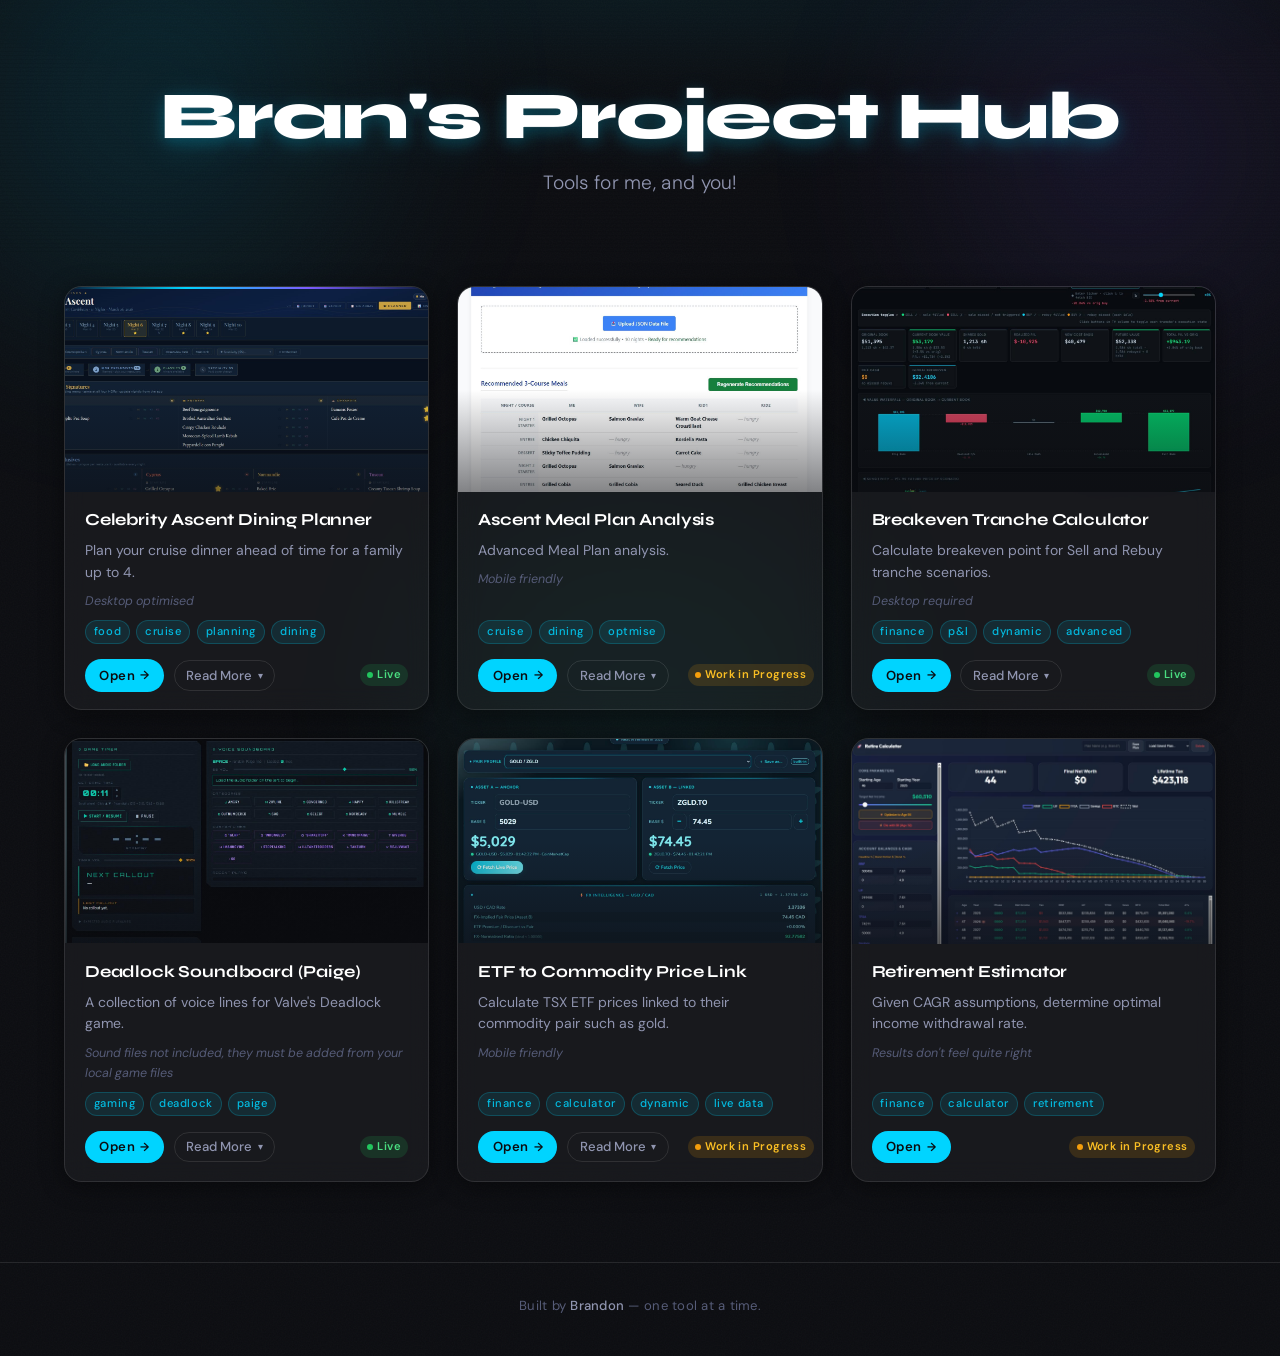
<file: index.html>
<!DOCTYPE html>
<html lang="en">
<head>
  <meta charset="UTF-8" />
  <meta name="viewport" content="width=device-width, initial-scale=1.0" />
  <title>Brandon's Project Hub</title>
  <meta name="description" content="Brandon's personal collection of tools and projects." />

  <!--
    Google Fonts:
      Syne       — bold, geometric display font for the hero title (coder-premium feel)
      DM Sans    — clean, highly legible UI font for body copy and cards
  -->
  <link rel="preconnect" href="https://fonts.googleapis.com" />
  <link rel="preconnect" href="https://fonts.gstatic.com" crossorigin />
  <link
    href="https://fonts.googleapis.com/css2?family=Syne:wght@700;800&family=DM+Sans:wght@300;400;500;600&display=swap"
    rel="stylesheet"
  />

  <link rel="stylesheet" href="styles.css" />
</head>
<body>

  <!-- 
       AMBIENT BACKGROUND ORBS
       Decorative gradient blobs placed in fixed position behind all content.
       Pure CSS/HTML — no JS needed. Enhance depth without distracting.
  = -->
  <div class="bg-orbs" aria-hidden="true">
    <div class="orb orb--cyan"></div>
    <div class="orb orb--violet"></div>
    <div class="orb orb--teal"></div>
  </div>

  <!-- 
       HERO / HEADER
       Contains the site title and subtitle pulled from JSON (site.title /
       site.subtitle). JS will also inject the subtitle so both are dynamic.
       The static text here is a no-JS fallback.
  = -->
  <header class="hero" role="banner">
    <div class="hero__inner">
      <h1 class="hero__title" id="site-title">Brandon's Project Hub</h1>
      <p  class="hero__subtitle" id="site-subtitle">Tools for me, and you!</p>
    </div>
    <!-- Decorative scanline overlay — pure aesthetic, hidden from a11y tree -->
    <div class="hero__scanlines" aria-hidden="true"></div>
  </header>

  <!-- 
       PROJECTS GRID
       Cards are injected here by app.js after the JSON loads.
       The loading state and error state are also rendered into this section.
  = -->
  <main class="projects-section" id="projects-section" role="main">
    <div class="projects-grid" id="projects-grid">
      <!-- Cards injected by app.js -->
    </div>
  </main>

  <!-- 
       FOOTER
       Static signature. Kept intentionally minimal per spec.
  = -->
  <footer class="site-footer" role="contentinfo">
    <p class="site-footer__text">
      Built by <span class="site-footer__name">Brandon</span>
      &mdash; one tool at a time.
    </p>
  </footer>

  <script src="app.js"></script>
</body>
</html>
</file>
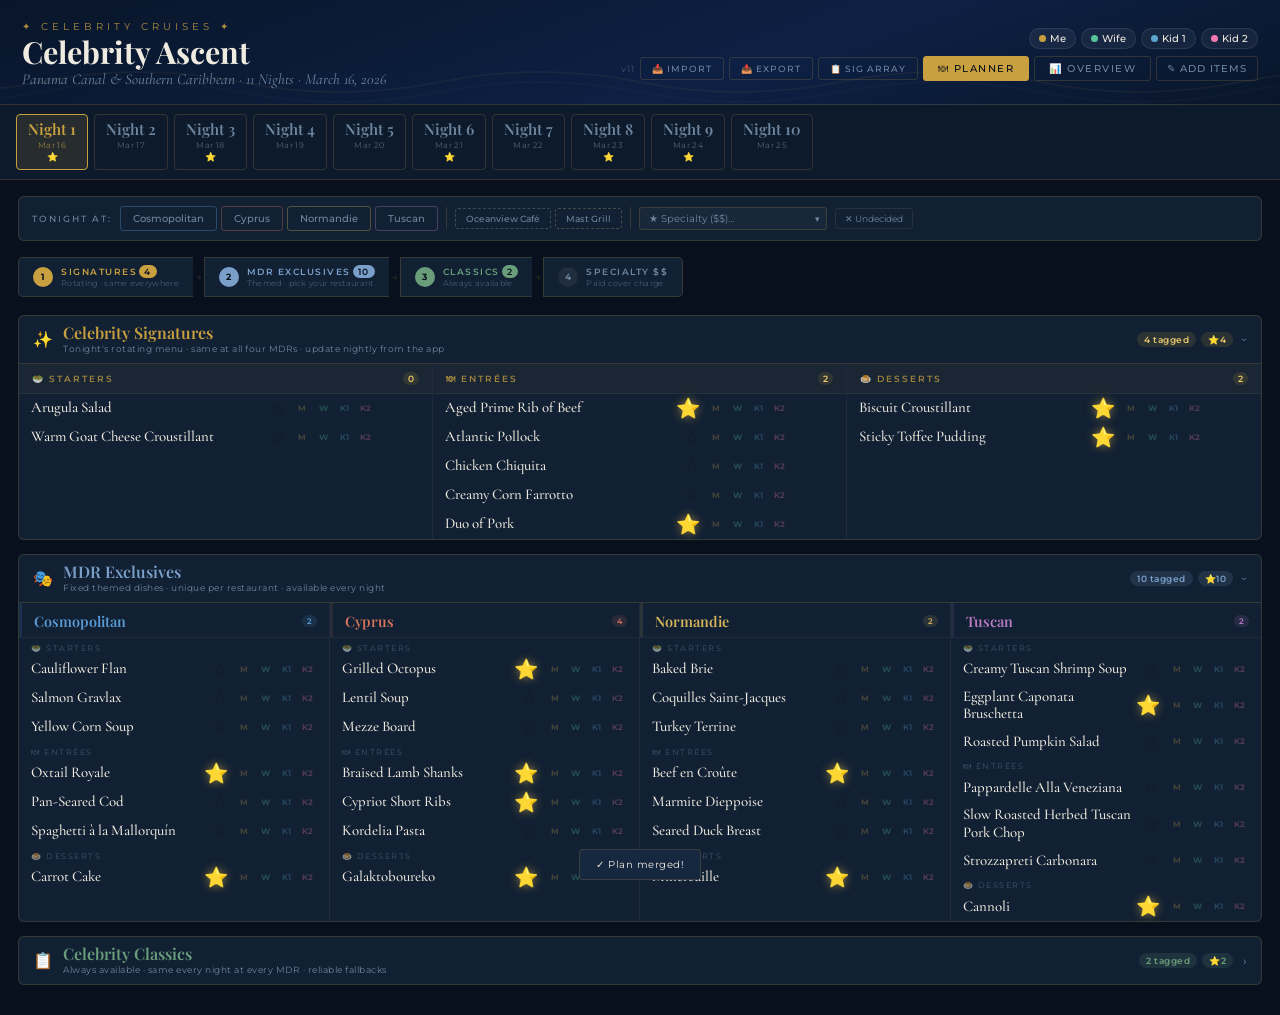
<file: projects/ascent-dining/index.html>
<!DOCTYPE html>
<html lang="en">
<head>
<meta charset="UTF-8">
<meta name="viewport" content="width=device-width, initial-scale=1.0">
<title>Celebrity Ascent — Dining Planner v11</title>
<link href="https://fonts.googleapis.com/css2?family=Playfair+Display:ital,wght@0,400;0,600;0,700;1,400&family=Cormorant+Garamond:ital,wght@0,400;0,500;0,600;1,400&family=Montserrat:wght@300;400;500;600&display=swap" rel="stylesheet">
<link rel="stylesheet" href="styles.css">
</head>
<body>

<!-- IMPORT MODAL -->
<div class="mo" id="mo-import">
  <div class="mb">
    <h3>📥 Import Saved Plan</h3>
    <p>Paste exported JSON below, or choose a <code>.json</code> file. This will <span style="color:#f07a7a">replace your current plan</span>.</p>
    <textarea class="mta" id="imp-ta" placeholder="Paste JSON here…"></textarea>
    <div class="mbtns">
      <button class="mbtn pri" onclick="doImportText()">✓ Import</button>
      <button class="mbtn" onclick="document.getElementById('imp-file').click()">📂 Choose File</button>
      <button class="mbtn red" onclick="closeMo('mo-import')">Cancel</button>
    </div>
  </div>
</div>
<input type="file" id="imp-file" accept=".json" onchange="handleFileImp(event)">

<!-- EXPORT DEFAULT_SIG MODAL -->
<div class="mo" id="mo-dsig">
  <div class="mb" style="max-width:700px">
    <h3>&#x1F4C4; Export Signatures Array</h3>
    <p style="font-size:.8rem;color:var(--muted)">Copy the block below and replace the <code>const DEFAULT_SIG = [...]</code> array in the HTML source file.</p>
    <textarea class="mta" id="dsig-ta" style="height:300px;font-family:monospace;font-size:.72rem;white-space:pre" readonly></textarea>
    <div class="mbtns">
      <button class="mbtn pri" onclick="(function(){var t=document.getElementById('dsig-ta');t.select();navigator.clipboard?navigator.clipboard.writeText(t.value).then(function(){toast('Copied to clipboard!');}):document.execCommand('copy');})()">&#x1F4CB; Copy</button>
      <button class="mbtn red" onclick="closeMo('mo-dsig')">Close</button>
    </div>
  </div>
</div>

<!-- HEADER -->
<div id="hdr">
  <div class="hi">
    <div class="hl">
      <div class="cel">✦ Celebrity Cruises ✦</div>
      <h1 class="sn">Celebrity Ascent</h1>
      <p class="ss">Panama Canal &amp; Southern Caribbean · 11 Nights · March 16, 2026</p>
    </div>
    <div class="hr">
      <div class="dl" id="diner-legend"></div>
      <div class="ha">
        <span class="ver">v11</span>
        <button class="iob imp" onclick="openMo('mo-import')">📥 Import</button>
        <button class="iob" onclick="doExport()">📤 Export</button>
        <button class="iob" onclick="exportDefaultSig()">📋 SIG Array</button>
        <button class="vtab on" onclick="setView('plan')">🍽 Planner</button>
        <button class="vtab" onclick="setView('sum')">📊 Overview</button>
        <button id="add-mode-btn" class="add-mode-btn" onclick="toggleAddMode()">✎ Add Items</button>
      </div>
    </div>
  </div>
</div>

<div id="rail"></div>

<div id="main">
  <!-- PLANNER VIEW -->
  <div id="v-plan">
    <div id="vbar">
      <span class="vbl">Tonight at:</span>
      <div class="vbtns" id="mdr-btns"></div>
      <div class="vdiv"></div>
      <div class="vbtns" id="buf-btns"></div>
      <div class="vdiv"></div>
      <div class="sp-wrap">
        <select class="sp-sel" id="sp-sel" onchange="setSpecialty(this.value)">
          <option value="">★ Specialty ($$)…</option>
        </select>
        <span class="sp-arr">▾</span>
      </div>
      <button class="clr" onclick="clearVenue()">✕ Undecided</button>
    </div>

    <div id="dflow"></div>

    <!-- SECTION 1: Signatures -->
    <div class="planner-section" id="sec-sig">
      <div class="ps-hdr" onclick="toggleSec('sig')">
        <span class="ps-icon">✨</span>
        <div class="ps-titles">
          <div class="ps-title" style="color:var(--sig)">Celebrity Signatures</div>
          <div class="ps-desc">Tonight's rotating menu · same at all four MDRs · update nightly from the app</div>
        </div>
        <div class="ps-badges" id="sig-badges"></div>
        <span class="ps-toggle open" id="tog-sig">›</span>
      </div>
      <div class="ps-body" id="body-sig">
        <div class="sig-grid" id="sig-grid"></div>
      </div>
    </div>

    <!-- SECTION 2: MDR Exclusives -->
    <div class="planner-section" id="sec-excl">
      <div class="ps-hdr" onclick="toggleSec('excl')">
        <span class="ps-icon">🎭</span>
        <div class="ps-titles">
          <div class="ps-title" style="color:var(--excl)">MDR Exclusives</div>
          <div class="ps-desc">Fixed themed dishes · unique per restaurant · available every night</div>
        </div>
        <div class="ps-badges" id="excl-badges"></div>
        <span class="ps-toggle open" id="tog-excl">›</span>
      </div>
      <div class="ps-body" id="body-excl">
        <div class="excl-grid" id="excl-grid"></div>
      </div>
    </div>

    <!-- SECTION 3: Classics -->
    <div class="planner-section" id="sec-cls">
      <div class="ps-hdr collapsed" onclick="toggleSec('cls')">
        <span class="ps-icon">📋</span>
        <div class="ps-titles">
          <div class="ps-title" style="color:var(--cls)">Celebrity Classics</div>
          <div class="ps-desc">Always available · same every night at every MDR · reliable fallbacks</div>
        </div>
        <div class="ps-badges" id="cls-badges"></div>
        <span class="ps-toggle" id="tog-cls">›</span>
      </div>
      <div class="ps-body" id="body-cls" style="display:none">
        <div class="cls-grid" id="cls-grid"></div>
      </div>
    </div>
  </div>

  <!-- SUMMARY VIEW -->
  <div id="v-sum">
    <div class="sum-sec">
      <div class="sum-t">🍽 Smart Meal Plan</div>
      <div id="sum-mealplan"></div>
    </div>
    <div class="sum-sec">
      <div class="sum-t">🗓 10-Night Schedule</div>
      <div style="border:1px solid var(--border);border-radius:6px;overflow:hidden">
        <div class="ov-hdr"><div>Night</div><div>Date</div><div>Venue</div><div>Best MDR Pick</div><div>Starred Items</div><div style="text-align:right">Tags</div></div>
        <div id="sum-grid"></div>
      </div>
    </div>
    <div class="sum-sec">
      <div class="sum-t">⭐ Featured / Must-Try Items</div>
      <div id="sum-feat"></div>
    </div>
    <div class="sum-sec">
      <div class="sum-t">🍽 Selections by Person &amp; Category</div>
      <div id="sum-catperson"></div>
    </div>
    <div class="sum-sec">
      <div class="sum-t">📊 Stats</div>
      <div class="stg" id="sum-stats"></div>
    </div>
  </div>
</div>

<div id="toast"></div>
<datalist id="sug"></datalist>



<script type="module" src="interaction.js" ></script>


</body>
</html>
</file>
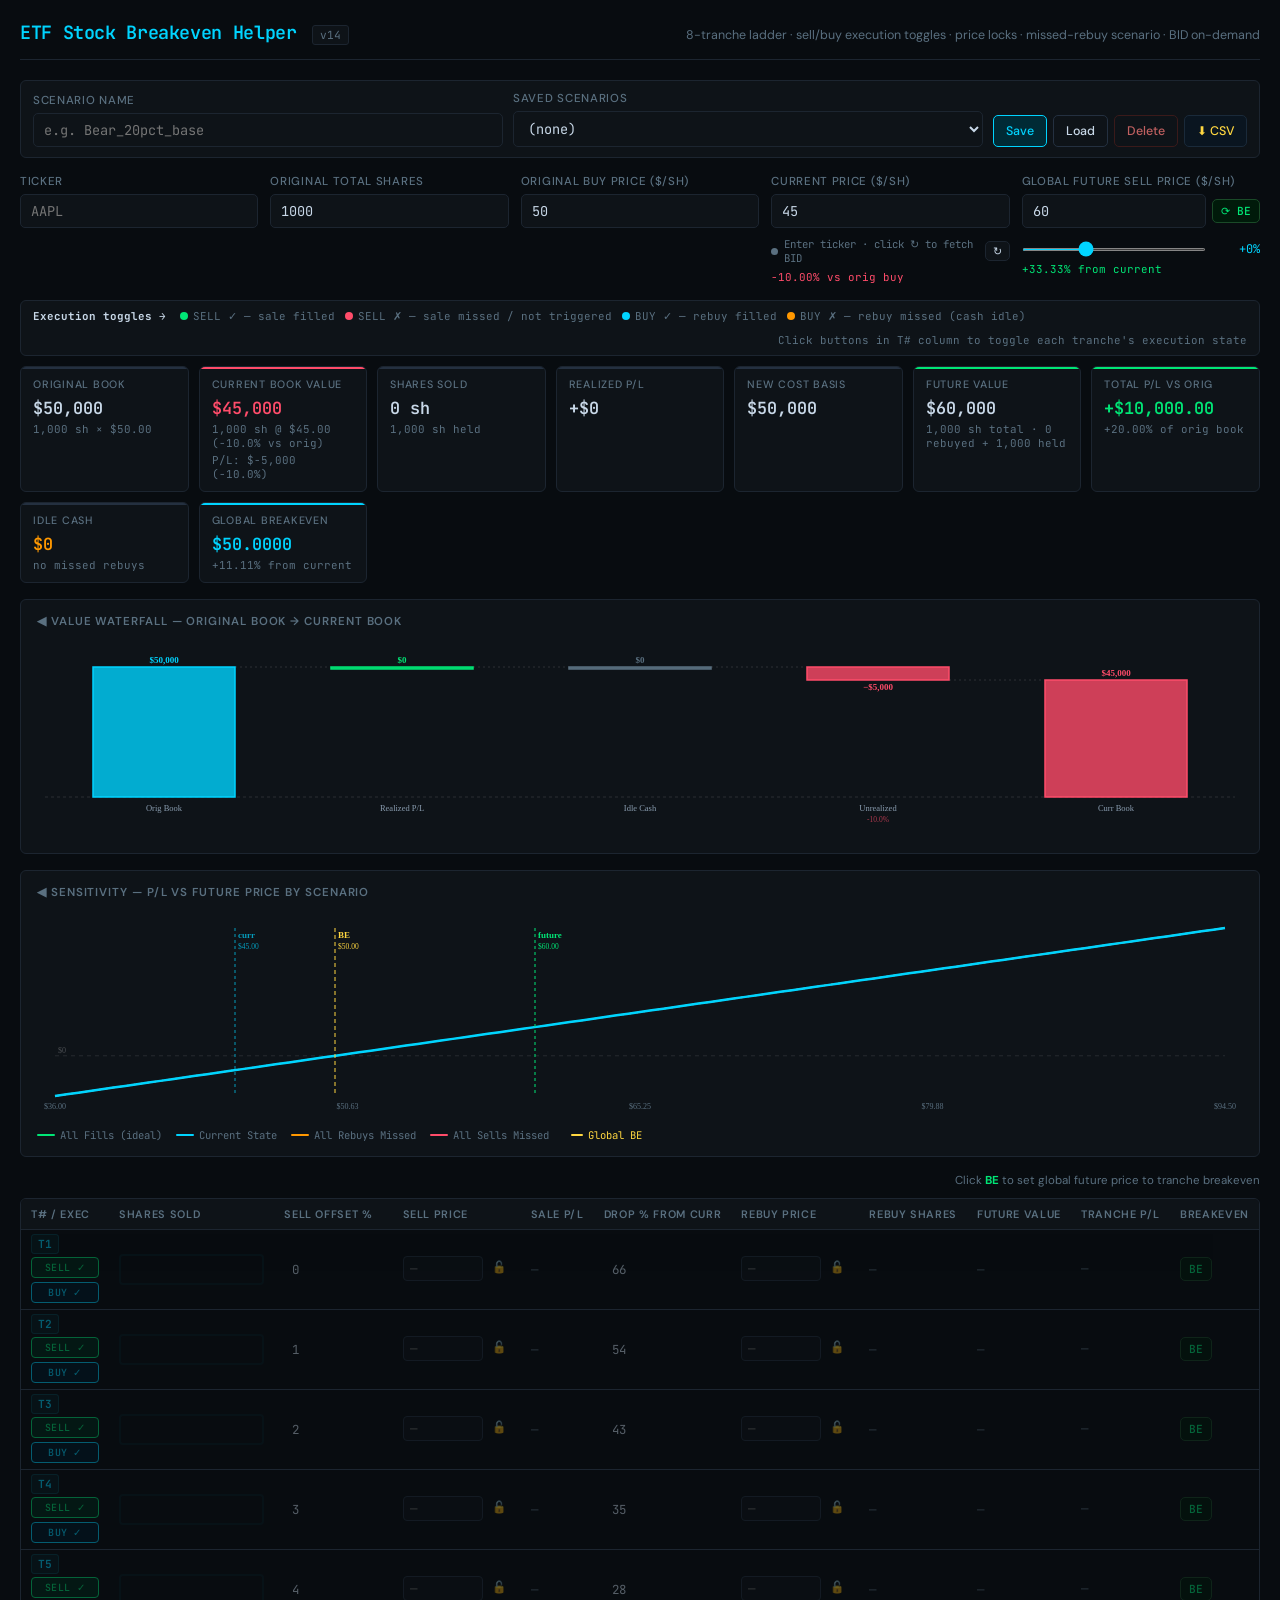
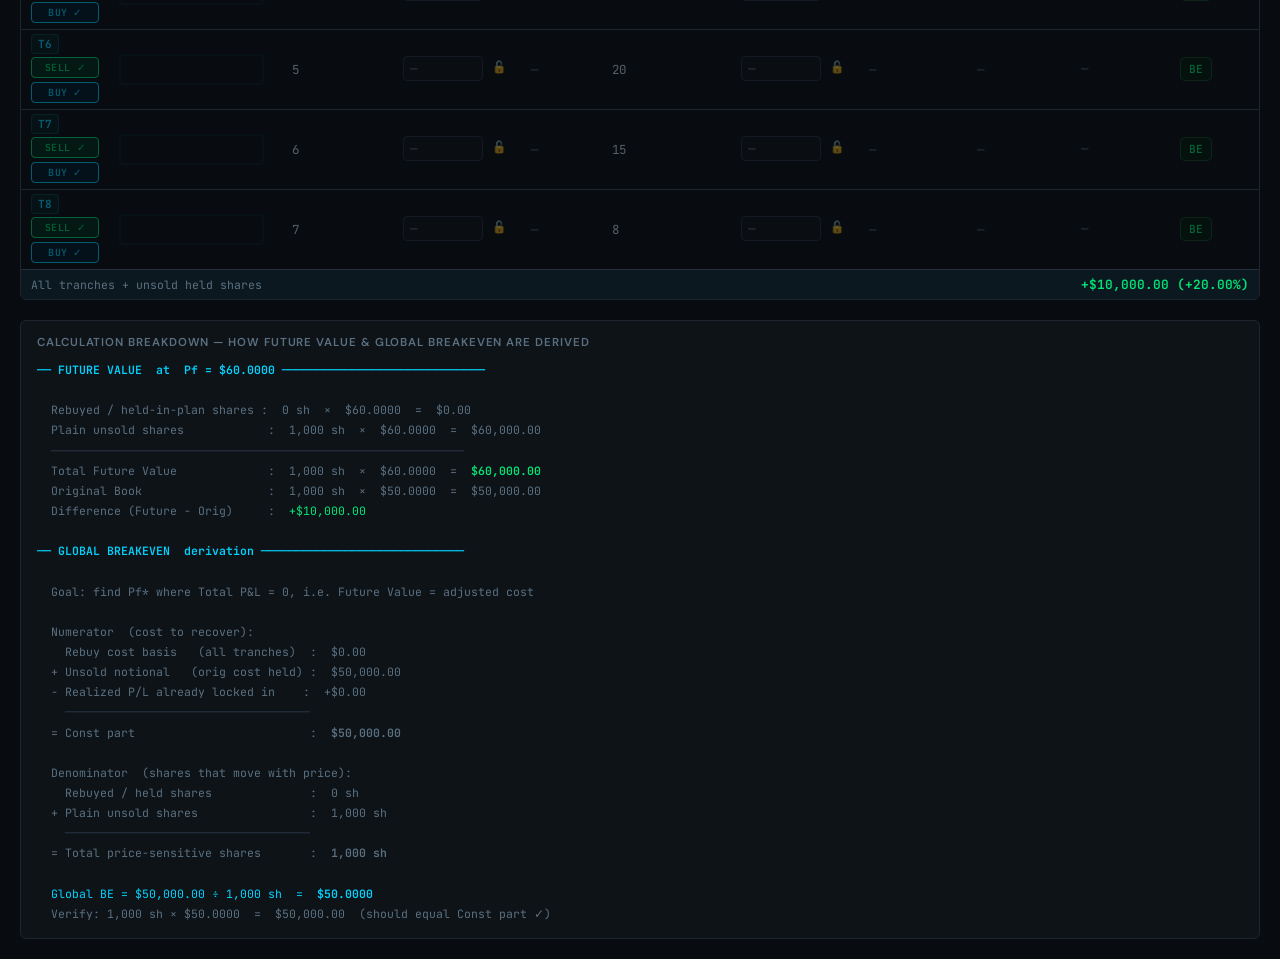
<file: projects/breakeven-tranche/index.html>
<!DOCTYPE html>
<html lang="en">
<head>
  <meta charset="UTF-8" />
  <title>ETF Stock Breakeven Helper</title>
  <link href="https://fonts.googleapis.com/css2?family=JetBrains+Mono:wght@400;600&family=DM+Sans:wght@300;400;500;600&display=swap" rel="stylesheet">
  <style>
    :root {
      --bg:       #080c10;
      --surface:  #0e1318;
      --border:   #1c2530;
      --border2:  #243040;
      --text:     #c8d8e8;
      --muted:    #5a7080;
      --accent:   #00d4ff;
      --green:    #00e676;
      --red:      #ff4c6a;
      --yellow:   #ffd740;
      --orange:   #ff9800;
      --mono:     'JetBrains Mono', monospace;
      --sans:     'DM Sans', sans-serif;
    }
    *, *::before, *::after { box-sizing: border-box; margin: 0; padding: 0; }
    body {
      font-family: var(--sans);
      background: var(--bg);
      color: var(--text);
      padding: 20px;
      min-height: 100vh;
      font-size: 14px;
    }
    .header {
      display: flex;
      align-items: baseline;
      gap: 16px;
      margin-bottom: 20px;
      border-bottom: 1px solid var(--border);
      padding-bottom: 14px;
      flex-wrap: wrap;
    }
    .header h1 { font-family: var(--mono); font-size: 1.15rem; font-weight: 600; color: var(--accent); letter-spacing: -0.02em; }
    .header .version { font-family: var(--mono); font-size: 0.7rem; color: var(--muted); background: var(--surface); border: 1px solid var(--border); padding: 2px 7px; border-radius: 3px; }
    .header .subtitle { font-size: 0.78rem; color: var(--muted); margin-left: auto; }
    .scenario-bar { display: flex; gap: 10px; align-items: flex-end; margin-bottom: 16px; padding: 10px 12px; background: var(--surface); border: 1px solid var(--border); border-radius: 6px; flex-wrap: wrap; }
    .scenario-bar .field { flex: 1; min-width: 140px; }
    .btn-group { display: flex; gap: 6px; align-items: flex-end; flex-wrap: wrap; }
    .inputs-row { display: grid; grid-template-columns: repeat(auto-fit, minmax(170px, 1fr)); gap: 12px; margin-bottom: 16px; }
    .field { display: flex; flex-direction: column; gap: 5px; }
    .field label { font-size: 0.72rem; font-weight: 500; color: var(--muted); text-transform: uppercase; letter-spacing: 0.06em; }
    input[type="number"], input[type="text"], select { font-family: var(--mono); font-size: 0.85rem; padding: 7px 10px; background: var(--surface); border: 1px solid var(--border); border-radius: 5px; color: var(--text); width: 100%; transition: border-color .15s; }
    input:focus, select:focus { outline: none; border-color: var(--accent); }
    .field .hint { font-size: 0.68rem; color: var(--muted); font-family: var(--mono); }
    .field .hint.pos { color: var(--green); }
    .field .hint.neg { color: var(--red); }
    .slider-row { display: flex; gap: 8px; align-items: center; }
    input[type="range"] { flex: 1; accent-color: var(--accent); height: 3px; }
    .slider-label { font-family: var(--mono); font-size: 0.75rem; color: var(--accent); min-width: 46px; text-align: right; }
    button { font-family: var(--sans); font-size: 0.78rem; font-weight: 500; padding: 7px 12px; border-radius: 5px; border: 1px solid var(--border2); background: var(--surface); color: var(--text); cursor: pointer; white-space: nowrap; transition: background .15s, border-color .15s; }
    button:hover { background: #151f2a; border-color: var(--accent); }
    button.primary { background: #002a35; border-color: var(--accent); color: var(--accent); }
    button.primary:hover { background: #003d4d; }
    button.be-btn { font-family: var(--mono); font-size: 0.7rem; padding: 4px 8px; background: #001a0a; border-color: #1a4a28; color: var(--green); }
    button.be-btn:hover { background: #002a14; border-color: var(--green); }
    button.danger { border-color: #3a1a1a; color: #c06060; }
    button.danger:hover { background: #2a0a0a; border-color: var(--red); }
    button.export-btn { border-color: #1a2a3a; color: var(--yellow); background: #0a1520; }
    button.export-btn:hover { background: #0f1e2a; border-color: var(--yellow); }

    /* ── Execution Toggle Buttons ── */
    .exec-btns { display: flex; flex-direction: column; gap: 4px; align-items: center; }
    .exec-btn {
      font-family: var(--mono);
      font-size: 0.62rem;
      padding: 3px 7px;
      border-radius: 4px;
      border: 1px solid var(--border2);
      background: var(--surface);
      color: var(--muted);
      cursor: pointer;
      transition: all .15s;
      width: 68px;
      text-align: center;
      letter-spacing: 0.03em;
    }
    .exec-btn.sell-done   { background: #002a1a; border-color: var(--green);  color: var(--green);  }
    .exec-btn.sell-missed { background: #2a0a0a; border-color: var(--red);    color: var(--red);    }
    .exec-btn.buy-done    { background: #001a2a; border-color: var(--accent); color: var(--accent); }
    .exec-btn.buy-missed  { background: #2a1500; border-color: var(--orange); color: var(--orange); }
    .exec-btn:hover { filter: brightness(1.3); }

    /* scenario legend */
    .exec-legend {
      display: flex; gap: 10px; flex-wrap: wrap;
      margin-bottom: 10px;
      padding: 8px 12px;
      background: var(--surface);
      border: 1px solid var(--border);
      border-radius: 6px;
      font-size: 0.68rem;
      font-family: var(--mono);
      color: var(--muted);
      align-items: center;
    }
    .exec-legend span { display: flex; align-items: center; gap: 5px; }
    .dot { width: 8px; height: 8px; border-radius: 50%; flex-shrink: 0; }
    .dot.g { background: var(--green); }
    .dot.r { background: var(--red); }
    .dot.b { background: var(--accent); }
    .dot.o { background: var(--orange); }

    /* stat cards */
    .stat-cards { display: grid; grid-template-columns: repeat(auto-fit, minmax(155px, 1fr)); gap: 10px; margin-bottom: 16px; }
    .stat-card { background: var(--surface); border: 1px solid var(--border); border-radius: 6px; padding: 10px 12px; position: relative; overflow: hidden; }
    .stat-card::before { content: ''; position: absolute; top: 0; left: 0; right: 0; height: 2px; }
    .stat-card.neutral::before { background: var(--border2); }
    .stat-card.pos::before    { background: var(--green); }
    .stat-card.neg::before    { background: var(--red); }
    .stat-card.accent::before { background: var(--accent); }
    .stat-card.warn::before   { background: var(--orange); }
    .stat-card .label { font-size: 0.67rem; font-weight: 500; color: var(--muted); text-transform: uppercase; letter-spacing: 0.07em; margin-bottom: 6px; }
    .stat-card .value { font-family: var(--mono); font-size: 1.05rem; font-weight: 600; color: var(--text); }
    .stat-card .value.pos    { color: var(--green); }
    .stat-card .value.neg    { color: var(--red); }
    .stat-card .value.accent { color: var(--accent); }
    .stat-card .value.warn   { color: var(--orange); }
    .stat-card .sub { font-family: var(--mono); font-size: 0.68rem; color: var(--muted); margin-top: 3px; }

    /* chart */
    .chart-wrap { background: var(--surface); border: 1px solid var(--border); border-radius: 6px; padding: 14px 16px; margin-bottom: 16px; }
    .chart-title { font-size: 0.72rem; font-weight: 600; text-transform: uppercase; letter-spacing: 0.08em; color: var(--muted); margin-bottom: 10px; }
    #waterfallChart, #sensitivityChart { width: 100%; display: block; }

    /* table */
    .table-wrap { overflow-x: auto; border: 1px solid var(--border); border-radius: 6px; }
    table { width: 100%; border-collapse: collapse; font-size: 0.78rem; }
    thead tr { background: var(--surface); position: sticky; top: 0; z-index: 2; }
    th { padding: 8px 10px; text-align: left; font-weight: 600; font-size: 0.68rem; text-transform: uppercase; letter-spacing: 0.06em; color: var(--muted); border-bottom: 1px solid var(--border); white-space: nowrap; }
    td { padding: 6px 10px; border-bottom: 1px solid var(--border); vertical-align: middle; }
    tr:last-child td { border-bottom: none; }
    tbody tr { transition: background .1s; }
    tbody tr:hover { background: rgba(255,255,255,.025); }
    tbody tr.inactive { opacity: .4; }
    tbody tr.active   { border-left: 2px solid var(--accent); }
    tbody tr.sell-missed-row { border-left: 2px solid var(--red) !important; }
    tbody tr.buy-missed-row  { border-left: 2px solid var(--orange) !important; }
    tbody tr.both-missed-row { border-left: 2px solid #888 !important; }

    .tranche-badge { font-family: var(--mono); font-size: 0.7rem; font-weight: 600; color: var(--accent); background: rgba(0,212,255,.08); border: 1px solid rgba(0,212,255,.2); padding: 2px 6px; border-radius: 3px; }

    td input[type="number"] { font-family: var(--mono); font-size: 0.78rem; padding: 4px 7px; background: transparent; border: 1px solid transparent; border-radius: 4px; color: var(--text); width: 100%; min-width: 70px; transition: border-color .1s, background .1s; }
    td input[type="number"]:hover  { border-color: var(--border2); }
    td input[type="number"]:focus  { outline: none; background: var(--surface); border-color: var(--accent); }

    .mono { font-family: var(--mono); }
    .pos  { color: var(--green); }
    .neg  { color: var(--red); }
    .dim  { color: var(--muted); }
    .warn { color: var(--orange); }

    .be-price-tag { font-family: var(--mono); font-size: 0.65rem; color: var(--yellow); margin-top: 2px; }
    .to-be-tag    { font-family: var(--mono); font-size: 0.65rem; color: var(--muted);  margin-top: 1px; }

    tfoot tr td { background: #0c1820; font-weight: 600; border-top: 1px solid var(--border2); border-bottom: none; font-family: var(--mono); font-size: 0.8rem; }

td .t-shares {
  border: 2px solid rgba(0,212,255,.08) !important;  /* Visible default border; swap #ccc for var(--border2) */
  padding: 5px !important;
  box-sizing: border-box !important;
  transition: border-color .1s, background .1s !important;
}

td .t-shares:hover {
  border-color: var(--border2) !important;
}

td .t-shares:focus {
  outline: none !important;
  background: var(--surface) !important;
  border-color: var(--accent) !important;
}

    .price-fetch { display: flex; align-items: center; gap: 6px; margin-top: 4px; }
    .price-fetch .status-dot { width: 7px; height: 7px; border-radius: 50%; background: var(--muted); flex-shrink: 0; transition: background .3s; }
    .price-fetch .status-dot.live    { background: var(--green);  animation: pulse 2s infinite; }
    .price-fetch .status-dot.error   { background: var(--red); }
    .price-fetch .status-dot.loading { background: var(--yellow); animation: pulse .6s infinite; }
    .price-fetch .status-text { font-family: var(--mono); font-size: 0.67rem; color: var(--muted); }
    .price-fetch button { font-size: 0.67rem; padding: 2px 7px; border-color: var(--border); }
    @keyframes pulse { 0%,100%{opacity:1} 50%{opacity:.3} }

    /* ── Lock buttons (sell price / rebuy price per tranche) ── */
    .lock-btn {
      font-size: 0.72rem;
      padding: 1px 4px;
      border-radius: 3px;
      border: 1px solid transparent;
      background: transparent;
      cursor: pointer;
      color: var(--muted);
      line-height: 1.4;
      flex-shrink: 0;
      transition: all .15s;
    }
    .lock-btn:hover { border-color: var(--border2); background: var(--surface); filter: brightness(1.4); }
    .lock-btn.locked {
      color: var(--yellow);
      border-color: rgba(255,215,64,.5);
      background: rgba(255,215,64,.07);
    }
    .price-cell { display: flex; align-items: center; gap: 4px; }
    td input.t-sellPrice, td input.t-rebuy {
      width: 80px; padding: 3px 6px; min-width: 64px;
      background: var(--surface) !important;
      border: 1px solid var(--border2) !important;
      border-radius: 4px;
    }
    td input.t-sellPrice:focus, td input.t-rebuy:focus {
      border-color: var(--accent) !important;
      outline: none;
    }
    td input.t-sellPrice.locked, td input.t-rebuy.locked {
      border-color: rgba(255,215,64,0.5) !important;
      background: rgba(255,215,64,0.07) !important;
    }
    .t-sellValue, .t-rebuyValue { font-family: var(--mono); font-size: 0.64rem; color: var(--muted); margin-top: 2px; }

    .mt8 { margin-top: 8px; }
    .flex-end { display:flex; justify-content:flex-end; gap:8px; margin-bottom:10px; align-items:center; flex-wrap:wrap; }

    /* ── Calculation breakdown panel ── */
    .breakdown-wrap {
      margin-top: 20px;
      background: var(--surface);
      border: 1px solid var(--border);
      border-radius: 6px;
      padding: 14px 16px;
    }
    .breakdown-title {
      font-size: 0.72rem;
      font-weight: 600;
      text-transform: uppercase;
      letter-spacing: 0.08em;
      color: var(--muted);
      margin-bottom: 10px;
    }
    #calcBreakdown {
      font-family: var(--mono);
      font-size: 0.76rem;
      color: var(--text);
      line-height: 1.75;
      white-space: pre;
      overflow-x: auto;
    }
    .idle-cash-bar {
      display: none;
      background: #1a0f00;
      border: 1px solid var(--orange);
      border-radius: 6px;
      padding: 8px 14px;
      margin-bottom: 14px;
      font-family: var(--mono);
      font-size: 0.78rem;
      color: var(--orange);
      gap: 14px;
      flex-wrap: wrap;
      align-items: center;
    }
    .idle-cash-bar.visible { display: flex; }
    .idle-cash-bar strong { color: var(--yellow); }
  </style>
</head>
<body>

  <div class="header">
    <h1>ETF Stock Breakeven Helper</h1>
    <span class="version">v14</span>
    <span class="subtitle">8-tranche ladder · sell/buy execution toggles · price locks · missed-rebuy scenario · BID on-demand</span>
  </div>

  <div class="scenario-bar">
    <div class="field">
      <label>Scenario name</label>
      <input id="scenarioName" type="text" placeholder="e.g. Bear_20pct_base">
    </div>
    <div class="field">
      <label>Saved scenarios</label>
      <select id="scenarioSelect"><option value="">(none)</option></select>
    </div>
    <div class="btn-group">
      <button id="saveScenarioBtn" class="primary">Save</button>
      <button id="loadScenarioBtn">Load</button>
      <button id="deleteScenarioBtn" class="danger">Delete</button>
      <button id="exportBtn" class="export-btn">⬇ CSV</button>
    </div>
  </div>

  <div class="inputs-row">
    <div class="field">
      <label>Ticker</label>
      <input id="ticker" type="text" placeholder="AAPL" style="text-transform:uppercase">
    </div>
    <div class="field">
      <label>Original total shares</label>
      <input id="origShares" type="number" value="1000" min="1" step="1">
    </div>
    <div class="field">
      <label>Original buy price ($/sh)</label>
      <input id="origPrice" type="number" value="50" min="0" step="0.05">
    </div>
    <div class="field">
      <label>Current price ($/sh)</label>
      <input id="currentPrice" type="number" value="45" min="0" step="0.01">
      <div class="price-fetch">
        <div class="status-dot" id="priceDot"></div>
        <span class="status-text" id="priceStatus">Enter ticker · click ↻ to fetch BID</span>
        <button id="fetchNowBtn" title="Fetch now">↻</button>
      </div>
      <div class="hint" id="currentVsOrigHint"></div>
    </div>
    <div class="field">
      <label>Global future sell price ($/sh)</label>
      <div style="display:flex;gap:6px;align-items:center;">
        <input id="futurePrice" type="number" value="60" min="0" step="0.5" style="flex:1;">
        <button class="be-btn" id="globalBreakevenBtn">⟳ BE</button>
      </div>
      <div class="slider-row mt8">
        <input id="futurePriceSlider" type="range" min="-50" max="100" step="1" value="0">
        <span class="slider-label" id="futurePriceSliderLabel">+0%</span>
      </div>
      <div class="hint" id="futurePctHint"></div>
    </div>
  </div>

  <!-- Execution Legend -->
  <div class="exec-legend">
    <strong style="color:var(--text);margin-right:4px;">Execution toggles →</strong>
    <span><span class="dot g"></span>SELL ✓ — sale filled</span>
    <span><span class="dot r"></span>SELL ✗ — sale missed / not triggered</span>
    <span><span class="dot b"></span>BUY ✓ — rebuy filled</span>
    <span><span class="dot o"></span>BUY ✗ — rebuy missed (cash idle)</span>
    <span style="margin-left:auto;color:var(--muted);">Click buttons in T# column to toggle each tranche's execution state</span>
  </div>

  <!-- Idle Cash Warning -->
  <div class="idle-cash-bar" id="idleCashBar">
    ⚠ Idle cash from missed rebuys: <strong id="idleCashAmt">$0</strong>
    &nbsp;|&nbsp; Locked-in loss on sold shares: <strong id="lockedLossAmt">$0</strong>
    &nbsp;|&nbsp; Shares no longer held: <strong id="missedShares">0 sh</strong>
  </div>

  <!-- Stat Cards -->
  <div class="stat-cards" id="statCards">
    <div class="stat-card neutral">
      <div class="label">Original Book</div>
      <div class="value" id="sc-origBook">—</div>
      <div class="sub" id="sc-origBookSub">—</div>
    </div>
    <div class="stat-card neutral" id="sc-currBookCard">
      <div class="label">Current Book Value</div>
      <div class="value" id="sc-currBook">—</div>
      <div class="sub" id="sc-currBookSub">—</div>
      <div class="sub" id="sc-currBookPL" style="margin-top:3px;">—</div>
    </div>
    <div class="stat-card neutral">
      <div class="label">Shares Sold</div>
      <div class="value" id="sc-sold">—</div>
      <div class="sub" id="sc-soldSub">—</div>
    </div>
    <div class="stat-card neutral">
      <div class="label">Realized P/L</div>
      <div class="value" id="sc-realizedPL">—</div>
    </div>
    <div class="stat-card neutral">
      <div class="label">New Cost Basis</div>
      <div class="value" id="sc-newBasis">—</div>
    </div>
    <div class="stat-card neutral">
      <div class="label">Future Value</div>
      <div class="value" id="sc-futureVal">—</div>
      <div class="sub" id="sc-futureValSub">— sh total held</div>
      <div class="sub" id="sc-futureValIdleSub" style="display:none;"></div>
    </div>
    <div class="stat-card neutral" id="sc-totalPLCard">
      <div class="label">Total P/L vs Orig</div>
      <div class="value" id="sc-totalPL">—</div>
      <div class="sub" id="sc-totalPLSub">—</div>
      <div class="sub" id="sc-totalPLIdleSub" style="display:none;"></div>
    </div>
    <div class="stat-card neutral" id="sc-idleCashCard">
      <div class="label">Idle Cash</div>
      <div class="value warn" id="sc-idleCash">—</div>
      <div class="sub" id="sc-idleCashSub">from missed rebuys</div>
    </div>
    <div class="stat-card accent">
      <div class="label">Global Breakeven</div>
      <div class="value accent" id="sc-globalBE">—</div>
      <div class="sub" id="sc-globalBESub">—</div>
      <div class="sub" id="sc-globalBEIdleSub" style="display:none;color:var(--accent);font-weight:600;"></div>
    </div>
  </div>

  <!-- Charts -->
  <div class="chart-wrap">
    <div class="chart-title">&#9664; Value Waterfall &mdash; Original Book &rarr; Current Book</div>
    <canvas id="waterfallChart" style="width:100%;height:200px;display:block;"></canvas>
  </div>
  <div class="chart-wrap">
    <div class="chart-title">&#9664; Sensitivity &mdash; P/L vs Future Price by Scenario</div>
    <canvas id="sensitivityChart" style="width:100%;height:210px;display:block;"></canvas>
    <div id="sensLegend" style="display:flex;flex-wrap:wrap;gap:14px;margin-top:8px;font-family:var(--mono);font-size:0.66rem;color:var(--muted);"></div>
  </div>

  <!-- Table -->
  <div class="flex-end">
    <span style="font-size:0.72rem;color:var(--muted);">Click <strong style="color:var(--green)">BE</strong> to set global future price to tranche breakeven</span>
  </div>
  <div class="table-wrap">
    <table>
      <thead>
        <tr>
          <th>T# / Exec</th>
          <th>Shares sold</th>
          <th>Sell offset %</th>
          <th>Sell price</th>
          <th>Sale P/L</th>
          <th>Drop % from curr</th>
          <th>Rebuy price</th>
          <th>Rebuy shares</th>
          <th>Future value</th>
          <th>Tranche P/L</th>
          <th>Breakeven</th>
        </tr>
      </thead>
      <tbody id="trancheBody"></tbody>
      <tfoot>
        <tr>
          <td colspan="9" style="color:var(--muted);font-size:0.72rem;font-weight:400;">All tranches + unsold held shares</td>
          <td id="totalPLCell" colspan="2">—</td>
        </tr>
      </tfoot>
    </table>
  </div>

  <!-- Calculation Breakdown -->
  <div class="breakdown-wrap">
    <div class="breakdown-title">Calculation Breakdown — How Future Value &amp; Global Breakeven are derived</div>
    <pre id="calcBreakdown" style="color:var(--muted);font-size:0.72rem;">Enter values above to see the step-by-step derivation.</pre>
  </div>

  <script>
    const NUM_TRANCHES = 8;
    const STORAGE_KEY  = 'stockRepairScenarios_v3';

    const defaultDrops   = [66, 54, 43, 35, 28, 20, 15, 8];
    const defaultOffsets = [0,  1,  2,  3,  4,  5,  6,  7];

    const $ = id => document.getElementById(id);

    const origSharesEl          = $('origShares');
    const origPriceEl           = $('origPrice');
    const currentPriceEl        = $('currentPrice');
    const futurePriceEl         = $('futurePrice');
    const scenarioNameEl        = $('scenarioName');
    const scenarioSelectEl      = $('scenarioSelect');
    const globalBEBtn           = $('globalBreakevenBtn');
    const futurePriceSlider     = $('futurePriceSlider');
    const futurePriceSliderLabel= $('futurePriceSliderLabel');
    const trancheBodyEl         = $('trancheBody');
    const wfCanvas   = document.getElementById('waterfallChart');
    const wfCtx      = wfCanvas.getContext('2d');
    const sensCanvas = document.getElementById('sensitivityChart');
    const sensCtx    = sensCanvas.getContext('2d');

    let baseFuturePrice = Number(futurePriceEl.value) || 60;

    // Execution state per tranche: 'pending' | 'sell_done' | 'sell_missed' | 'buy_missed'
    // We track sell and buy independently
    // sellState: true=done, false=missed
    // buyState:  true=done, false=missed
    // When shares=0, states are irrelevant
    const execState = Array.from({length: NUM_TRANCHES}, () => ({
      sellDone: true,
      buyDone:  true
    }));

    // Per-tranche price locks: freeze sell/rebuy price independent of current price changes
    const lockState = Array.from({length: NUM_TRANCHES}, () => ({
      sellLocked: false, sellLockedPrice: null,
      rebuyLocked: false, rebuyLockedPrice: null,
    }));

    function fmt(n, d=2)       { if (!isFinite(n)) return '—'; return Number(n).toLocaleString(undefined, {minimumFractionDigits:d, maximumFractionDigits:d}); }
    function fmtDollar(n, d=0) { return '$' + fmt(n, d); }
    function fmtPct(n, d=2)    { return (n>=0?'+':'') + fmt(n,d) + '%'; }

    function resetSlider() {
      baseFuturePrice = Number(futurePriceEl.value) || 0;
      futurePriceSlider.value = 0;
      futurePriceSliderLabel.textContent = '+0%';
    }

    // ── Build rows ──────────────────────────────────────────────────────
    function createTrancheRow(i) {
      const tr = document.createElement('tr');
      tr.dataset.idx = i;
      tr.innerHTML = `
        <td>
          <span class="tranche-badge">T${i+1}</span>
          <div class="exec-btns" style="margin-top:5px;">
            <button class="exec-btn sell-btn sell-done" data-i="${i}" title="Toggle: Did the SELL execute?">SELL ✓</button>
            <button class="exec-btn buy-btn  buy-done"  data-i="${i}" title="Toggle: Did the REBUY trigger?">BUY ✓</button>
          </div>
        </td>
        <td><input type="number" class="t-shares" min="0" step="1" value=""></td>
        <td><input type="number" class="t-sellOffset" min="-100" max="100" step="0.5" value="${defaultOffsets[i]??0}"></td>
        <td><div class="price-cell"><input type="number" class="t-sellPrice mono" step="0.01" placeholder="—"><button class="lock-btn t-sellLock" data-i="${i}" title="Lock sell price so it stops updating">🔓</button></div><div class="t-sellValue"></div></td>
        <td><span class="t-loss mono dim">—</span></td>
        <td><input type="number" class="t-drop" min="0" max="99" step="0.5" value="${defaultDrops[i]??40}"></td>
        <td><div class="price-cell"><input type="number" class="t-rebuy mono" step="0.01" placeholder="—"><button class="lock-btn t-rebuyLock" data-i="${i}" title="Lock rebuy price so it stops updating">🔓</button></div><div class="t-rebuyValue"></div></td>
        <td><span class="t-rebuyshares mono dim">—</span></td>
        <td><span class="t-future mono dim">—</span></td>
        <td><span class="t-pl mono dim">—</span><div class="t-scenario-tag" style="font-family:var(--mono);font-size:0.62rem;margin-top:2px;"></div></td>
        <td>
          <button class="be-btn t-beBtn">BE</button>
          <div class="be-price-tag t-bePrice"></div>
          <div class="to-be-tag t-toBE"></div>
        </td>
      `;
      trancheBodyEl.appendChild(tr);

      // Sell toggle
      tr.querySelector('.sell-btn').addEventListener('click', () => {
        execState[i].sellDone = !execState[i].sellDone;
        recalc();
      });
      // Buy toggle
      tr.querySelector('.buy-btn').addEventListener('click', () => {
        execState[i].buyDone = !execState[i].buyDone;
        recalc();
      });
      // Sell price lock
      tr.querySelector('.t-sellLock').addEventListener('click', () => {
        const ls = lockState[i];
        if (!ls.sellLocked) {
          const Pc2 = Number(currentPriceEl.value) || 0;
          const off = Number(tr.querySelector('.t-sellOffset').value) || 0;
          ls.sellLockedPrice = Pc2 * (1 + off / 100);
          ls.sellLocked = true;
        } else {
          ls.sellLocked = false;
          ls.sellLockedPrice = null;
        }
        recalc();
      });
      // Rebuy price lock
      tr.querySelector('.t-rebuyLock').addEventListener('click', () => {
        const ls = lockState[i];
        if (!ls.rebuyLocked) {
          const Pc2 = Number(currentPriceEl.value) || 0;
          const d2  = Number(tr.querySelector('.t-drop').value) || 0;
          ls.rebuyLockedPrice = Pc2 * (1 - d2 / 100);
          ls.rebuyLocked = true;
        } else {
          ls.rebuyLocked = false;
          ls.rebuyLockedPrice = null;
        }
        recalc();
      });

      // Direct sell price edit → back-calculate Sell Offset % (2 dp)
      tr.querySelector('.t-sellPrice').addEventListener('input', function() {
        const Pc2 = Number(currentPriceEl.value) || 0;
        const newP = parseFloat(this.value);
        if (!isNaN(newP) && newP > 0 && Pc2 > 0) {
          tr.querySelector('.t-sellOffset').value = ((newP - Pc2) / Pc2 * 100).toFixed(2);
          lockState[i].sellLocked = true;
          lockState[i].sellLockedPrice = newP;
        }
        recalc();
      });

      // Direct rebuy price edit → back-calculate Drop % from curr (2 dp)
      tr.querySelector('.t-rebuy').addEventListener('input', function() {
        const Pc2 = Number(currentPriceEl.value) || 0;
        const newP = parseFloat(this.value);
        if (!isNaN(newP) && newP > 0 && Pc2 > 0) {
          tr.querySelector('.t-drop').value = Math.max(0, (Pc2 - newP) / Pc2 * 100).toFixed(2);
          lockState[i].rebuyLocked = true;
          lockState[i].rebuyLockedPrice = newP;
        }
        recalc();
      });
    }

    for (let i=0; i<NUM_TRANCHES; i++) createTrancheRow(i);

    const tranches = Array.from(trancheBodyEl.querySelectorAll('tr')).map(row => ({
      row,
      sharesInput:     row.querySelector('.t-shares'),
      sellOffsetInput: row.querySelector('.t-sellOffset'),
      sellPriceSpan:   row.querySelector('.t-sellPrice'),
      lossSpan:        row.querySelector('.t-loss'),
      dropInput:       row.querySelector('.t-drop'),
      rebuySpan:       row.querySelector('.t-rebuy'),
      rebuySharesSpan: row.querySelector('.t-rebuyshares'),
      futureSpan:      row.querySelector('.t-future'),
      plSpan:          row.querySelector('.t-pl'),
      scenarioTag:     row.querySelector('.t-scenario-tag'),
      beBtn:           row.querySelector('.t-beBtn'),
      bePriceDiv:      row.querySelector('.t-bePrice'),
      toBEDiv:         row.querySelector('.t-toBE'),
      sellBtn:         row.querySelector('.sell-btn'),
      buyBtn:          row.querySelector('.buy-btn'),
      sellLockBtn:     row.querySelector('.t-sellLock'),
      sellValueDiv:    row.querySelector('.t-sellValue'),
      rebuyLockBtn:    row.querySelector('.t-rebuyLock'),
      rebuyValueDiv:   row.querySelector('.t-rebuyValue'),
    }));

    // ── Core compute ─────────────────────────────────────────────────────
    function computeAll() {
      const N0 = Number(origSharesEl.value)   || 0;
      const P0 = Number(origPriceEl.value)    || 0;
      const Pc = Number(currentPriceEl.value) || 0;
      const Pf = Number(futurePriceEl.value)  || 0;
      const V0 = N0 * P0;

      const curHint = $('currentVsOrigHint');
      if (P0>0 && Pc>0) {
        const pct = (Pc-P0)/P0*100;
        curHint.textContent = fmtPct(pct) + ' vs orig buy';
        curHint.className = 'hint ' + (pct>=0?'pos':'neg');
      } else { curHint.textContent=''; curHint.className='hint'; }

      const fHint = $('futurePctHint');
      if (Pc>0 && Pf>0) {
        const pct = (Pf-Pc)/Pc*100;
        fHint.textContent = fmtPct(pct) + ' from current';
        fHint.className = 'hint ' + (pct>=0?'pos':'neg');
      } else { fHint.textContent=''; fHint.className='hint'; }

      // Clamp total sold
      let totalSharesSold = tranches.reduce((s,t)=>s+(Number(t.sharesInput.value)||0),0);
      if (totalSharesSold > N0) {
        let excess = totalSharesSold - N0;
        for (let i=tranches.length-1; i>=0&&excess>0; i--) {
          const t  = tranches[i];
          const Ns = Number(t.sharesInput.value)||0;
          if (Ns>0) { const nNs=Math.max(0,Ns-excess); excess-=(Ns-nNs); t.sharesInput.value=nNs; }
        }
      }
      totalSharesSold = tranches.reduce((s,t)=>s+(Number(t.sharesInput.value)||0),0);

      // ── Per-tranche compute with exec states ──
      let totalRealizedPL   = 0;
      let totalOrigBook     = 0;
      let totalRebuyBook    = 0;
      let totalFutureValue  = 0;
      let totalPL_tranches  = 0;
      let sumRebuyShares    = 0;
      let totalIdleCash     = 0;
      let totalLockedLoss   = 0;
      let totalMissedShares = 0;
      // Unsold = shares never touched by any plan
      let unsoldShares = Math.max(0, N0 - totalSharesSold);

      // Shares "returned" to held pool because sell missed
      let extraHeldShares = 0;

      const trancheData = tranches.map((t, i) => {
        const Ns        = Number(t.sharesInput.value)    ||0;
        const offsetPct = Number(t.sellOffsetInput.value)||0;
        const d         = Number(t.dropInput.value)      ||0;
        if (Ns<=0||N0<=0||P0<=0||Pc<=0) return null;

        const ls = lockState[i];
        const Ps = (ls.sellLocked  && ls.sellLockedPrice  != null) ? ls.sellLockedPrice  : Pc*(1+offsetPct/100);
        const Pb = (ls.rebuyLocked && ls.rebuyLockedPrice != null) ? ls.rebuyLockedPrice : Pc*(1-d/100);
        const V_orig_tr   = Ns*P0;
        const V_sell_tr   = Ns*Ps;
        const Ltr         = V_sell_tr - V_orig_tr;   // sale P/L
        const rebuyShares = Pb>0 ? Math.ceil(V_sell_tr/Pb) : 0;
        const rebuyBook   = rebuyShares*Pb;

        const es = execState[i];

        // --- Scenario logic ---
        // Case 1: SELL ✓, BUY ✓  → normal plan
        // Case 2: SELL ✓, BUY ✗  → sold shares, cash idle, no rebuy → locked-in loss on that tranche
        // Case 3: SELL ✗, BUY ✓  → ignored (can't buy if didn't sell; treat as SELL ✗ BUY ✗)
        // Case 4: SELL ✗, BUY ✗  → nothing happened, shares still held at orig cost

        let actualRealizedPL   = 0;
        let actualRebuyBook    = 0;
        let actualRebuyShares  = 0;
        let actualFutureValue  = 0;
        let actualPL           = 0;
        let idleCash           = 0;
        let scenarioLabel      = '';
        let heldShares         = 0;  // shares still held at P0 cost basis

        if (es.sellDone && es.buyDone) {
          // Normal
          actualRealizedPL  = Ltr;
          actualRebuyBook   = rebuyBook;
          actualRebuyShares = rebuyShares;
          actualFutureValue = rebuyShares * Pf;
          actualPL          = Ltr + (actualFutureValue - rebuyBook);
          scenarioLabel     = '';
        } else if (es.sellDone && !es.buyDone) {
          // Sold but rebuy never triggered → cash idle, locked loss
          actualRealizedPL  = Ltr;
          actualRebuyBook   = 0;
          actualRebuyShares = 0;
          actualFutureValue = 0;
          idleCash          = V_sell_tr;          // proceeds sitting as cash
          actualPL          = Ltr;                // only the sale P/L, no future upside
          totalLockedLoss  += Ltr;               // if negative this IS the locked-in loss
          totalMissedShares+= rebuyShares;
          scenarioLabel     = '⚠ No rebuy — cash idle';
        } else {
          // Sell missed (with or without buy toggle) → treat as if nothing happened
          // Shares stay held at original cost — track ONLY via actualRebuyShares (no heldShares)
          actualRealizedPL  = 0;
          actualRebuyBook   = V_orig_tr;          // still on books at orig cost
          actualRebuyShares = Ns;                 // still holding original shares
          actualFutureValue = Ns * Pf;
          actualPL          = Ns * (Pf - P0);    // unrealised, holds at orig cost
          heldShares        = 0;                  // DO NOT double-count — already in actualRebuyShares
          idleCash          = 0;
          extraHeldShares  += Ns;                 // display-only counter
          scenarioLabel     = '— Sell not triggered';
        }

        totalRealizedPL  += actualRealizedPL;
        totalOrigBook    += V_orig_tr;
        totalRebuyBook   += actualRebuyBook;
        totalFutureValue += actualFutureValue;
        totalPL_tranches += actualPL;
        sumRebuyShares   += actualRebuyShares;    // heldShares removed — was causing double-count
        totalIdleCash    += idleCash;

        const trancheBE = actualRebuyShares > 0
          ? actualRebuyBook/actualRebuyShares - actualRealizedPL/actualRebuyShares
          : (heldShares > 0 ? P0 : null);

        return {
          Ns, Ps, V_orig_tr, V_sell_tr, Ltr, Pb,
          rebuyShares: actualRebuyShares,
          rebuyBook: actualRebuyBook,
          futureValue: actualFutureValue,
          PL_total: actualPL,
          trancheBE,
          idleCash,
          heldShares,
          scenarioLabel,
          sellDone: es.sellDone,
          buyDone:  es.buyDone,
        };
      });

      // Unsold: shares never allocated to any tranche (plain N0 - totalSharesSold)
      // NOTE: sell-missed tranche shares are already tracked in totalRebuyBook / sumRebuyShares above
      const unsoldNotional    = unsoldShares * P0;
      const unsoldFutureValue = unsoldShares * Pf;
      const PL_unsold         = unsoldShares * (Pf - P0);

      // Global breakeven: Pf where PL_total_all = 0
      // Coefficient of Pf = all shares that will appreciate/depreciate with market
      const pfCoeff   = sumRebuyShares + unsoldShares;
      const constPart    = totalRebuyBook + unsoldNotional - totalRealizedPL;
      const globalBE     = pfCoeff > 0 ? constPart / pfCoeff : null;
      // Idle-adjusted BE: idle cash counts toward account recovery → shares need less upside
      const globalBE_idle = (pfCoeff > 0 && totalIdleCash > 0)
                            ? (constPart - totalIdleCash) / pfCoeff
                            : globalBE;

      globalBEBtn.onclick = () => {
        const beUse = (totalIdleCash > 0 && globalBE_idle !== null) ? globalBE_idle : globalBE;
        if (beUse !== null && isFinite(beUse)) {
          futurePriceEl.value = fmt(beUse, 4).replace(/,/g, '');
          resetSlider(); recalc();
        }
      };

      // ── Render rows ──
      tranches.forEach((t, i) => {
        const d  = trancheData[i];
        const es = execState[i];
        const Ns = Number(t.sharesInput.value)||0;
        const hasShares = Ns > 0;

        // Update sell/buy button visuals
        t.sellBtn.className = 'exec-btn sell-btn ' + (es.sellDone ? 'sell-done' : 'sell-missed');
        t.sellBtn.textContent = es.sellDone ? 'SELL ✓' : 'SELL ✗';
        t.buyBtn.className  = 'exec-btn buy-btn '  + (es.buyDone  ? 'buy-done'  : 'buy-missed');
        t.buyBtn.textContent  = es.buyDone  ? 'BUY ✓'  : 'BUY ✗';

        // Dim buy button when sell didn't happen
        t.buyBtn.style.opacity = (!es.sellDone) ? '0.35' : '1';
        t.buyBtn.title = !es.sellDone ? 'N/A — sell not triggered' : 'Toggle: Did the REBUY trigger?';

        // Row highlight
        t.row.classList.remove('inactive','active','sell-missed-row','buy-missed-row','both-missed-row');
        if (!hasShares || !d) {
          t.row.classList.add('inactive');
        } else if (!es.sellDone) {
          t.row.classList.add('sell-missed-row');
        } else if (!es.buyDone) {
          t.row.classList.add('buy-missed-row');
        } else {
          t.row.classList.add('active');
        }

        if (!d || !hasShares) {
          const ls0 = lockState[i];
          if (document.activeElement !== t.sellPriceSpan)
            t.sellPriceSpan.value  = ls0.sellLocked  ? ls0.sellLockedPrice.toFixed(4) : '';
          if (document.activeElement !== t.rebuySpan)
            t.rebuySpan.value      = ls0.rebuyLocked ? ls0.rebuyLockedPrice.toFixed(4) : '';
          if (t.sellValueDiv)  t.sellValueDiv.textContent  = '';
          if (t.rebuyValueDiv) t.rebuyValueDiv.textContent = '';
          t.lossSpan.textContent        = '—';
          t.rebuySharesSpan.textContent = '—';
          t.futureSpan.textContent      = '—';
          t.plSpan.textContent          = '—';
          t.scenarioTag.textContent     = '';
          t.bePriceDiv.textContent      = '';
          t.toBEDiv.textContent         = '';
          t.plSpan.className = 't-pl mono dim';
          t.sellLockBtn.className  = 'lock-btn t-sellLock'  + (ls0.sellLocked  ? ' locked' : '');
          t.sellLockBtn.textContent  = ls0.sellLocked  ? '🔒' : '🔓';
          t.sellLockBtn.title = ls0.sellLocked ? `🔒 Locked @ ${fmtDollar(ls0.sellLockedPrice,4)} — click to unlock` : 'Lock sell price at current value';
          t.rebuyLockBtn.className = 'lock-btn t-rebuyLock' + (ls0.rebuyLocked ? ' locked' : '');
          t.rebuyLockBtn.textContent = ls0.rebuyLocked ? '🔒' : '🔓';
          t.rebuyLockBtn.title = ls0.rebuyLocked ? `🔒 Locked @ ${fmtDollar(ls0.rebuyLockedPrice,4)} — click to unlock` : 'Lock rebuy price at current value';
          return;
        }

        const { Ps, V_orig_tr, V_sell_tr, Ltr, Pb, rebuyShares, futureValue, PL_total, trancheBE, scenarioLabel, idleCash } = d;
        const pct = V0!==0 ? (PL_total/V0)*100 : 0;
        const ls = lockState[i];

        // Sell price — show locked value or live computed value
        const Ps_disp = ls.sellLocked ? ls.sellLockedPrice : Ps;
        if (document.activeElement !== t.sellPriceSpan)
          t.sellPriceSpan.value = Ps_disp.toFixed(4);
        // sync locked CSS class
        t.sellPriceSpan.classList.toggle('locked', ls.sellLocked);
        if (t.sellValueDiv) t.sellValueDiv.textContent = es.sellDone
          ? 'Sell val: ' + fmtDollar(Ns * Ps_disp, 0) : '';
        t.sellLockBtn.className   = 'lock-btn t-sellLock'  + (ls.sellLocked  ? ' locked' : '');
        t.sellLockBtn.textContent   = ls.sellLocked  ? '🔒' : '🔓';
        t.sellLockBtn.title = ls.sellLocked ? `🔒 Locked @ ${fmtDollar(ls.sellLockedPrice,4)} — click to unlock` : 'Lock sell price at current value';

        t.lossSpan.textContent        = (Ltr>=0?'+':'') + fmtDollar(Ltr,2);
        t.lossSpan.className          = 't-loss mono ' + (es.sellDone ? (Ltr>=0?'pos':'neg') : 'dim');

        // Rebuy price — show locked value or live computed value
        const Pb_disp = ls.rebuyLocked ? ls.rebuyLockedPrice : Pb;
        if (document.activeElement !== t.rebuySpan)
          t.rebuySpan.value = Pb_disp.toFixed(4);
        // sync locked CSS class
        t.rebuySpan.classList.toggle('locked', ls.rebuyLocked);
        t.rebuySpan.className   = 't-rebuy mono ' + (ls.rebuyLocked ? 'warn' : (!es.sellDone ? 'dim' : es.buyDone ? '' : 'warn'));
        if (t.rebuyValueDiv) t.rebuyValueDiv.textContent = (es.sellDone && es.buyDone)
          ? 'Rebuy val: ' + fmtDollar(d.rebuyShares * Pb_disp, 0) : '';
        t.rebuyLockBtn.className  = 'lock-btn t-rebuyLock' + (ls.rebuyLocked ? ' locked' : '');
        t.rebuyLockBtn.textContent  = ls.rebuyLocked ? '🔒' : '🔓';
        t.rebuyLockBtn.title = ls.rebuyLocked ? `🔒 Locked @ ${fmtDollar(ls.rebuyLockedPrice,4)} — click to unlock` : 'Lock rebuy price at current value';

        t.rebuySharesSpan.textContent = es.sellDone && es.buyDone ? fmt(rebuyShares,0)+' sh' : (es.sellDone ? '— no fill' : fmt(d.Ns,0)+' sh held');
        t.futureSpan.textContent      = fmtDollar(futureValue,0);

        const sign = PL_total>=0?'+':'';
        t.plSpan.textContent  = sign + fmtDollar(PL_total,0) + '  (' + fmtPct(pct,2) + ')';
        t.plSpan.className    = 't-pl mono ' + (PL_total>0?'pos':PL_total<0?'neg':'');

        // Scenario tag
        t.scenarioTag.textContent = scenarioLabel;
        t.scenarioTag.style.color = !es.sellDone ? 'var(--muted)' : (idleCash>0 ? 'var(--orange)' : '');

        if (trancheBE!==null && isFinite(trancheBE)) {
          t.bePriceDiv.textContent = 'BE ' + fmtDollar(trancheBE,4);
          if (Pf>0) {
            const toBEPct = (trancheBE-Pf)/Pf*100;
            t.toBEDiv.textContent = fmtPct(toBEPct,1) + ' to BE';
            t.toBEDiv.style.color = toBEPct<=0 ? 'var(--green)' : 'var(--yellow)';
          }
        } else {
          t.bePriceDiv.textContent = '';
          t.toBEDiv.textContent    = '';
        }

        t.beBtn.onclick = () => {
          if (trancheBE!==null && isFinite(trancheBE)) {
            futurePriceEl.value = fmt(trancheBE,4).replace(/,/g,'');
            resetSlider(); recalc();
          }
        };
      });

      // ── Stat Cards ──
      const newCostBasis   = totalRebuyBook + unsoldNotional;
      const newFutureValue = totalFutureValue + unsoldFutureValue;
      const PL_total_all   = totalPL_tranches + PL_unsold;
      // PL_vs_orig: direct comparison of future portfolio value vs original investment.
      // This correctly captures the whole-share rounding surplus (e.g. +$5.42)
      // that PL_total_all misses because PL_total_all is always exactly 0 at globalBE.
      const PL_vs_orig     = newFutureValue - V0;
      const pctTot         = V0!==0 ? (PL_vs_orig/V0)*100 : 0;
      const totalSharesAfter = sumRebuyShares + unsoldShares;

      $('sc-origBook').textContent    = fmtDollar(V0,0);
      $('sc-origBookSub').textContent = fmt(N0,0)+' sh × '+fmtDollar(P0,2);

      // Current Book Value = current price × all shares now held
      const currBookValue = totalSharesAfter * Pc;
      const pctCurrVsOrig = V0 !== 0 ? (currBookValue - V0) / V0 * 100 : 0;
      const currBookEl  = $('sc-currBook');
      const currBookSub = $('sc-currBookSub');
      const currBookCard = document.getElementById('sc-currBookCard');
      currBookEl.textContent  = fmtDollar(currBookValue, 0);
      currBookEl.className    = 'value ' + (currBookValue > V0 ? 'pos' : currBookValue < V0 ? 'neg' : '');
      currBookSub.textContent = fmt(totalSharesAfter,0)+' sh @ '+fmtDollar(Pc,2)
                               +' ('+fmtPct(pctCurrVsOrig,1)+' vs orig)';
      currBookCard.className  = 'stat-card ' + (currBookValue > V0 ? 'pos' : currBookValue < V0 ? 'neg' : 'neutral');
      const currBookPL    = currBookValue - V0;
      const currBookPLEl  = $('sc-currBookPL');
      const plSign        = currBookPL >= 0 ? '+' : '';
      currBookPLEl.textContent = 'P/L: ' + plSign + fmtDollar(currBookPL, 0)
                                + ' (' + fmtPct(pctCurrVsOrig, 1) + ')';
      currBookPLEl.className   = 'sub ' + (currBookPL > 0 ? 'pos' : currBookPL < 0 ? 'neg' : '');

      $('sc-sold').textContent    = fmt(totalSharesSold,0)+' sh';
      $('sc-soldSub').textContent = fmt(unsoldShares,0)+' sh held';

      const rEl = $('sc-realizedPL');
      rEl.textContent = (totalRealizedPL>=0?'+':'')+fmtDollar(totalRealizedPL,0);
      rEl.className   = 'value '+(totalRealizedPL>0?'pos':totalRealizedPL<0?'neg':'');

      $('sc-newBasis').textContent  = fmtDollar(newCostBasis,0);
      const futureValEl  = $('sc-futureVal');
      const futureValSub = $('sc-futureValSub');
      futureValEl.textContent  = fmtDollar(newFutureValue, 0);
      futureValSub.textContent = fmt(totalSharesAfter, 0) + ' sh total · ' + fmt(sumRebuyShares, 0) + ' rebuyed + ' + fmt(unsoldShares, 0) + ' held';
      const fvIdleEl = $('sc-futureValIdleSub');
      if (fvIdleEl) {
        if (totalIdleCash > 0) {
          const fvWithIdle = newFutureValue + totalIdleCash;
          fvIdleEl.textContent = 'Incl. idle cash: ' + fmtDollar(fvWithIdle, 0);
          fvIdleEl.className = 'sub ' + (fvWithIdle >= V0 ? 'pos' : 'neg');
          fvIdleEl.style.display = '';
        } else { fvIdleEl.style.display = 'none'; }
      }
      // Colour the Future Value card to indicate whether it covers orig book
      const fvCard = futureValEl.closest('.stat-card');
      fvCard.className = 'stat-card ' + (newFutureValue >= V0 ? 'pos' : 'neg');

      const plEl=$('sc-totalPL'), plSub=$('sc-totalPLSub');
      plEl.textContent  = (PL_vs_orig>=0?'+':'')+fmtDollar(PL_vs_orig,2);
      plEl.className    = 'value '+(PL_vs_orig>0?'pos':PL_vs_orig<0?'neg':'');
      plSub.textContent = fmtPct(pctTot,2)+' of orig book';
      const card=$('sc-totalPLCard');
      card.className='stat-card '+(PL_vs_orig>0?'pos':PL_vs_orig<0?'neg':'neutral');
      const plIdleEl = $('sc-totalPLIdleSub');
      if (plIdleEl) {
        if (totalIdleCash > 0) {
          const PL_idle = PL_vs_orig + totalIdleCash;
          const pct_idle = V0 ? PL_idle / V0 * 100 : 0;
          plIdleEl.textContent = 'Incl. idle: ' + (PL_idle >= 0 ? '+' : '') + fmtDollar(PL_idle, 0) + ' (' + fmtPct(pct_idle, 2) + ')';
          plIdleEl.className = 'sub ' + (PL_idle >= 0 ? 'pos' : 'neg');
          plIdleEl.style.display = '';
        } else { plIdleEl.style.display = 'none'; }
      }

      // Idle cash card
      const idleCard = $('sc-idleCashCard');
      $('sc-idleCash').textContent  = fmtDollar(totalIdleCash,0);
      $('sc-idleCashSub').textContent = totalIdleCash>0 ? fmt(totalMissedShares,0)+' planned rebuy sh missed' : 'no missed rebuys';
      idleCard.className = 'stat-card '+(totalIdleCash>0?'warn':'neutral');

      const beEl=$('sc-globalBE'), beSub=$('sc-globalBESub');
      const beShow = (totalIdleCash > 0 && globalBE_idle !== null) ? globalBE_idle : globalBE;
      if (beShow !== null && isFinite(beShow)) {
        beEl.textContent  = fmtDollar(beShow, 4);
        const bePct = Pc > 0 ? (beShow - Pc) / Pc * 100 : 0;
        beSub.textContent = fmtPct(bePct, 2) + ' from current' + (totalIdleCash > 0 ? ' (idle adj.)' : '');
        beEl.className = 'value accent';
      } else {
        beEl.textContent  = '—';
        beSub.textContent = '';
      }
      const beIdleEl = $('sc-globalBEIdleSub');
      if (beIdleEl) {
        if (totalIdleCash > 0 && globalBE !== null && isFinite(globalBE) && globalBE_idle !== null) {
          const saving = globalBE - globalBE_idle;
          beIdleEl.textContent = 'Without idle cash: ' + fmtDollar(globalBE, 4) + ' (saves $' + Math.abs(saving).toFixed(2) + '/sh)';
          beIdleEl.style.display = '';
        } else { beIdleEl.style.display = 'none'; }
      }

      // Footer total P/L
      const totalPLCell = $('totalPLCell');
      totalPLCell.textContent  = (PL_vs_orig>=0?'+':'')+fmtDollar(PL_vs_orig,2)+'  ('+fmtPct(pctTot,2)+')';
      totalPLCell.className    = PL_vs_orig>0?'pos':PL_vs_orig<0?'neg':'';

      // Idle cash banner
      const banner = $('idleCashBar');
      if (totalIdleCash > 0) {
        banner.classList.add('visible');
        $('idleCashAmt').textContent   = fmtDollar(totalIdleCash,0);
        $('lockedLossAmt').textContent = (totalLockedLoss>=0?'+':'')+fmtDollar(totalLockedLoss,0);
        $('missedShares').textContent  = fmt(totalMissedShares,0)+' sh';
      } else {
        banner.classList.remove('visible');
      }

      return { N0, P0, Pc, Pf, V0, globalBE, globalBE_idle, pfCoeff, constPart,
               PL_total_all, PL_vs_orig, pctTot, newCostBasis, newFutureValue,
               totalFutureValue, sumRebuyShares, unsoldShares,
               totalSharesAfter, totalRebuyBook, unsoldNotional,
               totalRealizedPL, totalIdleCash, extraHeldShares };
    }

    // ── Waterfall Chart ───────────────────────────────────────────────────
    function drawWaterfall(data) {
      if (!data) return;
      const { V0, totalRealizedPL, totalIdleCash, newCostBasis,
              totalSharesAfter, Pc, Pf } = data;
      if (!V0) { wfCtx.clearRect(0,0,wfCanvas.width,wfCanvas.height); return; }

      const currBookValue  = totalSharesAfter * Pc;
      const unrealized     = currBookValue - newCostBasis;
      const idleDrag       = -totalIdleCash;

      // bars: [label, delta, isTotal, color]
      const BARS = [
        { label:'Orig Book',    val: V0,              isTotal:true,  hex:'#00d4ff' },
        { label:'Realized P/L', val: totalRealizedPL, isTotal:false, hex: totalRealizedPL>=0?'#00e676':'#ff4c6a' },
        { label:'Idle Cash',    val: idleDrag,         isTotal:false, hex: idleDrag<0?'#ff9800':'#5a7080' },
        { label:'Unrealized',   val: unrealized,       isTotal:false, hex: unrealized>=0?'#00e676':'#ff4c6a' },
        { label:'Curr Book',    val: currBookValue,    isTotal:true,  hex: currBookValue>=V0?'#00e676':'#ff4c6a' },
      ];

      const W = wfCanvas.offsetWidth || 600, H = 200;
      wfCanvas.width = W; wfCanvas.height = H;
      const cx = wfCtx;
      cx.clearRect(0,0,W,H);

      const PAD_L=8, PAD_R=8, PAD_T=28, PAD_B=42;
      const chartW = W - PAD_L - PAD_R;
      const chartH = H - PAD_T - PAD_B;
      const n = BARS.length;
      const bw = Math.floor(chartW / n * 0.6);
      const gap = Math.floor(chartW / n);

      // running totals for float bars
      let running = 0;
      const drawBars = [];
      for (const b of BARS) {
        if (b.isTotal) {
          drawBars.push({ ...b, base: 0, top: b.val });
          running = b.val;
        } else {
          drawBars.push({ ...b, base: running, top: running + b.val });
          running += b.val;
        }
      }

      // scale
      const allVals = drawBars.flatMap(b => [b.base, b.top]);
      let minV = Math.min(0, ...allVals);
      let maxV = Math.max(...allVals);
      const range = (maxV - minV) || 1;
      const scale = chartH / range;
      const yZero = PAD_T + (maxV / range) * chartH;

      function yOf(v) { return PAD_T + (maxV - v) / range * chartH; }
      function xOf(i) { return PAD_L + i * gap + (gap - bw) / 2; }

      // zero line
      cx.strokeStyle = 'rgba(255,255,255,0.12)';
      cx.setLineDash([3,3]); cx.lineWidth = 1;
      cx.beginPath(); cx.moveTo(PAD_L, yZero); cx.lineTo(W-PAD_R, yZero); cx.stroke();
      cx.setLineDash([]);

      // connector dashes between float bars
      for (let i=0; i<drawBars.length-1; i++) {
        const b = drawBars[i];
        const x1 = xOf(i) + bw;
        const x2 = xOf(i+1);
        const yConn = yOf(b.isTotal ? b.top : b.top);
        cx.strokeStyle = 'rgba(255,255,255,0.13)';
        cx.setLineDash([2,3]); cx.lineWidth=1;
        cx.beginPath(); cx.moveTo(x1, yConn); cx.lineTo(x2, yConn); cx.stroke();
        cx.setLineDash([]);
      }

      // bars
      drawBars.forEach((b, i) => {
        const x   = xOf(i);
        const yT  = yOf(Math.max(b.base, b.top));
        const yB  = yOf(Math.min(b.base, b.top));
        const barH = Math.max(2, yB - yT);

        // fill with alpha
        cx.fillStyle = b.hex + 'cc';
        cx.fillRect(x, yT, bw, barH);
        // border
        cx.strokeStyle = b.hex;
        cx.lineWidth = 1.5;
        cx.strokeRect(x, yT, bw, barH);

        // value label above/below bar
        const _absVal = Math.abs(b.isTotal ? b.top : b.val);
        const label  = (b.val < 0 && !b.isTotal ? '−' : '') + fmtDollar(_absVal, 0);
        cx.fillStyle  = b.hex;
        cx.font       = 'bold 9px JetBrains Mono';
        cx.textAlign  = 'center';
        const labelY  = b.val >= 0 ? yT - 4 : yB + 10;
        cx.fillText(label, x + bw/2, labelY);

        // x-axis label
        cx.fillStyle  = '#8a9db0';
        cx.font       = '8.5px JetBrains Mono';
        cx.fillText(b.label, x + bw/2, H - PAD_B + 14);

        // delta label below bar label for non-total bars
        if (!b.isTotal && b.val !== 0) {
          const pct = V0 ? (b.val / V0 * 100) : 0;
          const pctStr = (pct >= 0 ? '+' : '') + pct.toFixed(1) + '%';
          cx.fillStyle = b.hex + 'aa';
          cx.font = '7.5px JetBrains Mono';
          cx.fillText(pctStr, x + bw/2, H - PAD_B + 25);
        }
      });
    }

    // ── Sensitivity Chart ─────────────────────────────────────────────────
    function drawSensitivity(data) {
      if (!data) return;
      const { V0, P0, Pc, unsoldShares, globalBE } = data;
      if (!V0) { sensCtx.clearRect(0,0,sensCanvas.width,sensCanvas.height); return; }

      const W = sensCanvas.offsetWidth || 600, H = 210;
      sensCanvas.width = W; sensCanvas.height = H;
      const cx = sensCtx;
      cx.clearRect(0,0,W,H);

      // ── Price range: Pc is ~20% from left; auto-expand right to fit Pf & globalBE ──
      const Pf       = Number(futurePriceEl.value) || 0;
      const Pmin     = Math.max(0.01, Pc * 0.80);          // small left shoulder
      let   PmaxBase = Pc * 2.1;                            // default right extent
      const mustFit  = [Pf, globalBE].filter(v => v !== null && isFinite(v) && v > PmaxBase);
      if (mustFit.length) PmaxBase = Math.max(...mustFit) * 1.12;  // +12% right padding
      const Pmax = PmaxBase;
      const STEPS = 100;

      // Four scenarios
      const scenarios = [
        { label: 'All Fills (ideal)',  hex: '#00e676', sellOver: true,  buyOver: true  },
        { label: 'Current State',      hex: '#00d4ff', sellOver: null,  buyOver: null  },
        { label: 'All Rebuys Missed',  hex: '#ff9800', sellOver: true,  buyOver: false },
        { label: 'All Sells Missed',   hex: '#ff4c6a', sellOver: false, buyOver: false },
      ];

      function evalPL(p, sellOver, buyOver) {
        let pl = 0;
        tranches.forEach((t, i) => {
          const Ns = Number(t.sharesInput.value) || 0;
          if (!Ns) return;
          const sellDone = sellOver !== null ? sellOver : execState[i].sellDone;
          const buyDone  = buyOver  !== null ? buyOver  : execState[i].buyDone;
          const off = Number(t.sellOffsetInput.value) || 0;
          const d   = Number(t.dropInput.value) || 0;
          const ls  = lockState[i];
          const Ps  = ls.sellLocked && ls.sellLockedPrice ? ls.sellLockedPrice : Pc*(1+off/100);
          const Pb  = ls.rebuyLocked && ls.rebuyLockedPrice ? ls.rebuyLockedPrice : Pc*(1-d/100);
          const Vst = Ns * Ps;
          const Ltr = Vst - Ns * P0;
          const rSh = Pb > 0 ? Math.ceil(Vst / Pb) : 0;
          if (sellDone && buyDone)       { pl += Ltr + rSh*(p - Pb); }
          else if (sellDone && !buyDone) { pl += Ltr; }
          else                           { pl += Ns*(p - P0); }
        });
        pl += unsoldShares * (p - P0);
        return pl;
      }

      // Build curve points
      const allPts = scenarios.map(sc => {
        const pts = [];
        for (let s=0; s<=STEPS; s++) {
          const p = Pmin + (Pmax - Pmin) * (s / STEPS);
          pts.push({ p, pl: evalPL(p, sc.sellOver, sc.buyOver) });
        }
        return pts;
      });

      const allPLs = allPts.flat().map(x => x.pl);
      const minPL  = Math.min(0, ...allPLs);
      const maxPL  = Math.max(...allPLs);
      const range  = (maxPL - minPL) || 1;
      const PAD = 18, PAD_B = 24;
      const chartH = H - PAD - PAD_B;
      const chartW = W - 2*PAD;

      function xOf(p)  { return PAD + (p - Pmin) / (Pmax - Pmin) * chartW; }
      function yOf(pl) { return PAD + (1 - (pl - minPL) / range) * chartH; }

      // ── Zero line ──
      if (minPL < 0 && maxPL > 0) {
        const y0 = yOf(0);
        cx.strokeStyle = 'rgba(255,255,255,0.1)';
        cx.setLineDash([4,4]); cx.lineWidth=1;
        cx.beginPath(); cx.moveTo(PAD, y0); cx.lineTo(W-PAD, y0); cx.stroke();
        cx.setLineDash([]);
        cx.fillStyle='rgba(255,255,255,0.25)'; cx.font='8px JetBrains Mono';
        cx.textAlign='left'; cx.fillText('$0', PAD+3, y0-3);
      }

      // ── Draw curves: back-to-front so Current State renders on top ──
      [3, 0, 2, 1].forEach(i => {
        const sc  = scenarios[i];
        const pts = allPts[i];
        cx.strokeStyle = sc.hex;
        cx.lineWidth   = i === 1 ? 2.5 : 1.5;
        cx.globalAlpha = i === 1 ? 1.0 : 0.72;
        cx.setLineDash(i === 1 || i === 0 ? [] : [4, 3]);
        cx.beginPath();
        pts.forEach((pt, j) => {
          const x = xOf(pt.p), y = yOf(pt.pl);
          j === 0 ? cx.moveTo(x, y) : cx.lineTo(x, y);
        });
        cx.stroke();
        cx.setLineDash([]);
        cx.globalAlpha = 1;
      });

      // ── Helper: draw a labelled vertical price marker ──
      function vMarker(price, color, topLabel, subLabel, dashPat, labelSide) {
        if (price < Pmin || price > Pmax) return;
        const x = xOf(price);
        cx.strokeStyle = color; cx.lineWidth = 1; cx.setLineDash(dashPat);
        cx.beginPath(); cx.moveTo(x, PAD); cx.lineTo(x, H - PAD_B); cx.stroke();
        cx.setLineDash([]);
        cx.fillStyle = color; cx.font = 'bold 9px JetBrains Mono';
        cx.textAlign = labelSide === 'right' ? 'left' : 'right';
        const lx = labelSide === 'right' ? x + 3 : x - 3;
        cx.fillText(topLabel, lx, PAD + 10);
        if (subLabel) {
          cx.font = '7.5px JetBrains Mono';
          cx.fillText(subLabel, lx, PAD + 21);
        }
      }

      // ── Current price marker ──
      vMarker(Pc, 'rgba(0,212,255,0.7)', 'curr', fmtDollar(Pc,2), [3,3], 'right');

      // ── Global Breakeven marker (yellow/gold) ──
      if (globalBE !== null && isFinite(globalBE)) {
        vMarker(globalBE, '#ffd740', 'BE', fmtDollar(globalBE,2), [4,3], 'right');
      }

      // ── Future price marker (green) ──
      if (Pf > 0) {
        const side = (globalBE !== null && isFinite(globalBE) && Math.abs(Pf - globalBE) / (Pmax - Pmin) < 0.06)
                     ? 'left' : 'right';
        vMarker(Pf, '#00e676', 'future', fmtDollar(Pf,2), [3,3], side);
      }

      // ── X-axis price tick labels ──
      cx.fillStyle='#5a7080'; cx.font='8px JetBrains Mono'; cx.textAlign='center';
      for (let i=0; i<=4; i++) {
        const p = Pmin + (Pmax - Pmin) * (i / 4);
        cx.fillText(fmtDollar(p, 2), xOf(p), H - PAD_B + 13);
      }

      // ── Legend ──
      const legEl = document.getElementById('sensLegend');
      if (legEl) {
        legEl.innerHTML = scenarios.map(sc =>
          `<span style="display:flex;align-items:center;gap:5px;">
             <span style="width:18px;height:2px;background:${sc.hex};display:inline-block;border-radius:2px;"></span>
             <span>${sc.label}</span>
           </span>`
        ).join('') +
        `<span style="display:flex;align-items:center;gap:5px;margin-left:8px;">
           <span style="width:12px;height:2px;background:#ffd740;display:inline-block;border-radius:2px;"></span>
           <span style="color:#ffd740;">Global BE</span>
         </span>`;
      }
    }
    // ── Main recalc ───────────────────────────────────────────────────────
    function recalc() {
      const data = computeAll();
      drawWaterfall(data);
      drawSensitivity(data);
      renderBreakdown(data);
    }

    // ── Calculation Breakdown Panel ───────────────────────────────────────
    function renderBreakdown(d) {
      const el = $('calcBreakdown');
      if (!d || !d.V0) { el.textContent = ''; return; }
      const { N0, P0, Pc, Pf, V0, globalBE, globalBE_idle, pfCoeff, constPart,
              PL_total_all, pctTot, newCostBasis, newFutureValue,
              totalRebuyBook, unsoldNotional, totalRealizedPL,
              sumRebuyShares, unsoldShares, totalSharesAfter,
              totalIdleCash } = d;

      const sign = v => (v >= 0 ? '+' : '') + fmtDollar(v, 2);
      const pf   = Pf > 0 ? fmtDollar(Pf, 4) : '(no future price)';
      const be   = (globalBE !== null && isFinite(globalBE)) ? fmtDollar(globalBE, 4) : '—';

      el.innerHTML = `
<span style="color:var(--accent);font-weight:600;">── FUTURE VALUE  at  Pf = ${pf} ─────────────────────────────</span>

  Rebuyed / held-in-plan shares :  ${fmt(sumRebuyShares, 0)} sh  ×  ${pf}  =  ${fmtDollar(sumRebuyShares * Pf, 2)}
  Plain unsold shares            :  ${fmt(unsoldShares, 0)} sh  ×  ${pf}  =  ${fmtDollar(unsoldShares * Pf, 2)}
  <span style="color:var(--border2)">───────────────────────────────────────────────────────────</span>
  Total Future Value             :  ${fmt(totalSharesAfter, 0)} sh  ×  ${pf}  =  <span style="color:var(--green);font-weight:600;">${fmtDollar(newFutureValue, 2)}</span>
  Original Book                  :  ${fmt(N0, 0)} sh  ×  ${fmtDollar(P0, 4)}  =  ${fmtDollar(V0, 2)}
  Difference (Future − Orig)     :  <span style="${newFutureValue >= V0 ? 'color:var(--green)' : 'color:var(--red)'}">${sign(newFutureValue - V0)}</span>

<span style="color:var(--accent);font-weight:600;">── GLOBAL BREAKEVEN  derivation ─────────────────────────────</span>

  Goal: find Pf* where Total P&amp;L = 0, i.e. Future Value = adjusted cost

  <span style="color:var(--muted);">Numerator  (cost to recover):</span>
    Rebuy cost basis   (all tranches)  :  ${fmtDollar(totalRebuyBook, 2)}
  + Unsold notional   (orig cost held) :  ${fmtDollar(unsoldNotional, 2)}
  − Realized P/L already locked in    :  ${sign(totalRealizedPL)}
  <span style="color:var(--border2)">  ───────────────────────────────────</span>
  = Const part                         :  <span style="font-weight:600;">${fmtDollar(constPart, 2)}</span>${totalIdleCash > 0 ? `\n  ⚠ Idle cash (missed rebuys)        :  ${fmtDollar(totalIdleCash, 2)}  ← not working for you` : ''}

  <span style="color:var(--muted);">Denominator  (shares that move with price):</span>
    Rebuyed / held shares              :  ${fmt(sumRebuyShares, 0)} sh
  + Plain unsold shares                :  ${fmt(unsoldShares, 0)} sh
  <span style="color:var(--border2)">  ───────────────────────────────────</span>
  = Total price-sensitive shares       :  <span style="font-weight:600;">${fmt(pfCoeff, 0)} sh</span>

  <span style="color:var(--accent);">Global BE = ${fmtDollar(constPart, 2)} ÷ ${fmt(pfCoeff, 0)} sh  =  <span style="font-weight:600;">${be}</span></span>
  Verify: ${fmt(pfCoeff, 0)} sh × ${be}  =  ${isFinite(globalBE) ? fmtDollar(pfCoeff * globalBE, 2) : '—'}  (should equal Const part ✓)
      `.trim();
    }

    // ── Scenario Save/Load ────────────────────────────────────────────────
    function scenarioKey() {
      let s = {};
      try { s = JSON.parse(localStorage.getItem(STORAGE_KEY)||'{}'); } catch(e){}
      return s;
    }
    function saveScenario() {
      const name = scenarioNameEl.value.trim(); if(!name) return alert('Enter a scenario name.');
      const obj = {
        origShares: origSharesEl.value, origPrice: origPriceEl.value,
        currentPrice: currentPriceEl.value, futurePrice: futurePriceEl.value,
        ticker: $('ticker').value,
        tranches: tranches.map((t,i)=>({
          shares: (Number(t.sharesInput.value) > 0) ? t.sharesInput.value : '',
          offset: t.sellOffsetInput.value,
          drop:   t.dropInput.value,
          sellDone: execState[i].sellDone,
          buyDone:  execState[i].buyDone,
          sellLocked: lockState[i].sellLocked,
          sellLockedPrice: lockState[i].sellLockedPrice,
          rebuyLocked: lockState[i].rebuyLocked,
          rebuyLockedPrice: lockState[i].rebuyLockedPrice,
        }))
      };
      const s = scenarioKey(); s[name]=obj;
      localStorage.setItem(STORAGE_KEY, JSON.stringify(s));
      refreshScenarioList(name);
    }
    function loadScenario() {
      const name = scenarioSelectEl.value; if(!name) return;
      const s = scenarioKey(); const obj = s[name]; if(!obj) return;
      origSharesEl.value  = obj.origShares||''; origPriceEl.value=obj.origPrice||'';
      currentPriceEl.value= obj.currentPrice||''; futurePriceEl.value=obj.futurePrice||'';
      if(obj.ticker) $('ticker').value=obj.ticker;
      (obj.tranches||[]).forEach((td,i)=>{
        if(!tranches[i]) return;
        tranches[i].sharesInput.value     = (td.shares && Number(td.shares) > 0) ? td.shares : '';
        tranches[i].sellOffsetInput.value = td.offset||0;
        tranches[i].dropInput.value       = td.drop||0;
        execState[i].sellDone = td.sellDone !== false;
        execState[i].buyDone  = td.buyDone  !== false;
        lockState[i].sellLocked      = !!td.sellLocked;
        lockState[i].sellLockedPrice = td.sellLockedPrice ?? null;
        lockState[i].rebuyLocked     = !!td.rebuyLocked;
        lockState[i].rebuyLockedPrice= td.rebuyLockedPrice ?? null;
      });
      scenarioNameEl.value = name;
      resetSlider(); recalc();
    }
    function deleteScenario() {
      const name = scenarioSelectEl.value; if(!name) return;
      const s = scenarioKey(); delete s[name];
      localStorage.setItem(STORAGE_KEY, JSON.stringify(s));
      refreshScenarioList('');
      recalc();
    }
    function refreshScenarioList(selectName) {
      const s = scenarioKey();
      scenarioSelectEl.innerHTML = '<option value="">(none)</option>';
      Object.keys(s).forEach(k => {
        const o=document.createElement('option'); o.value=k; o.textContent=k;
        if(k===selectName) o.selected=true;
        scenarioSelectEl.appendChild(o);
      });
    }

    // ── CSV Export ────────────────────────────────────────────────────────
    function exportCSV() {
      const rows=[['T#','Shares Sold','Sell Offset%','Sell Price','Sale P/L','Drop%','Rebuy Price','Rebuy Shares','Future Value','Tranche P/L','SELL Exec','BUY Exec']];
      tranches.forEach((t,i)=>{
        const Ns=Number(t.sharesInput.value)||0; if(!Ns) return;
        const es=execState[i];
        rows.push([
          `T${i+1}`,Ns,t.sellOffsetInput.value,
          t.sellPriceSpan.value, t.lossSpan.textContent,
          t.dropInput.value, t.rebuySpan.value,
          t.rebuySharesSpan.textContent, t.futureSpan.textContent,
          t.plSpan.textContent,
          es.sellDone?'Done':'Missed', es.buyDone?'Done':'Missed'
        ]);
      });
      const csv=rows.map(r=>r.join(',')).join('\n');
      const a=document.createElement('a');
      a.href='data:text/csv;charset=utf-8,'+encodeURIComponent(csv);
      a.download=($('ticker').value||'stock')+'_breakeven.csv';
      a.click();
    }

    // ── Price Fetch — investing.com BID scraper via corsproxy.io (on-demand only) ──
    // No polling. Fires only when the user clicks ↻.

    async function fetchPriceDirect() {
      const rawTicker = $('ticker').value.trim().toUpperCase();
      if (!rawTicker) return;

      const dot = $('priceDot'), st = $('priceStatus');
      dot.className  = 'status-dot loading';
      st.textContent = 'Fetching…';

      // Build investing.com ETF URL from ticker (lowercase slug)
      const slug      = rawTicker.toLowerCase();
      const target    = `https://www.investing.com/etfs/${slug}`;
      const proxyUrl  = 'https://corsproxy.io/?url=' + encodeURIComponent(target);

      try {
        const res = await fetch(proxyUrl, { method: 'GET' });
        if (!res.ok) throw new Error('HTTP ' + res.status);

        const htmlText = await res.text();
        const parser   = new DOMParser();
        const doc      = parser.parseFromString(htmlText, 'text/html');

        let bidValue = null;

        // Strategy 1: find a "Bid" label element, then look for a numeric sibling
        const allEls = Array.from(doc.querySelectorAll('span, div, td, th'));
        const bidLabel = allEls.find(el => {
          const t = el.textContent.trim().toLowerCase();
          return t === 'bid' || t.startsWith('bid ');
        });

        if (bidLabel) {
          const container  = bidLabel.parentElement || doc;
          const candidates = Array.from(container.querySelectorAll('span, div, td'));
          const numericRx  = /^\s*\d+(\.\d+)?\s*$/;
          for (const c of candidates) {
            const txt = c.textContent.trim();
            if (numericRx.test(txt) && c !== bidLabel) { bidValue = txt; break; }
          }
        }

        // Strategy 2: regex scan near the word "bid" in raw HTML
        if (!bidValue) {
          const idx = htmlText.toLowerCase().indexOf('bid');
          if (idx !== -1) {
            const slice = htmlText.slice(idx, idx + 500);
            const m = slice.match(/(\d{1,4}\.\d{2})/);
            if (m) bidValue = m[1];
          }
        }

        if (!bidValue) throw new Error('BID not found on page');

        const price = Number(bidValue);
        currentPriceEl.value = price.toFixed(2);
        const now = new Date().toLocaleTimeString([], { hour: '2-digit', minute: '2-digit' });
        dot.className  = 'status-dot live';
        st.textContent = `${rawTicker}  BID $${price.toFixed(2)} · ${now} · click ↻ to refresh`;
        recalc();

      } catch (e) {
        dot.className  = 'status-dot error';
        st.textContent = `Error: ${e.message}`;
      }
    }

    // ── Event listeners ───────────────────────────────────────────────────
    [origSharesEl, origPriceEl, currentPriceEl, futurePriceEl].forEach(el=>el.addEventListener('input', ()=>{resetSlider();recalc();}));
    trancheBodyEl.addEventListener('input', recalc);

    futurePriceSlider.addEventListener('input', ()=>{
      const pct=Number(futurePriceSlider.value);
      futurePriceSliderLabel.textContent=(pct>=0?'+':'')+pct+'%';
      futurePriceEl.value=fmt(baseFuturePrice*(1+pct/100),2).replace(/,/g,'');
      recalc();
    });
    futurePriceEl.addEventListener('change', resetSlider);

    $('saveScenarioBtn').addEventListener('click', saveScenario);
    $('loadScenarioBtn').addEventListener('click', loadScenario);
    $('deleteScenarioBtn').addEventListener('click', deleteScenario);
    $('exportBtn').addEventListener('click', exportCSV);
    $('fetchNowBtn').addEventListener('click', fetchPriceDirect);

    refreshScenarioList('');
    recalc();
  </script>
</body>
</html>
</file>
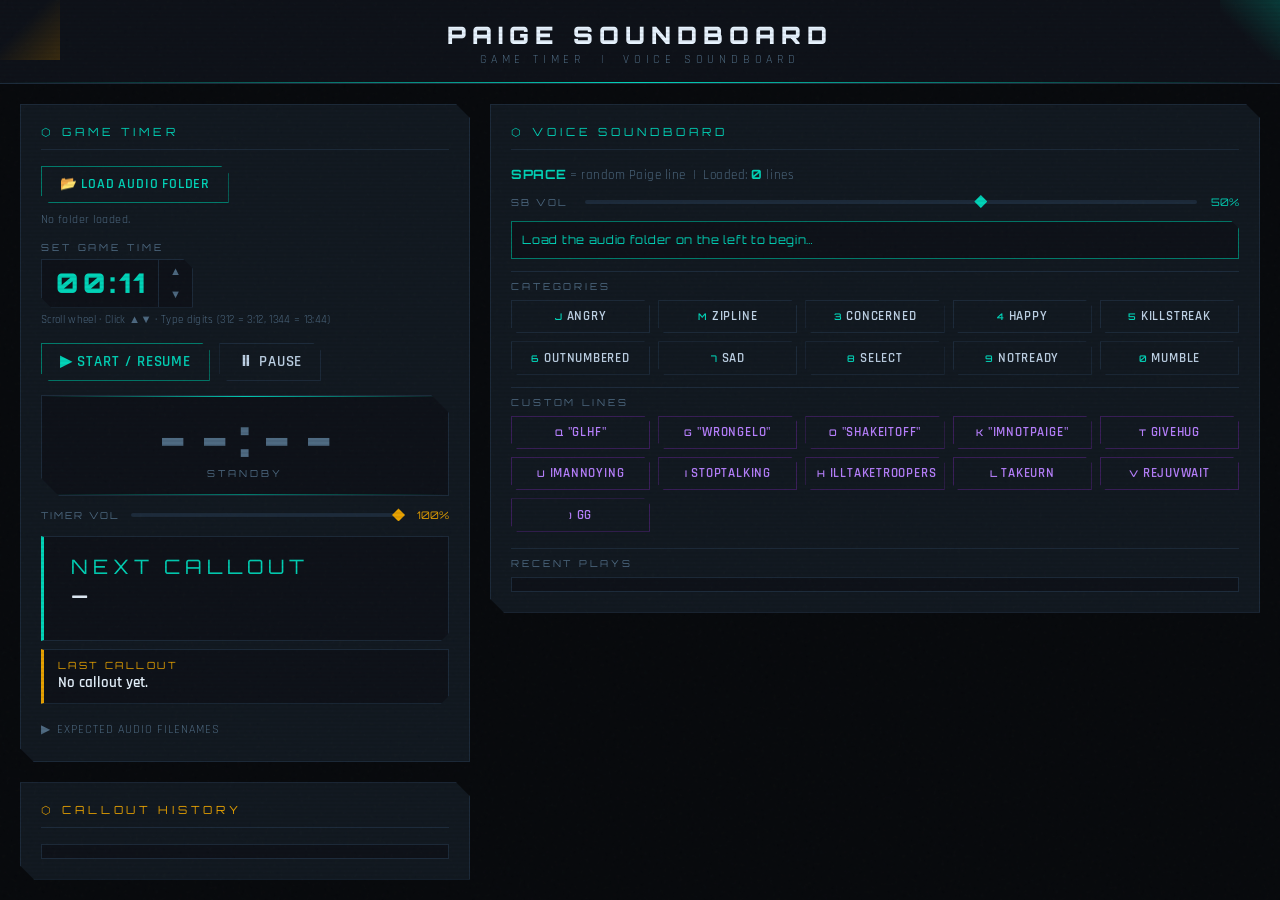
<file: projects/deadlock-soundboard/index.html>
<!DOCTYPE html>
<html lang="en">
<head>
  <meta charset="UTF-8">
  <title>Paige Soundboard</title>
  <link href="https://fonts.googleapis.com/css2?family=Orbitron:wght@400;600;900&family=Rajdhani:wght@300;400;500;600;700&display=swap" rel="stylesheet">
  <style>
    :root {
      --bg:         #07090c;
      --surface:    #0d1118;
      --panel:      #111820;
      --border:     #1c2a3a;
      --teal:       #00d4b8;
      --teal-dim:   #007a6a;
      --teal-glow:  rgba(0,212,184,0.18);
      --amber:      #e8a200;
      --amber-dim:  #7a5000;
      --amber-glow: rgba(232,162,0,0.18);
      --red:        #c94444;
      --green:      #3cb87a;
      --text:       #c0d4e8;
      --text-dim:   #4e6a82;
      --text-head:  #e8f4ff;
      --font-hud:   'Orbitron', monospace;
      --font-ui:    'Rajdhani', sans-serif;
    }
    *, *::before, *::after { box-sizing: border-box; margin: 0; padding: 0; }
    html { font-size: 16px; }
    body {
      background: var(--bg);
      color: var(--text);
      font-family: var(--font-ui);
      font-weight: 400;
      min-height: 100vh;
      overflow-x: hidden;
    }
    body::before {
      content: '';
      position: fixed; inset: 0;
      background-image: url("data:image/svg+xml,%3Csvg viewBox='0 0 256 256' xmlns='http://www.w3.org/2000/svg'%3E%3Cfilter id='noise'%3E%3CfeTurbulence type='fractalNoise' baseFrequency='0.9' numOctaves='4' stitchTiles='stitch'/%3E%3C/filter%3E%3Crect width='100%25' height='100%25' filter='url(%23noise)' opacity='0.04'/%3E%3C/svg%3E");
      pointer-events: none; z-index: 9999; opacity: 0.5;
    }
    body::after {
      content: '';
      position: fixed; inset: 0;
      background: repeating-linear-gradient(0deg, transparent, transparent 2px, rgba(0,0,0,0.06) 2px, rgba(0,0,0,0.06) 4px);
      pointer-events: none; z-index: 9998;
    }

    /* ── HEADER ── */
    .site-header {
      position: relative; text-align: center;
      padding: 1.25rem 2rem 1rem;
      background: var(--surface);
      border-bottom: 1px solid var(--border); overflow: hidden;
    }
    .site-header::before {
      content: ''; position: absolute; bottom: 0; left: 0; right: 0; height: 1px;
      background: linear-gradient(90deg, transparent, var(--teal), transparent);
    }
    .corner-dec {
      position: absolute; top: 0; right: 0; width: 60px; height: 60px;
      background: linear-gradient(225deg, var(--teal-dim) 0%, transparent 60%); opacity: 0.4;
    }
    .corner-dec.l { left: 0; right: auto; background: linear-gradient(315deg, var(--amber-dim) 0%, transparent 60%); }
    .site-title { font-family: var(--font-hud); font-size: 1.5rem; font-weight: 900; letter-spacing: 0.25em; color: var(--text-head); text-transform: uppercase; }
    .site-title span { color: var(--teal); }
    .site-subtitle { font-size: 0.75rem; letter-spacing: 0.4em; color: var(--text-dim); text-transform: uppercase; margin-top: 2px; }

    /* ── LAYOUT ── */
    .main-layout {
      display: grid;
      grid-template-columns: 450px 1fr;
      gap: 1.25rem;
      max-width: 1440px; margin: 1.25rem auto; padding: 0 1.25rem;
    }
    @media (max-width: 980px) { .main-layout { grid-template-columns: 1fr; } }

    /* ── PANEL ── */
    .panel {
      background: var(--panel);
      border: 1px solid var(--border);
      clip-path: polygon(0 0, calc(100% - 14px) 0, 100% 14px, 100% 100%, 14px 100%, 0 calc(100% - 14px));
      padding: 1.25rem; position: relative;
    }
    .panel + .panel { margin-top: 1.25rem; }
    .panel-title {
      font-family: var(--font-hud); font-size: 0.7rem; letter-spacing: 0.35em;
      color: var(--teal); text-transform: uppercase;
      border-bottom: 1px solid var(--border); padding-bottom: 0.6rem; margin-bottom: 1rem;
    }
    .panel-title.amber { color: var(--amber); }

    /* ── BUTTONS ── */
    .btn {
      font-family: var(--font-ui); font-size: 0.95rem; font-weight: 600;
      letter-spacing: 0.06em; text-transform: uppercase;
      background: transparent; border: 1px solid var(--border); color: var(--text);
      padding: 0.55rem 1.1rem; cursor: pointer;
      clip-path: polygon(0 0, calc(100% - 8px) 0, 100% 8px, 100% 100%, 8px 100%, 0 calc(100% - 8px));
      transition: background 0.15s, border-color 0.15s, color 0.15s, box-shadow 0.15s;
    }
    .btn:hover { background: var(--teal-glow); border-color: var(--teal-dim); color: var(--teal); }
    .btn.primary { border-color: var(--teal-dim); color: var(--teal); }
    .btn.primary:hover { background: var(--teal-glow); border-color: var(--teal); box-shadow: 0 0 12px var(--teal-glow), inset 0 0 8px var(--teal-glow); }
    .btn.cat { font-size: 0.82rem; padding: 0.45rem 0.65rem; clip-path: polygon(0 0, calc(100% - 6px) 0, 100% 6px, 100% 100%, 6px 100%, 0 calc(100% - 6px)); }
    .btn.custom { border-color: #3a1e5a; color: #b880ff; font-size: 0.82rem; padding: 0.45rem 0.65rem; clip-path: polygon(0 0, calc(100% - 6px) 0, 100% 6px, 100% 100%, 6px 100%, 0 calc(100% - 6px)); }
    .btn.custom:hover { background: rgba(184,128,255,0.12); border-color: #9960e0; color: #d4a0ff; }
    .btn.folder { display: inline-flex; align-items: center; gap: 0.5rem; font-size: 0.85rem; border-color: var(--teal-dim); color: var(--teal); }
    .btn.folder:hover { background: var(--teal-glow); }
    .btn.reload { font-size: 0.8rem; padding: 0.45rem 0.75rem; border-color: var(--amber-dim); color: var(--amber); }
    .btn.reload:hover { background: var(--amber-glow); border-color: var(--amber); }
    .btn-row { display: flex; gap: 0.6rem; flex-wrap: wrap; align-items: center; }

    /* ── TIME SPINNER ── */
    .spinner-block { margin-bottom: 1rem; }
    .spinner-label { font-family: var(--font-hud); font-size: 0.6rem; letter-spacing: 0.3em; color: var(--text-dim); text-transform: uppercase; margin-bottom: 6px; }
    .spinner-wrap {
      display: inline-flex; align-items: stretch;
      border: 1px solid var(--border);
      clip-path: polygon(0 0, calc(100% - 10px) 0, 100% 10px, 100% 100%, 10px 100%, 0 calc(100% - 10px));
      background: var(--surface); overflow: hidden;
    }
    .spinner-wrap:focus-within { border-color: var(--teal-dim); box-shadow: 0 0 10px var(--teal-glow); }
    .spinner-display {
      font-family: var(--font-hud); font-size: 1.7rem; font-weight: 900;
      color: var(--teal); letter-spacing: 0.12em;
      padding: 0.4rem 0.9rem; background: transparent; border: none; outline: none;
      width: 116px; text-align: center; cursor: ns-resize; user-select: none;
    }
    .spinner-arrows { display: flex; flex-direction: column; border-left: 1px solid var(--border); }
    .spinner-btn {
      background: transparent; border: none; color: var(--text-dim);
      cursor: pointer; flex: 1; padding: 0 11px; font-size: 0.7rem;
      transition: background 0.1s, color 0.1s; line-height: 1;
    }
    .spinner-btn:hover { background: var(--teal-glow); color: var(--teal); }
    .spinner-btn:active { background: rgba(0,212,184,0.3); }
    .spinner-hint { font-size: 0.7rem; color: var(--text-dim); margin-top: 5px; letter-spacing: 0.03em; }

    /* ── HUD ── */
    .hud-display {
      text-align: center; padding: 1rem 0.5rem; margin: 0.75rem 0;
      background: var(--surface); border: 1px solid var(--border);
      clip-path: polygon(0 0, calc(100% - 18px) 0, 100% 18px, 100% 100%, 18px 100%, 0 calc(100% - 18px));
      position: relative; overflow: hidden;
    }
    .hud-display::before { content:''; position:absolute; top:0; left:0; right:0; height:1px; background:linear-gradient(90deg,transparent,var(--teal),transparent); }
    .hud-display::after  { content:''; position:absolute; bottom:0; left:0; right:0; height:1px; background:linear-gradient(90deg,transparent,var(--teal-dim),transparent); }
    .game-time { font-family: var(--font-hud); font-size: 3.2rem; font-weight: 900; color: var(--teal); letter-spacing: 0; line-height: 1; text-shadow: 0 0 20px var(--teal-glow), 0 0 40px rgba(0,212,184,0.1); transition: color 0.3s; display: inline-flex; align-items: center; }
    .game-time.paused { color: var(--text-dim); text-shadow: none; }
    .game-time.running { animation: timePulse 2s ease-in-out infinite; }
    @keyframes timePulse { 0%,100%{text-shadow:0 0 20px var(--teal-glow),0 0 40px rgba(0,212,184,0.08)} 50%{text-shadow:0 0 30px rgba(0,212,184,0.4),0 0 60px rgba(0,212,184,0.15)} }
    .gt-digit { display: inline-block; width: 0.82em; text-align: center; }
    .gt-colon { display: inline-block; width: 0.38em; text-align: center; }
    .game-status-label { font-family: var(--font-hud); font-size: 0.6rem; letter-spacing: 0.3em; color: var(--text-dim); text-transform: uppercase; margin-top: 4px; }

    /* ── CALLOUT BOXES ── */
    .callout-box {
      background: var(--surface); border: 1px solid var(--border);
      padding: 0.55rem 0.85rem; margin: 0.5rem 0;
      clip-path: polygon(0 0, 100% 0, 100% calc(100% - 8px), calc(100% - 8px) 100%, 0 100%);
    }
    .callout-box.next { border-left: 3px solid var(--teal); }
    .callout-box.last { border-left: 3px solid var(--amber); }
    .cb-label { font-size: 0.62rem; letter-spacing: 0.25em; text-transform: uppercase; font-family: var(--font-hud); margin-bottom: 2px; }
    .callout-box.next .cb-label { color: var(--teal); }
    .callout-box.last .cb-label { color: var(--amber); }
    .cb-text { font-size: 0.92rem; font-weight: 600; color: var(--text-head); }
    .cb-time { font-family: var(--font-hud); font-size: 0.72rem; color: var(--text-dim); margin-top: 2px; }
    .callout-box.flash { animation: calloutFlash 0.8s ease; }
    @keyframes calloutFlash { 0%{background:rgba(232,162,0,0.22)} 100%{background:var(--surface)} }

    /* ── VOLUME ── */
    .vol-row { display: flex; align-items: center; gap: 0.75rem; margin: 0.6rem 0 0; }
    .vol-label { font-family: var(--font-hud); font-size: 0.6rem; letter-spacing: 0.2em; color: var(--text-dim); text-transform: uppercase; white-space: nowrap; min-width: 62px; }
    .vol-val { font-family: var(--font-hud); font-size: 0.65rem; color: var(--teal); min-width: 30px; text-align: right; }
    .vol-val.amber { color: var(--amber); }
    input[type=range] { -webkit-appearance:none; appearance:none; flex:1; height:4px; background:var(--border); border-radius:2px; outline:none; cursor:pointer; }
    input[type=range]::-webkit-slider-thumb { -webkit-appearance:none; width:13px; height:13px; background:var(--teal); clip-path:polygon(50% 0%,100% 50%,50% 100%,0% 50%); cursor:pointer; transition:transform 0.1s; }
    input[type=range]::-webkit-slider-thumb:hover { transform:scale(1.35); }
    input[type=range].amber::-webkit-slider-thumb { background:var(--amber); }

    /* ── FOLDER STATUS ── */
    .folder-status { font-size: 0.78rem; color: var(--text-dim); margin: 0.45rem 0 0; letter-spacing: 0.03em; }
    .folder-status .ok { color: var(--green); }
    .folder-status .fn { color: var(--teal); font-family: monospace; }

    /* ── FILE TABLE ── */
    .callout-file-table { font-size: 0.74rem; color: var(--text-dim); border-collapse: collapse; width: 100%; margin-top: 0.5rem; }
    .callout-file-table th { text-align:left; font-family:var(--font-hud); font-size:0.6rem; letter-spacing:0.2em; color:var(--text-dim); border-bottom:1px solid var(--border); padding:4px 8px 4px 0; }
    .callout-file-table td { padding:3px 8px 3px 0; font-family:monospace; }
    .callout-file-table td.t  { color:var(--teal); font-family:var(--font-hud); font-size:0.7rem; }
    .callout-file-table td.ok { color:var(--green); }
    .callout-file-table td.ms { color:var(--text-dim); opacity:0.4; }
    .callout-file-table td.ev { color:var(--text); font-family:var(--font-ui); }
    .collapsible-toggle { background:none; border:none; color:var(--text-dim); font-family:var(--font-ui); font-size:0.78rem; letter-spacing:0.08em; cursor:pointer; padding:4px 0; display:flex; align-items:center; gap:6px; text-transform:uppercase; }
    .collapsible-toggle:hover { color:var(--teal); }
    .collapsible-body { display:none; }
    .collapsible-body.open { display:block; }

    /* ── SOUNDBOARD ── */
    .sb-info { font-size:0.8rem; color:var(--text-dim); margin-bottom:0.75rem; letter-spacing:0.04em; }
    .sb-info strong { color:var(--teal); font-family:var(--font-hud); }
    .sb-playing { font-family:var(--font-hud); font-size:0.72rem; color:var(--teal); background:var(--surface); border:1px solid var(--teal-dim); padding:0.4rem 0.65rem; clip-path:polygon(0 0,calc(100% - 8px) 0,100% 8px,100% 100%,0 100%); letter-spacing:0.06em; min-height:2.4rem; display:flex; align-items:center; margin-bottom:0.75rem; overflow:hidden; word-break:break-all; }
    .sb-grid { display:grid; grid-template-columns:repeat(auto-fill,minmax(130px,1fr)); gap:0.5rem; margin-bottom:0.75rem; }
    .sb-divider { font-family:var(--font-hud); font-size:0.6rem; letter-spacing:0.3em; color:var(--text-dim); text-transform:uppercase; border-top:1px solid var(--border); padding-top:0.5rem; margin:0.5rem 0; }

    /* ── HISTORY ── */
    .history-list { list-style:none; max-height:200px; overflow-y:auto; background:var(--surface); border:1px solid var(--border); padding:0.4rem; scrollbar-width:thin; scrollbar-color:var(--border) transparent; }
    .history-list li { font-size:0.75rem; color:var(--text-dim); padding:3px 0; border-bottom:1px solid rgba(30,42,56,0.6); font-family:monospace; white-space:nowrap; overflow:hidden; text-overflow:ellipsis; }
    .history-list li:last-child { border-bottom:none; }
    .ts { color:var(--teal-dim); margin-right:6px; }
    .ev { color:var(--amber); }

    /* ── FLASH ── */
    .countdown-flash { position:fixed; top:0; left:0; right:0; height:3px; background:var(--amber); box-shadow:0 0 20px var(--amber),0 0 40px rgba(232,162,0,0.5); z-index:9997; opacity:0; transition:opacity 0.05s; }
    .countdown-flash.show { opacity:1; }

    ::-webkit-scrollbar { width:6px; }
    ::-webkit-scrollbar-track { background:transparent; }
    ::-webkit-scrollbar-thumb { background:var(--border); border-radius:3px; }
    input[type=file] { display:none; }
  
    /* ── NEXT CALLOUT: double size ── */
    .callout-box.next { padding: 1.1rem 1.7rem; }
    .callout-box.next .cb-label { font-size: 1.24rem; }
    .callout-box.next .cb-text  { font-size: 1.84rem; line-height: 1.2; }
    .callout-box.next .cb-time  { font-size: 1.44rem; margin-top: 6px; }

    /* ── TILE pulse: 4 tiers ── */
    @keyframes tilePulse1 {
      0%,100% { box-shadow: none; border-left-color: var(--teal); }
      50%      { box-shadow: 0 0 18px rgba(0,212,184,0.45); border-left-color: #00ffe8; }
    }
    @keyframes tilePulse2 {
      0%,100% { box-shadow: none; border-left-color: var(--teal); background: var(--surface); }
      50%      { box-shadow: 0 0 30px rgba(0,212,184,0.70), inset 0 0 12px rgba(0,212,184,0.12); border-left-color: #00ffe8; background: rgba(0,212,184,0.05); }
    }
    @keyframes tilePulse3 {
      0%,100% { box-shadow: none; border-left-color: var(--amber); background: var(--surface); }
      50%      { box-shadow: 0 0 40px rgba(232,162,0,0.80), inset 0 0 18px rgba(232,162,0,0.16); border-left-color: #ffcc00; background: rgba(232,162,0,0.07); }
    }
    @keyframes tilePulse4 {
      0%,100% { box-shadow: none; border-left-color: var(--red); background: var(--surface); }
      50%      { box-shadow: 0 0 52px rgba(201,68,68,0.95), inset 0 0 22px rgba(201,68,68,0.22); border-left-color: #ff6060; background: rgba(201,68,68,0.10); }
    }
    .callout-box.next.tier1 { animation: tilePulse1 1.5s ease-in-out infinite; }
    .callout-box.next.tier2 { animation: tilePulse2 0.9s ease-in-out infinite; }
    .callout-box.next.tier3 { animation: tilePulse3 0.50s ease-in-out infinite; }
    .callout-box.next.tier4 { animation: tilePulse4 0.22s ease-in-out infinite; }

    /* ── PAGE BACKGROUND overlay: 4 tiers ── */
    #bgPulseOverlay {
      position: fixed; inset: 0;
      pointer-events: none;
      z-index: 9996;
      opacity: 0;
      transition: opacity 0.1s;
    }
    @keyframes bgPulse1 {
      0%,100% { opacity: 0; }
      50%      { opacity: 1; background: radial-gradient(ellipse at 30% 40%, rgba(0,212,184,0.05) 0%, transparent 65%); }
    }
    @keyframes bgPulse2 {
      0%,100% { opacity: 0; }
      50%      { opacity: 1; background: radial-gradient(ellipse at 30% 40%, rgba(0,212,184,0.10) 0%, transparent 65%); }
    }
    @keyframes bgPulse3 {
      0%,100% { opacity: 0; }
      50%      { opacity: 1; background: radial-gradient(ellipse at 30% 40%, rgba(232,162,0,0.12) 0%, transparent 65%); }
    }
    @keyframes bgPulse4 {
      0%,100% { opacity: 0; }
      50%      { opacity: 1; background: radial-gradient(ellipse at 30% 40%, rgba(201,68,68,0.18) 0%, transparent 60%); }
    }
    #bgPulseOverlay.tier1 { animation: bgPulse1 1.5s ease-in-out infinite; }
    #bgPulseOverlay.tier2 { animation: bgPulse2 0.9s ease-in-out infinite; }
    #bgPulseOverlay.tier3 { animation: bgPulse3 0.50s ease-in-out infinite; }
    #bgPulseOverlay.tier4 { animation: bgPulse4 0.22s ease-in-out infinite; }

  
    /* ── DRAG & DROP ── */
    .btn.folder.drag-over {
      background: var(--teal-glow) !important;
      border-color: var(--teal) !important;
      color: var(--teal) !important;
      box-shadow: 0 0 18px var(--teal-glow), inset 0 0 10px var(--teal-glow);
      transform: scale(1.04);
      transition: transform 0.1s;
    }

  
    /* ── NEXT CALLOUT: @ time highlight ── */
    .callout-at {
      font-weight: 400;
      color: #ffe000;
      font-family: var(--font-hud);
      letter-spacing: 0.18em;
      text-shadow: 0 0 10px rgba(255,224,0,0.6), 0 0 22px rgba(255,224,0,0.25);
      font-size: 1.5em;
    }
    .callout-in { color: var(--text-dim); }

  </style>
</head>
<body>
<div class="countdown-flash" id="countdownFlash"></div>
<div id="bgPulseOverlay"></div>

<header class="site-header">
  <div class="corner-dec"></div>
  <div class="corner-dec l"></div>
  <div class="site-title">Paige Soundboard</div>
  <div class="site-subtitle">Game Timer &nbsp;|&nbsp; Voice Soundboard</div>
</header>

<div class="main-layout">

  <!-- ══ LEFT: TIMER ══ -->
  <div>
    <div class="panel">
      <div class="panel-title">⬡ Game Timer</div>

      <!-- Single folder load -->
      <div class="btn-row" style="margin-bottom:0.5rem">
        <label class="btn folder" id="mainFolderLabel">📂 Load Audio Folder</label>
        <input type="file" id="mainFileInput" webkitdirectory multiple>
        <button class="btn reload" id="reloadBtn" style="display:none">↺ Reload Last</button>
      </div>
      <div class="folder-status" id="folderStatus">No folder loaded.</div>

      <!-- Time Spinner -->
      <div class="spinner-block" style="margin-top:0.85rem">
        <div class="spinner-label">Set Game Time</div>
        <div class="spinner-wrap">
          <div class="spinner-display" id="spinnerDisplay" tabindex="0">00:11</div>
          <div class="spinner-arrows">
            <button class="spinner-btn" id="spinUp">▲</button>
            <button class="spinner-btn" id="spinDown">▼</button>
          </div>
        </div>
        <div class="spinner-hint">Scroll wheel · Click ▲▼ · Type digits (312 = 3:12, 1344 = 13:44)</div>
      </div>

      <!-- Controls -->
      <div class="btn-row" style="margin-bottom:0.85rem">
        <button class="btn primary" id="startBtn">▶ Start / Resume</button>
        <button class="btn"         id="pauseBtn">⏸ Pause</button>
      </div>

      <!-- HUD -->
      <div class="hud-display">
        <div class="game-time paused" id="gameTimeDisplay"><span class="gt-digit" id="gt0">-</span><span class="gt-digit" id="gt1">-</span><span class="gt-colon">:</span><span class="gt-digit" id="gt2">-</span><span class="gt-digit" id="gt3">-</span></div>
        <div class="game-status-label" id="gameStatusLabel">STANDBY</div>
      </div>

      <!-- Timer volume -->
      <div class="vol-row">
        <span class="vol-label">Timer Vol</span>
        <input type="range" id="calloutVol" class="amber" min="0" max="100" value="100">
        <span class="vol-val amber" id="calloutVolVal">100%</span>
      </div>

      <!-- Next Callout -->
      <div class="callout-box next" id="nextCalloutBox" style="margin-top:0.85rem">
        <div class="cb-label">Next Callout</div>
        <div class="cb-text" id="nextCalloutText">—</div>
        <div class="cb-time" id="nextCalloutTime"></div>
      </div>

      <!-- Last Callout -->
      <div class="callout-box last" id="lastCalloutBox">
        <div class="cb-label">Last Callout</div>
        <div class="cb-text" id="lastCalloutText">No callout yet.</div>
        <div class="cb-time" id="lastCalloutTime"></div>
      </div>

      <!-- Filename reference -->
      <div style="margin-top:0.85rem">
        <button class="collapsible-toggle" onclick="toggleFileList()">
          <span id="fileListArrow">▶</span> Expected Audio Filenames
        </button>
        <div class="collapsible-body" id="fileListBody">
          <table class="callout-file-table">
            <thead><tr><th>AT</th><th>MAIN FILE</th><th>WARN FILE</th><th>EVENT</th></tr></thead>
            <tbody id="calloutFileTableBody"></tbody>
          </table>
        </div>
      </div>
    </div>

    <!-- Callout History -->
    <div class="panel">
      <div class="panel-title amber">⬡ Callout History</div>
      <ul class="history-list" id="calloutHistory"></ul>
    </div>
  </div>

  <!-- ══ RIGHT: SOUNDBOARD ══ -->
  <div>
    <div class="panel">
      <div class="panel-title">⬡ Voice Soundboard</div>

      <div class="sb-info">
        <strong>SPACE</strong> = random Paige line &nbsp;|&nbsp; Loaded: <strong id="sbCount">0</strong> lines
      </div>

      <!-- SB volume -->
      <div class="vol-row" style="margin-bottom:0.75rem">
        <span class="vol-label">SB Vol</span>
        <input type="range" id="sbVol" min="0" max="100" value="65">
        <span class="vol-val" id="sbVolVal">50%</span>
      </div>

      <div class="sb-playing" id="sbStatus">Load the audio folder on the left to begin…</div>

      <div class="sb-divider">Categories</div>
      <div class="sb-grid" id="catGrid"></div>

      <div class="sb-divider">Custom Lines</div>
      <div class="sb-grid" id="customGrid"></div>

      <div class="sb-divider" style="margin-top:1rem">Recent Plays</div>
      <ul class="history-list" id="sbHistory"></ul>
    </div>
  </div>
</div><!-- /.main-layout -->

<script>
// ━━━━━━━━━━━━━━━━━━━━━━━━━━━━━━━━━━━━━━━━
//  UTILS
// ━━━━━━━━━━━━━━━━━━━━━━━━━━━━━━━━━━━━━━━━
function fmt(sec) {
  const s = Math.max(0, Math.floor(sec));
  return `${String(Math.floor(s/60)).padStart(2,'0')}:${String(s%60).padStart(2,'0')}`;
}

function addHist(listEl, ts, text, isEvent) {
  const li = document.createElement('li');
  li.innerHTML = `<span class="ts">${ts}</span>${isEvent ? `<span class="ev">${text}</span>` : text}`;
  listEl.insertBefore(li, listEl.firstChild);
  while (listEl.children.length > 60) listEl.removeChild(listEl.lastChild);
}

const flashEl = document.getElementById('countdownFlash');
let flashTimer = null;
function doFlash() {
  flashEl.classList.add('show');
  clearTimeout(flashTimer);
  flashTimer = setTimeout(() => flashEl.classList.remove('show'), 140);
}

// ━━━━━━━━━━━━━━━━━━━━━━━━━━━━━━━━━━━━━━━━
//  BEEP SYNTH
// ━━━━━━━━━━━━━━━━━━━━━━━━━━━━━━━━━━━━━━━━
let beepCtx = null;
function synthBeep(freq, dur) {
  try {
    if (!beepCtx) beepCtx = new (window.AudioContext || window.webkitAudioContext)();
    const osc = beepCtx.createOscillator(), g = beepCtx.createGain();
    osc.connect(g); g.connect(beepCtx.destination);
    osc.frequency.value = freq;
    g.gain.setValueAtTime(0.18, beepCtx.currentTime);
    g.gain.exponentialRampToValueAtTime(0.001, beepCtx.currentTime + dur);
    osc.start(); osc.stop(beepCtx.currentTime + dur + 0.01);
  } catch(e) {}
}

// ━━━━━━━━━━━━━━━━━━━━━━━━━━━━━━━━━━━━━━━━
//  TIME SPINNER
// ━━━━━━━━━━━━━━━━━━━━━━━━━━━━━━━━━━━━━━━━
let spinSec = 7;
let typeBuf = '';
let typeBufTimer = null;

const spinDisp  = document.getElementById('spinnerDisplay');
const spinUpBtn = document.getElementById('spinUp');
const spinDnBtn = document.getElementById('spinDown');

function setSpinner(s) {
  spinSec = Math.max(0, Math.floor(s));
  spinDisp.textContent = fmt(spinSec);
}

function spinStep(d) { setSpinner(spinSec + d); }

spinUpBtn.addEventListener('click', () => spinStep(+1));
spinDnBtn.addEventListener('click', () => spinStep(-1));

// Scroll wheel on the display
spinDisp.addEventListener('wheel', (e) => {
  e.preventDefault();
  spinStep(e.deltaY < 0 ? +1 : -1);
}, { passive: false });

// Keyboard while spinner focused: arrows + digit typing
spinDisp.addEventListener('keydown', (e) => {
  if (e.key === 'ArrowUp')   { e.preventDefault(); spinStep(+1); return; }
  if (e.key === 'ArrowDown') { e.preventDefault(); spinStep(-1); return; }
  if (e.key === 'Enter')     { e.preventDefault(); startOrResume(); return; }
  if (e.key === 'Backspace') { e.preventDefault(); typeBuf = typeBuf.slice(0,-1); applyTypeBuf(); return; }
  if (/^\d$/.test(e.key)) {
    e.preventDefault();
    typeBuf += e.key;
    if (typeBuf.length > 6) typeBuf = typeBuf.slice(-6);
    applyTypeBuf();
    clearTimeout(typeBufTimer);
    typeBufTimer = setTimeout(() => { typeBuf = ''; }, 3000);
  }
});

function applyTypeBuf() {
  const d = typeBuf.replace(/\D/g, '');
  if (!d) { setSpinner(spinSec); return; }
  if (d.length <= 2) {
    setSpinner(parseInt(d, 10));
  } else {
    const secs = parseInt(d.slice(-2), 10);
    const mins = parseInt(d.slice(0,-2), 10);
    setSpinner(mins * 60 + Math.min(secs, 59));
  }
}

// Hold-to-repeat fast spin
let holdId = null, holdDelayId = null;
function startHold(d) {
  spinStep(d);
  holdDelayId = setTimeout(() => { holdId = setInterval(() => spinStep(d * 5), 80); }, 400);
}
function stopHold() { clearTimeout(holdDelayId); clearInterval(holdId); }
spinUpBtn.addEventListener('mousedown', () => startHold(+1));
spinDnBtn.addEventListener('mousedown', () => startHold(-1));
['mouseup','mouseleave'].forEach(ev => {
  spinUpBtn.addEventListener(ev, stopHold);
  spinDnBtn.addEventListener(ev, stopHold);
});

// ━━━━━━━━━━━━━━━━━━━━━━━━━━━━━━━━━━━━━━━━
//  CALLOUT DEFINITIONS
// ━━━━━━━━━━━━━━━━━━━━━━━━━━━━━━━━━━━━━━━━
const CALLOUT_DEFS = [
  { at:  2*60, key:'2m00s',  text:'Small Camp · Boxes Tier 1' },
  { at:  5*60, key:'5m00s',  text:'First Bridge Buff' },
  { at:  6*60, key:'6m00s',  text:'Medium Camp' },
  { at:  8*60, key:'8m00s',  text:'Large Camp · Sinner Sacrifice' },
  { at: 10*60, key:'10m00s', text:'Mid-Boss · Bridge Buff · Urn' },
  { at: 12*60, key:'12m00s', text:'Enemy Guardian Is Weak' },
  { at: 15*60, key:'15m00s', text:'Bridge & Gold Urn Buffed Tier 2' },
  { at: 20*60, key:'20m00s', text:'Bridge Buff' },
  { at: 25*60, key:'25m00s', text:'Bridge Buff' },
  { at: 30*60, key:'30m00s', text:'Bridge Buff · Tier 3 Urn Statues' },
  { at: 35*60, key:'35m00s', text:'Bridge Buff' },
  { at: 40*60, key:'40m00s', text:'Bridge Buff' },
  { at: 45*60, key:'45m00s', text:'Bridge Buff' },
  { at: 50*60, key:'50m00s', text:'Bridge Buff' },
];
const WARN_OFFSET = 20;

// Build filename reference table
(function() {
  const tbody = document.getElementById('calloutFileTableBody');
  CALLOUT_DEFS.forEach(cd => {
    const tr = document.createElement('tr');
    tr.innerHTML = `<td class="t">${fmt(cd.at)}</td><td class="ms" id="ca-${cd.key}">${cd.key}.mp3</td><td class="ms" id="caw-${cd.key}">${cd.key}_warn.mp3</td><td class="ev">${cd.text}</td>`;
    tbody.appendChild(tr);
  });
})();

function toggleFileList() {
  const b = document.getElementById('fileListBody'), a = document.getElementById('fileListArrow');
  b.classList.toggle('open');
  a.textContent = b.classList.contains('open') ? '▼' : '▶';
}

// ━━━━━━━━━━━━━━━━━━━━━━━━━━━━━━━━━━━━━━━━
//  AUDIO CONTEXTS
// ━━━━━━━━━━━━━━━━━━━━━━━━━━━━━━━━━━━━━━━━
const calloutAudio   = {};  // key (no .mp3) -> Audio
const sbAudioCache   = {};  // filename -> Audio
const sbMediaSources = {};  // filename -> MediaElementSourceNode
const sounds         = [];  // all .mp3 filenames for soundboard

let sbCtx = null, sbGain = null;
let caCtx = null, caGain = null;
// Track which callout audio elements have been routed through the Web Audio graph
const caRouted = {};

function ensureSBCtx() {
  if (!sbCtx) {
    sbCtx  = new (window.AudioContext || window.webkitAudioContext)();
    sbGain = sbCtx.createGain();
    sbGain.gain.value = document.getElementById('sbVol').value / 100;
    sbGain.connect(sbCtx.destination);
  }
}

function ensureCACtx() {
  if (!caCtx) {
    caCtx  = new (window.AudioContext || window.webkitAudioContext)();
    caGain = caCtx.createGain();
    caGain.gain.value = document.getElementById('calloutVol').value / 100;
    caGain.connect(caCtx.destination);
  }
}

// Volume controls
document.getElementById('calloutVol').addEventListener('input', function() {
  document.getElementById('calloutVolVal').textContent = this.value + '%';
  if (caGain) caGain.gain.value = this.value / 100;
});
document.getElementById('sbVol').addEventListener('input', function() {
  document.getElementById('sbVolVal').textContent = this.value + '%';
  if (sbGain) sbGain.gain.value = this.value / 100;
});

function playCalloutAudio(key) {
  const audio = calloutAudio[key];
  if (!audio) return false;
  ensureCACtx();
  if (!caRouted[key]) {
    try {
      const src = caCtx.createMediaElementSource(audio);
      src.connect(caGain);
      caRouted[key] = true;
    } catch(e) {}
  }
  audio.currentTime = 0;
  caCtx.resume();
  audio.play().catch(() => {});
  return true;
}

// ━━━━━━━━━━━━━━━━━━━━━━━━━━━━━━━━━━━━━━━━
//  FILE SYSTEM ACCESS API + INDEXEDDB
// ━━━━━━━━━━━━━━━━━━━━━━━━━━━━━━━━━━━━━━━━
let lastDirHandle = null;
const DB_NAME = 'deadlock_v1';

async function openDB() {
  return new Promise((res, rej) => {
    const req = indexedDB.open(DB_NAME, 1);
    req.onupgradeneeded = e => e.target.result.createObjectStore('kv');
    req.onsuccess = e => res(e.target.result);
    req.onerror = e => rej(e);
  });
}
async function dbSet(key, val) {
  const db = await openDB();
  return new Promise((res, rej) => {
    const tx = db.transaction('kv', 'readwrite');
    tx.objectStore('kv').put(val, key);
    tx.oncomplete = res; tx.onerror = rej;
  });
}
async function dbGet(key) {
  const db = await openDB();
  return new Promise((res, rej) => {
    const tx = db.transaction('kv', 'readonly');
    const req = tx.objectStore('kv').get(key);
    req.onsuccess = e => res(e.target.result);
    req.onerror = rej;
  });
}

async function tryAutoLoad() {
  try {
    if (!('showDirectoryPicker' in window)) return;
    const handle = await dbGet('lastDir');
    if (!handle) return;
    const perm = await handle.queryPermission({ mode: 'read' });
    if (perm === 'granted') {
      lastDirHandle = handle;
      document.getElementById('reloadBtn').style.display = '';
      document.getElementById('folderStatus').innerHTML =
        `<span class="ok">↺</span> Last folder available — click <b>Reload Last</b> to restore.`;
    }
  } catch(e) {}
}

document.getElementById('reloadBtn').addEventListener('click', async () => {
  if (!lastDirHandle) return;
  try {
    const perm = await lastDirHandle.requestPermission({ mode: 'read' });
    if (perm === 'granted') await loadFromHandle(lastDirHandle);
  } catch(e) { alert('Could not access folder: ' + e.message); }
});

// Intercept label click for FSA API
document.getElementById('mainFolderLabel').addEventListener('click', async (e) => {
  if ('showDirectoryPicker' in window) {
    e.preventDefault();
    try {
      const handle = await window.showDirectoryPicker({ mode: 'read' });
      await loadFromHandle(handle);
    } catch(e) {
      if (e.name !== 'AbortError') document.getElementById('mainFileInput').click();
    }
  }
  // else: label's native <input> fallback fires
});

// Fallback: classic <input webkitdirectory>
document.getElementById('mainFileInput').addEventListener('change', (e) => {
  processFiles(Array.from(e.target.files), 'Selected Folder');
});

// ── DRAG & DROP FOLDER SUPPORT ────────────────────────────────────────────
(function() {
  const dropLabel = document.getElementById('mainFolderLabel');

  dropLabel.addEventListener('dragover', (e) => {
    e.preventDefault();
    e.dataTransfer.dropEffect = 'copy';
    dropLabel.classList.add('drag-over');
  });

  dropLabel.addEventListener('dragleave', () => {
    dropLabel.classList.remove('drag-over');
  });

  dropLabel.addEventListener('drop', async (e) => {
    e.preventDefault();
    dropLabel.classList.remove('drag-over');
    const items = Array.from(e.dataTransfer.items);
    const folderItem = items.find(i => i.kind === 'file');
    if (!folderItem) return;

    // Path 1: modern FSA — getAsFileSystemHandle() (Chrome 86+)
    if (typeof folderItem.getAsFileSystemHandle === 'function') {
      try {
        const handle = await folderItem.getAsFileSystemHandle();
        if (handle && handle.kind === 'directory') {
          await loadFromHandle(handle);
          return;
        }
      } catch(err) { /* fall through */ }
    }

    // Path 2: webkitGetAsEntry fallback
    const entry = folderItem.webkitGetAsEntry && folderItem.webkitGetAsEntry();
    if (entry && entry.isDirectory) {
      readDirEntry(entry);
    }
  });

  // Read a FileSystemDirectoryEntry, collecting all .mp3s
  function readDirEntry(dirEntry) {
    const reader = dirEntry.createReader();
    const fileEntries = [];
    function readBatch() {
      reader.readEntries(async (entries) => {
        if (!entries.length) {
          const files = await Promise.all(fileEntries.map(fe => new Promise(res => fe.file(res))));
          processFiles(files.filter(f => f.name.toLowerCase().endsWith('.mp3')), dirEntry.name);
          return;
        }
        for (const e of entries) {
          if (e.isFile && e.name.toLowerCase().endsWith('.mp3')) fileEntries.push(e);
        }
        readBatch();
      });
    }
    readBatch();
  }
})();


async function loadFromHandle(handle) {
  lastDirHandle = handle;
  const files = [];
  for await (const entry of handle.values()) {
    if (entry.kind === 'file' && entry.name.endsWith('.mp3')) {
      files.push(await entry.getFile());
    }
  }
  processFiles(files, handle.name);
  try { await dbSet('lastDir', handle); } catch(e) {}
  document.getElementById('reloadBtn').style.display = '';
}

// ─── SHARED FILE PROCESSOR ───
function processFiles(files, folderName) {
  // Clear old state
  sounds.length = 0;
  Object.keys(sbAudioCache).forEach(k => delete sbAudioCache[k]);
  Object.keys(sbMediaSources).forEach(k => delete sbMediaSources[k]);
  Object.keys(calloutAudio).forEach(k => delete calloutAudio[k]);
  Object.keys(caRouted).forEach(k => delete caRouted[k]);

  // Reset table cells
  CALLOUT_DEFS.forEach(cd => {
    const m = document.getElementById(`ca-${cd.key}`);
    const w = document.getElementById(`caw-${cd.key}`);
    if (m) m.className = 'ms';
    if (w) w.className = 'ms';
  });

  let caCount = 0;

  for (const file of files) {
    if (!file.name.endsWith('.mp3')) continue;
    const url       = URL.createObjectURL(file);
    const nameNoExt = file.name.replace(/\.mp3$/i, '');
    const isWarn    = nameNoExt.endsWith('_warn');
    const baseKey   = isWarn ? nameNoExt.slice(0, -5) : nameNoExt;
    const isCallout = CALLOUT_DEFS.some(cd => cd.key === baseKey);

    // Register as callout audio
    if (isCallout) {
      calloutAudio[nameNoExt] = new Audio(url);
      const cellId = isWarn ? `caw-${baseKey}` : `ca-${baseKey}`;
      const cell   = document.getElementById(cellId);
      if (cell) cell.className = 'ok';
      caCount++;
    }

    // All mp3s go into soundboard
    sbAudioCache[file.name] = new Audio(url);
    sounds.push(file.name);
  }

  sounds.sort();
  document.getElementById('sbCount').textContent = sounds.length;
  document.getElementById('sbStatus').textContent = `✓ ${sounds.length} lines loaded — SPACE for random`;
  document.getElementById('folderStatus').innerHTML =
    `<span class="ok">✓</span> <span class="fn">${folderName}</span> — ${sounds.length} soundboard · ${caCount} callout file(s)`;

  initGlobalQ();
  initCatQ();
  renderCatButtons();
  renderCustomButtons();

  document.removeEventListener('keydown', onSBKeyDown);
  document.addEventListener('keydown', onSBKeyDown);
}

// ━━━━━━━━━━━━━━━━━━━━━━━━━━━━━━━━━━━━━━━━
//  GAME TIMER
// ━━━━━━━━━━━━━━━━━━━━━━━━━━━━━━━━━━━━━━━━
const gameTimeEl   = document.getElementById('gameTimeDisplay');
const gt0 = document.getElementById('gt0');
const gt1 = document.getElementById('gt1');
const gt2 = document.getElementById('gt2');
const gt3 = document.getElementById('gt3');
function setTimerDigits(s) {
  // s is always "MM:SS" e.g. "02:31"
  gt0.textContent = s[0];
  gt1.textContent = s[1];
  gt2.textContent = s[3];
  gt3.textContent = s[4];
}
const gameStatEl   = document.getElementById('gameStatusLabel');
const calloutHistEl= document.getElementById('calloutHistory');
const nextTxtEl    = document.getElementById('nextCalloutText');
const nextTimeEl   = document.getElementById('nextCalloutTime');
const lastTxtEl    = document.getElementById('lastCalloutText');
const lastTimeEl   = document.getElementById('lastCalloutTime');
const lastBoxEl    = document.getElementById('lastCalloutBox');

let tickId = null, startWall = null, startGame = 0;
let firedSet = new Set(), currentGameT = 0;

function updateNextCallout(gt) {
  const next = CALLOUT_DEFS.find(cd => cd.at > gt);
  const nextBoxEl = document.getElementById('nextCalloutBox');
  const bgOverlay = document.getElementById('bgPulseOverlay');
  const tiers = ['tier1','tier2','tier3','tier4'];
  tiers.forEach(c => { nextBoxEl.classList.remove(c); bgOverlay.classList.remove(c); });
  if (!next) { nextTxtEl.textContent = 'All callouts fired'; nextTimeEl.textContent = ''; return; }
  const rem = Math.max(0, next.at - gt);
  nextTxtEl.textContent  = next.text;
  nextTimeEl.innerHTML = `<span class="callout-at">@ ${fmt(next.at)}</span> <span class="callout-in">— in ${fmt(rem)}</span>`;
  // Tier 1: 15–12s | Tier 2: 11–8s | Tier 3: 7–4s | Tier 4: 3s and under
  const tier = rem <= 3 ? 'tier4' : rem <= 7 ? 'tier3' : rem <= 11 ? 'tier2' : rem <= 15 ? 'tier1' : null;
  if (tier) { nextBoxEl.classList.add(tier); bgOverlay.classList.add(tier); }
}

function fireCallout(cd, gt) {
  lastTxtEl.textContent = cd.text;
  lastTimeEl.textContent = `fired @ ${fmt(gt)}`;
  lastBoxEl.classList.remove('flash');
  void lastBoxEl.offsetWidth;
  lastBoxEl.classList.add('flash');
  playCalloutAudio(cd.key);
  addHist(calloutHistEl, new Date().toLocaleTimeString(), `[${fmt(gt)}] ${cd.text}`, true);
}

function fireWarning(cd, gt) {
  playCalloutAudio(`${cd.key}_warn`);
  lastTxtEl.textContent  = `SOON → ${cd.text}`;
  lastTimeEl.textContent = `warn @ ${fmt(gt)}`;
}

function stopTick() { if (tickId) { clearInterval(tickId); tickId = null; } }

function pauseTimer() {
  if (!tickId) return;
  const gt = startGame + (Date.now() - startWall) / 1000;
  stopTick();
  setSpinner(gt);
  gameTimeEl.classList.replace('running','paused');
  gameStatEl.textContent = 'PAUSED';
}

function startOrResume() {
  stopTick();
  const gt = spinSec;
  firedSet = new Set();
  CALLOUT_DEFS.forEach(cd => {
    if (gt >= cd.at - 3)            firedSet.add(`main-${cd.at}`);
    if (gt >= cd.at - WARN_OFFSET) firedSet.add(`warn-${cd.at}`);
    for (let i=6; i>=4; i--) if (gt >= cd.at - i) firedSet.add(`cd-${cd.at}-${i}`);
  });
  startGame = gt; startWall = Date.now();
  gameTimeEl.classList.replace('paused','running');
  gameStatEl.textContent = 'RUNNING';
  updateNextCallout(gt);

  tickId = setInterval(() => {
    const gameTime = startGame + (Date.now() - startWall) / 1000;
    currentGameT = gameTime;
    setTimerDigits(fmt(gameTime));
    updateNextCallout(gameTime);

    CALLOUT_DEFS.forEach(cd => {
      if (gameTime >= cd.at - WARN_OFFSET && !firedSet.has(`warn-${cd.at}`)) {
        firedSet.add(`warn-${cd.at}`); fireWarning(cd, gameTime);
      }
      for (let i=6; i>=4; i--) {
        if (gameTime >= cd.at - i && !firedSet.has(`cd-${cd.at}-${i}`)) {
          firedSet.add(`cd-${cd.at}-${i}`);
          synthBeep(i === 4 ? 1047 : 880, 0.61); doFlash();
        }
      }
      if (gameTime >= cd.at - 3 && !firedSet.has(`main-${cd.at}`)) {
        firedSet.add(`main-${cd.at}`); fireCallout(cd, gameTime);
      }
    });
  }, 50);
}

document.getElementById('startBtn').addEventListener('click', startOrResume);
document.getElementById('pauseBtn').addEventListener('click', pauseTimer);

// ━━━━━━━━━━━━━━━━━━━━━━━━━━━━━━━━━━━━━━━━
//  SOUNDBOARD
// ━━━━━━━━━━━━━━━━━━━━━━━━━━━━━━━━━━━━━━━━
const sbStatusEl   = document.getElementById('sbStatus');
const catGridEl    = document.getElementById('catGrid');
const customGridEl = document.getElementById('customGrid');
const sbHistEl     = document.getElementById('sbHistory');

let currentAudio = null;
let globalQ = [], globalIdx = 0;
const catQs = {};

const hotkeys = [
  {key:'j', label:'Angry',       filter: f=>f.toLowerCase().includes('angry')},
  {key:'m', label:'Zipline',     filter: f=>f.toLowerCase().includes('st_past_on_zipline_')},
  {key:'3', label:'Concerned',   filter: f=>f.toLowerCase().includes('concerned')},
  {key:'4', label:'Happy',       filter: f=>f.toLowerCase().includes('happy')},
  {key:'5', label:'Killstreak',  filter: f=>f.toLowerCase().includes('killstreak')},
  {key:'6', label:'Outnumbered', filter: f=>f.toLowerCase().includes('outnumbered')},
  {key:'7', label:'Sad',         filter: f=>f.toLowerCase().includes('sad')},
  {key:'8', label:'Select',      filter: f=>f.toLowerCase().includes('_select')},
  {key:'9', label:'NotReady',    filter: f=>f.toLowerCase().includes('unselect')},
  {key:'0', label:'Mumble',      filter: f=>f.toLowerCase().includes('mumble')},
  {key:'',  label:'Drifter',     filter: f=>f.toLowerCase().includes('l_drifter')},
];

const customVoices = [
  {name:'paige_GLHF.mp3',        label:'"GLHF"',           hotkey:'q'},
  {name:'paige_wrongElo2.mp3',   label:'"WrongELO"',       hotkey:'g'},
  {name:'bookworm_use_tech_purge_02.mp3', label:'"ShakeItOff"', hotkey:'o'},
  {name:'paige_ImNotPaige.mp3',  label:'"ImNotPaige"',     hotkey:'k'},
  {name:'paige_givehug.mp3',     label:'GiveHug',          hotkey:'t'},
  {name:'paige_imAnnoying.mp3',  label:'ImAnnoying',       hotkey:'u'},
  {name:'bookworm_match_start_drifter_bookworm_convo02_stoptalking.mp3', label:'StopTalking', hotkey:'i'},
  {name:'paige_illgotroopers.mp3', label:'IllTakeTroopers', hotkey:'h'},
  {name:'paige_takeurn.mp3',     label:'TakeUrn',          hotkey:'l'},
  {name:'paige_reejuvwait.mp3',  label:'RejuvWait',        hotkey:'v'},
  {name:'paige_goodgame.mp3',    label:'GG',               hotkey:')'},
];

function shuffle(arr) {
  const a = arr.slice();
  for (let i=a.length-1; i>0; i--) { const j=Math.floor(Math.random()*(i+1)); [a[i],a[j]]=[a[j],a[i]]; }
  return a;
}
function initGlobalQ() { globalQ = shuffle(sounds); globalIdx = 0; }
function nextGlobal() {
  if (!sounds.length) return null;
  if (sounds.length === 1) return sounds[0];
  if (globalIdx >= globalQ.length) initGlobalQ();
  return globalQ[globalIdx++];
}
function initCatQ() {
  Object.keys(catQs).forEach(k=>delete catQs[k]);
  hotkeys.forEach(h => { const f=sounds.filter(h.filter); if(f.length) catQs[h.key]={q:shuffle(f),i:0}; });
}
function nextFromCat(key) {
  const h = hotkeys.find(x=>x.key===key);
  if (!h) return null;
  const filtered = sounds.filter(h.filter);
  if (!filtered.length) return null;
  if (filtered.length===1) return filtered[0];
  let qo = catQs[key];
  if (!qo||qo.q.length!==filtered.length) catQs[key]=qo={q:shuffle(filtered),i:0};
  if (qo.i>=qo.q.length){qo.q=shuffle(filtered);qo.i=0;}
  return qo.q[qo.i++];
}

function stopCurrent() { if(currentAudio){currentAudio.pause();currentAudio.currentTime=0;} }

function sbPlay(name) {
  const audio = sbAudioCache[name];
  if (!audio) { sbStatusEl.textContent = '⚠ Not found: '+name; return; }
  stopCurrent();
  ensureSBCtx();
  if (!sbMediaSources[name]) {
    sbMediaSources[name] = sbCtx.createMediaElementSource(audio);
    sbMediaSources[name].connect(sbGain);
  }
  audio.currentTime = 0; currentAudio = audio;
  sbCtx.resume();
  audio.play().catch(()=>{ sbStatusEl.textContent='⚠ Playback blocked — click anywhere first'; });
  sbStatusEl.textContent = name;
  addHist(sbHistEl, new Date().toLocaleTimeString(), name, false);
}

function renderCatButtons() {
  catGridEl.innerHTML = '';
  hotkeys.forEach(({key,label}) => {
    if (!key) return;
    const btn = document.createElement('button');
    btn.className = 'btn cat';
    btn.innerHTML = `<span style="color:var(--teal);font-family:var(--font-hud);font-size:0.7em;margin-right:4px">${key.toUpperCase()}</span>${label}`;
    btn.onclick = () => sbPlayFiltered(key);
    catGridEl.appendChild(btn);
  });
}

function renderCustomButtons() {
  customGridEl.innerHTML = '';
  customVoices.forEach(({name,label,hotkey}) => {
    const btn = document.createElement('button');
    btn.className = 'btn custom';
    btn.innerHTML = `<span style="color:#b880ff;font-family:var(--font-hud);font-size:0.7em;margin-right:4px">${hotkey.toUpperCase()}</span>${label}`;
    btn.onclick = () => sbPlay(name);
    customGridEl.appendChild(btn);
  });
}

function sbPlayFiltered(key) { const n=nextFromCat(key); if(n) sbPlay(n); }

function onSBKeyDown(e) {
  if (e.target === spinDisp) return;
  if (e.target.tagName === 'INPUT' || e.target.tagName === 'TEXTAREA') return;
  if (e.repeat) return;
  const cv = customVoices.find(x=>x.hotkey===e.key.toLowerCase());
  if (cv) { e.preventDefault(); sbPlay(cv.name); return; }
  const hk = hotkeys.find(x=>x.key===e.key);
  if (hk && hk.key) { e.preventDefault(); sbPlayFiltered(hk.key); return; }
  if (e.code==='Space'||e.key===' ') { e.preventDefault(); const n=nextGlobal(); if(n) sbPlay(n); }
}

// ━━━━━━━━━━━━━━━━━━━━━━━━━━━━━━━━━━━━━━━━
//  INIT
// ━━━━━━━━━━━━━━━━━━━━━━━━━━━━━━━━━━━━━━━━
renderCatButtons();
renderCustomButtons();
tryAutoLoad();
</script>
</body>
</html>
</file>
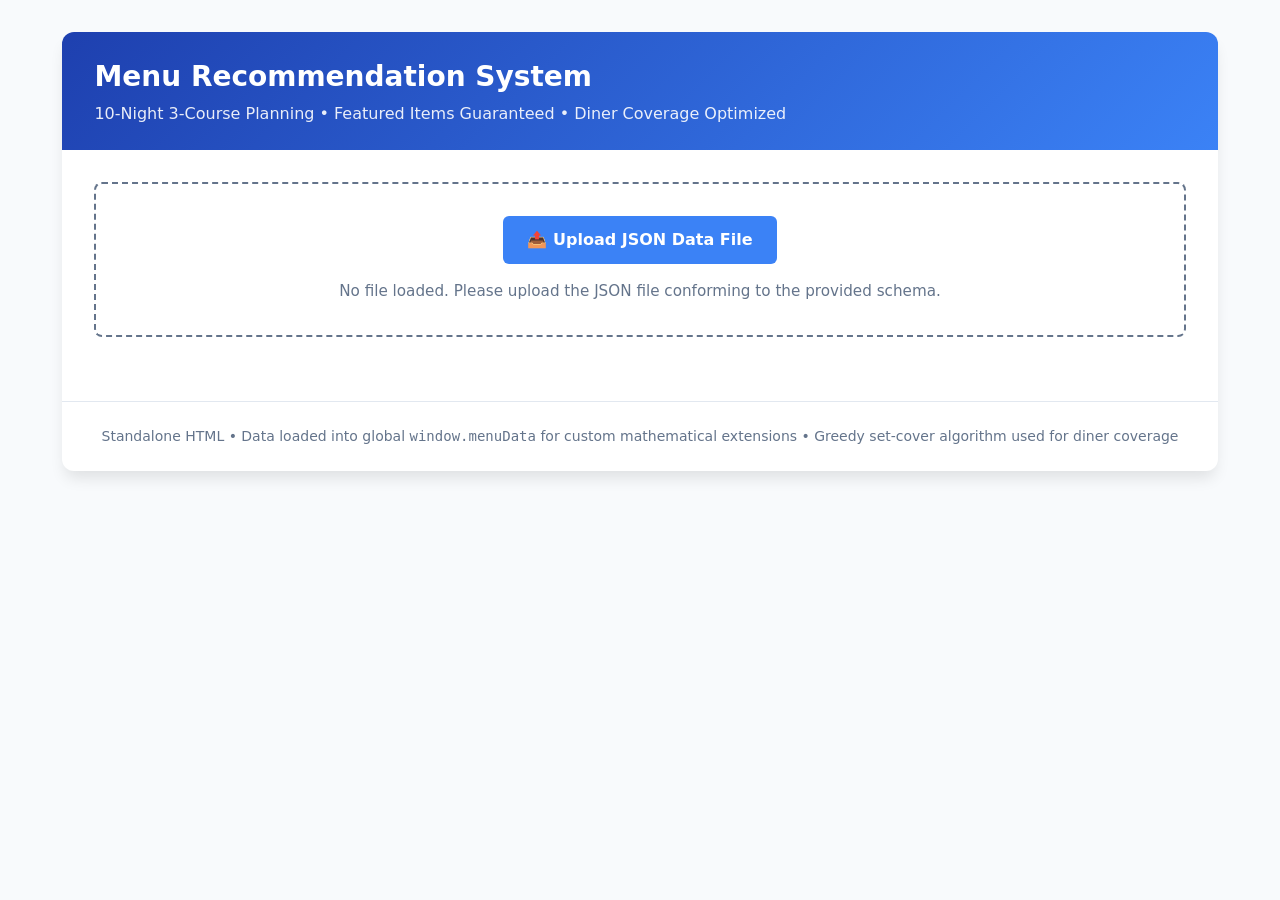
<file: projects/meal-plan/index.html>
<!DOCTYPE html>
<html lang="en">
<head>
    <meta charset="UTF-8">
    <meta name="viewport" content="width=device-width, initial-scale=1.0">
    <title>Menu Recommendation System</title>
    <link rel="stylesheet" href="meal_planner.css">
</head>
<body>
    <div class="container">

        <header>
            <h1>Menu Recommendation System</h1>
            <p class="subtitle">10-Night 3-Course Planning • Featured Items Guaranteed • Diner Coverage Optimized</p>
        </header>

        <main>

            <!-- ── Upload ─────────────────────────────────────────── -->
            <div class="upload-section">
                <label for="fileInput" class="upload-btn">
                    📤 Upload JSON Data File
                </label>
                <input type="file" id="fileInput" accept=".json">
                <div class="status" id="status">
                    No file loaded. Please upload the JSON file conforming to the provided schema.
                </div>
            </div>

<div id="content" style="display: none;">
    <!-- Recommendations only -->
    <div class="recs-section">
        <div class="recs-header">
            <div class="section-title" style="margin-bottom:0;">Recommended 3-Course Meals</div>
            <button id="generateBtn">Generate Recommendations</button>
        </div>
        <div id="recommendations"></div>
    </div>
</div>

        </main>

        <div class="footer">
            Standalone HTML • Data loaded into global <code>window.menuData</code> for custom mathematical extensions
            • Greedy set-cover algorithm used for diner coverage
        </div>

    </div><!-- /.container -->

    <script src="meal_planner.js"></script>
</body>
</html>
</file>
<file: styles.css>
/* ###
   BRANDON'S PROJECT HUB — styles.css
   Dark glassmorphism theme. Structured top-to-bottom:
     1. CSS Custom Properties (design tokens)
     2. Reset & Base
     3. Ambient Background Orbs
     4. Hero / Header
     5. Projects Section & Grid
     6. Project Card
     7. Card: Image
     8. Card: Body (title, description)
     9. Card: Tags
    10. Card: Status Badge
    11. Card: Action Row (Open button, Read More toggle)
    12. Card: Accordion (Read More content)
    13. Footer
    14. Animations & Keyframes
    15. Responsive Breakpoints
   ### */


/* ###
   1. CSS CUSTOM PROPERTIES — single source of truth for the design system.
      Change a token here and it propagates everywhere.
   ### */
:root {
  /* --- Background layers --- */
  --bg-base:       #0b0c10;   /* near-black charcoal canvas */
  --bg-card:       rgba(255, 255, 255, 0.045); /* glass surface */
  --bg-card-hover: rgba(255, 255, 255, 0.075);
  --bg-accordion:  rgba(255, 255, 255, 0.03);

  /* --- Borders --- */
  --border-glass:      rgba(255, 255, 255, 0.10);
  --border-glass-hover:rgba(0, 212, 255, 0.35);  /* cyan glow on hover */

  /* --- Accent colors --- */
  --accent-cyan:   #00d4ff;
  --accent-violet: #7c5cff;
  --accent-teal:   #00e5c8;

  /* --- Text --- */
  --text-primary:  #e4e6f0;
  --text-secondary:#9095b0;
  --text-muted:    #565c78;

  /* --- Status badge colors --- */
  --status-live-bg:    rgba(34, 197, 94,  0.15);
  --status-live-text:  #4ade80;
  --status-live-dot:   #22c55e;

  --status-wip-bg:     rgba(245, 158, 11, 0.15);
  --status-wip-text:   #fbbf24;
  --status-wip-dot:    #f59e0b;

  --status-broken-bg:  rgba(239, 68, 68,  0.15);
  --status-broken-text:#f87171;
  --status-broken-dot: #ef4444;

  /* --- Tag colors --- */
  --tag-bg:    rgba(0, 212, 255, 0.10);
  --tag-text:  rgba(0, 212, 255, 0.85);
  --tag-border:rgba(0, 212, 255, 0.20);

  /* --- Shadows --- */
  --shadow-card:       0 4px 24px rgba(0, 0, 0, 0.45);
  --shadow-card-hover: 0 12px 48px rgba(0, 0, 0, 0.65), 0 0 30px rgba(0, 212, 255, 0.06);

  /* --- Layout --- */
  --grid-max-width: 1200px;
  --grid-gap:       1.75rem;
  --card-radius:    1.1rem;
  --section-pad-x:  1.5rem;

  /* --- Typography --- */
  --font-display: 'Syne',    sans-serif;  /* hero title */
  --font-ui:      'DM Sans', sans-serif;  /* everything else */

  /* --- Transitions --- */
  --transition-base:  200ms ease;
  --transition-slow:  350ms cubic-bezier(0.4, 0, 0.2, 1);
}


/* ###
   2. RESET & BASE
   ### */
*, *::before, *::after {
  box-sizing: border-box;
  margin: 0;
  padding: 0;
}

html {
  font-size: 16px;
  scroll-behavior: smooth;
  /* Prevents layout shift from scrollbar appearing */
  overflow-y: scroll;
}

body {
  background-color: var(--bg-base);
  color: var(--text-primary);
  font-family: var(--font-ui);
  font-weight: 400;
  line-height: 1.6;
  min-height: 100vh;
  /* Subtle noise grain overlay via SVG data URI — adds texture depth */
  background-image: url("data:image/svg+xml,%3Csvg xmlns='http://www.w3.org/2000/svg' width='300' height='300'%3E%3Cfilter id='n'%3E%3CfeTurbulence type='fractalNoise' baseFrequency='0.75' numOctaves='4' stitchTiles='stitch'/%3E%3C/filter%3E%3Crect width='300' height='300' filter='url(%23n)' opacity='0.03'/%3E%3C/svg%3E");
}

/* Remove default list styling for any lists we create programmatically */
ul, ol {
  list-style: none;
}

a {
  color: inherit;
  text-decoration: none;
}

img {
  display: block;
  max-width: 100%;
}

/* Screen-reader-only utility — used for accessible labels */
.sr-only {
  position: absolute;
  width: 1px; height: 1px;
  padding: 0; margin: -1px;
  overflow: hidden;
  clip: rect(0,0,0,0);
  white-space: nowrap;
  border: 0;
}


/* ###
   3. AMBIENT BACKGROUND ORBS
   Large blurred gradient circles fixed behind all content.
   pointer-events: none ensures they never block clicks.
   ### */
.bg-orbs {
  position: fixed;
  inset: 0;
  overflow: hidden;
  pointer-events: none;
  z-index: 0;
}

.orb {
  position: absolute;
  border-radius: 50%;
  filter: blur(110px);
  opacity: 0.18;
  /* Orbs slowly drift to keep the background alive */
  animation: orb-drift 18s ease-in-out infinite alternate;
}

/* Cyan orb — upper left */
.orb--cyan {
  width: 600px; height: 600px;
  top: -200px; left: -150px;
  background: radial-gradient(circle, var(--accent-cyan), transparent 70%);
  animation-duration: 22s;
}

/* Violet orb — upper right */
.orb--violet {
  width: 500px; height: 500px;
  top: -100px; right: -100px;
  background: radial-gradient(circle, var(--accent-violet), transparent 70%);
  animation-duration: 18s;
  animation-delay: -6s;
}

/* Teal orb — lower center */
.orb--teal {
  width: 700px; height: 400px;
  bottom: 0; left: 50%;
  transform: translateX(-50%);
  background: radial-gradient(circle, var(--accent-teal), transparent 70%);
  opacity: 0.09;
  animation-duration: 26s;
  animation-delay: -12s;
}


/* ###
   4. HERO / HEADER
   ### */
.hero {
  position: relative; /* stacking context for scanlines overlay */
  z-index: 1;
  text-align: center;
  padding: 5rem var(--section-pad-x) 3.5rem;
  /* Faint radial haze centered on the title */
  background: radial-gradient(
    ellipse 80% 60% at 50% 0%,
    rgba(0, 212, 255, 0.06) 0%,
    transparent 70%
  );
}

.hero__inner {
  position: relative;
  z-index: 2;
  /* Fade + slide up on page load */
  animation: fade-up 0.7s ease both;
}

.hero__title {
  font-family: var(--font-display);
  font-size: clamp(2.4rem, 6vw, 4.2rem);
  font-weight: 800;
  letter-spacing: -0.02em;
  line-height: 1.1;
  color: #ffffff;
  /* Multi-layer text shadow: depth + cyan glow */
  text-shadow:
    0 1px 0 rgba(255,255,255,0.05),
    0 4px 16px rgba(0, 212, 255, 0.25),
    0 8px 40px rgba(0, 212, 255, 0.12);
}

.hero__subtitle {
  margin-top: 0.85rem;
  font-size: clamp(1rem, 2vw, 1.2rem);
  font-weight: 300;
  color: var(--text-secondary);
  letter-spacing: 0.015em;
}

/* CRT-style scanlines layered over the hero area — very subtle */
.hero__scanlines {
  position: absolute;
  inset: 0;
  z-index: 1;
  background: repeating-linear-gradient(
    to bottom,
    transparent,
    transparent 3px,
    rgba(0, 0, 0, 0.04) 3px,
    rgba(0, 0, 0, 0.04) 4px
  );
  pointer-events: none;
}


/* ###
   5. PROJECTS SECTION & GRID
   ### */
.projects-section {
  position: relative;
  z-index: 1;
  max-width: var(--grid-max-width);
  margin: 0 auto;
  padding: 2rem var(--section-pad-x) 4rem;
}

/* CSS Grid: 3-up → 2-up → 1-up (see responsive section) */
.projects-grid {
  display: grid;
  grid-template-columns: repeat(3, 1fr);
  gap: var(--grid-gap);
}

/* Loading state message */
.grid-message {
  grid-column: 1 / -1; /* span full width */
  text-align: center;
  color: var(--text-secondary);
  font-size: 1rem;
  padding: 3rem 0;
}

/* Error state — inherits grid-message, override color */
.grid-message--error {
  color: var(--status-broken-text);
}


/* ###
   6. PROJECT CARD — outer container
   ### */
.card {
  position: relative;
  display: flex;
  flex-direction: column;
  background: var(--bg-card);
  border: 1px solid var(--border-glass);
  border-radius: var(--card-radius);
  box-shadow: var(--shadow-card);
  /* Glass blur effect — blurs whatever is behind the card */
  backdrop-filter: blur(12px);
  -webkit-backdrop-filter: blur(12px);
  overflow: hidden; /* clips image corners and accordion */
  transition:
    transform      var(--transition-slow),
    box-shadow     var(--transition-slow),
    border-color   var(--transition-base),
    background     var(--transition-base);

  /* Staggered fade-in: JS sets --card-index on each card element */
  opacity: 0;
  animation: card-reveal 0.5s ease forwards;
  animation-delay: calc(var(--card-index, 0) * 80ms);
}

/* Hover: lift + glow border + deeper shadow */
.card:hover {
  transform: translateY(-5px);
  box-shadow: var(--shadow-card-hover);
  border-color: var(--border-glass-hover);
  background: var(--bg-card-hover);
}

/* Featured card: top border accent glow line */
.card--featured::before {
  content: '';
  position: absolute;
  top: 0; left: 0; right: 0;
  height: 2px;
  background: linear-gradient(90deg, transparent, var(--accent-cyan), var(--accent-violet), transparent);
  z-index: 2;
}


/* ###
   7. CARD: IMAGE
   ### */
.card__image-wrap {
  position: relative;
  aspect-ratio: 16 / 9; /* consistent proportions across all cards */
  overflow: hidden;
  background: #13141c; /* fallback bg while image loads */
}

/* Anchor wrapping the image — fills the entire wrap area */
.card__image-wrap a {
  display: block;
  width: 100%;
  height: 100%;
  cursor: pointer;
}

.card__image {
  width: 100%;
  height: 100%;
  object-fit: cover;
  transition: transform 0.5s ease;
}

/* Subtle zoom on card hover — only the image scales */
.card:hover .card__image {
  transform: scale(1.04);
}

/* Dark gradient overlay at bottom of image — helps title legibility below */
.card__image-wrap::after {
  content: '';
  position: absolute;
  inset: 0;
  background: linear-gradient(
    to bottom,
    transparent 50%,
    rgba(11, 12, 16, 0.50) 100%
  );
  pointer-events: none;
}

/* Placeholder shown when no image path is provided or image fails to load */
.card__image-placeholder {
  width: 100%;
  height: 100%;
  display: flex;
  align-items: center;
  justify-content: center;
  background: linear-gradient(135deg, #13141c 0%, #1c1d28 100%);
  color: var(--text-muted);
  font-size: 0.8rem;
  letter-spacing: 0.1em;
  text-transform: uppercase;
}


/* ###
   8. CARD: BODY (title, description, meta)
   flex-grow pushes the action row to the card bottom.
   ### */
.card__body {
  display: flex;
  flex-direction: column;
  flex-grow: 1;
  padding: 1.1rem 1.25rem 0;
  gap: 0.55rem;
}

.card__title {
  font-family: var(--font-display);
  font-size: 1.05rem;
  font-weight: 700;
  color: #fff;
  line-height: 1.3;
  letter-spacing: -0.01em;
}

.card__desc {
  font-size: 0.875rem;
  color: var(--text-secondary);
  line-height: 1.55;
}

/* "Desktop optimised" style note — small, muted, italicised */
.card__note {
  font-size: 0.78rem;
  color: var(--text-muted);
  font-style: italic;
}

/* Last updated date — subtle, right-aligned */
.card__updated {
  font-size: 0.73rem;
  color: var(--text-muted);
  text-align: right;
  letter-spacing: 0.01em;
}


/* ###
   9. CARD: TAGS
   ### */
.card__tags {
  display: flex;
  flex-wrap: wrap;
  gap: 0.4rem;
  padding: 0.5rem 1.25rem 0;
}

.tag {
  font-size: 0.70rem;
  font-weight: 500;
  letter-spacing: 0.05em;
  text-transform: lowercase;
  padding: 0.2em 0.7em;
  border-radius: 999px;             /* pill shape */
  background: var(--tag-bg);
  color: var(--tag-text);
  border: 1px solid var(--tag-border);
  white-space: nowrap;
  transition: background var(--transition-base);
}

.tag:hover {
  background: rgba(0, 212, 255, 0.18);
}


/* ###
   10. CARD: STATUS BADGE
   Displayed inline in the action row. Visually distinct from tags.
   Status values: "live" | "wip" | "broken" (mapped in app.js)
   ### */
.status-badge {
  display: inline-flex;
  align-items: center;
  gap: 0.35em;
  font-size: 0.70rem;
  font-weight: 600;
  letter-spacing: 0.04em;
  padding: 0.2em 0.65em;
  border-radius: 999px;
  white-space: nowrap;
}

/* Pulsing dot indicator — communicates "live" state at a glance */
.status-badge__dot {
  width: 6px; height: 6px;
  border-radius: 50%;
  flex-shrink: 0;
}

.status-badge--live {
  background: var(--status-live-bg);
  color: var(--status-live-text);
}
.status-badge--live .status-badge__dot {
  background: var(--status-live-dot);
  animation: pulse-dot 2s ease infinite;
}

.status-badge--wip {
  background: var(--status-wip-bg);
  color: var(--status-wip-text);
}
.status-badge--wip .status-badge__dot {
  background: var(--status-wip-dot);
}

.status-badge--broken {
  background: var(--status-broken-bg);
  color: var(--status-broken-text);
}
.status-badge--broken .status-badge__dot {
  background: var(--status-broken-dot);
}


/* ###
   11. CARD: ACTION ROW
   Sits at the bottom of each card. Contains Open button + Read More toggle
   and an optional status badge aligned to the right.
   ### */
.card__action-row {
  display: flex;
  align-items: center;
  gap: 0.6rem;
  padding: 0.9rem 1.25rem 1.1rem;
  margin-top: auto; /* push to card bottom */
}

/* --- Open button (primary CTA) --- */
.btn-open {
  display: inline-flex;
  align-items: center;
  gap: 0.4em;
  padding: 0.45em 1.1em;
  font-family: var(--font-ui);
  font-size: 0.82rem;
  font-weight: 600;
  letter-spacing: 0.03em;
  color: var(--bg-base);
  background: var(--accent-cyan);
  border: none;
  border-radius: 999px;
  cursor: pointer;
  text-decoration: none;
  transition:
    background    var(--transition-base),
    box-shadow    var(--transition-base),
    transform     var(--transition-base);
  flex-shrink: 0;
}

.btn-open:hover {
  background: #33dbff;
  box-shadow: 0 0 16px rgba(0, 212, 255, 0.45);
  transform: translateY(-1px);
}

.btn-open:active {
  transform: translateY(0);
}

/* Arrow icon inside the Open button */
.btn-open__arrow {
  font-size: 0.9em;
  transition: transform var(--transition-base);
}
.btn-open:hover .btn-open__arrow {
  transform: translateX(2px);
}

/* --- Read More toggle (secondary, ghost style) --- */
.btn-readmore {
  display: inline-flex;
  align-items: center;
  gap: 0.4em;
  padding: 0.45em 0.9em;
  font-family: var(--font-ui);
  font-size: 0.82rem;
  font-weight: 500;
  color: var(--text-secondary);
  background: transparent;
  border: 1px solid var(--border-glass);
  border-radius: 999px;
  cursor: pointer;
  transition:
    color         var(--transition-base),
    border-color  var(--transition-base),
    background    var(--transition-base);
  flex-shrink: 0;
}

.btn-readmore:hover {
  color: var(--text-primary);
  border-color: rgba(255,255,255,0.25);
  background: rgba(255,255,255,0.05);
}

/* Chevron icon rotates when accordion is open */
.btn-readmore__chevron {
  display: inline-block;
  font-size: 0.75em;
  transition: transform var(--transition-slow);
}

/* JS adds this class to the button when accordion is open */
.btn-readmore--open .btn-readmore__chevron {
  transform: rotate(180deg);
}
.btn-readmore--open {
  color: var(--accent-cyan);
  border-color: rgba(0, 212, 255, 0.30);
}

/* Spacer pushes status badge to the far right of the action row */
.card__action-spacer {
  flex-grow: 1;
}


/* ###
   12. CARD: ACCORDION (Read More content)
   Height animates between 0 and the natural content height.
   We use max-height technique for CSS-smooth expand without JS height calc.
   ### */
.card__accordion {
  max-height: 0;
  overflow: hidden;
  transition: max-height var(--transition-slow), opacity var(--transition-slow);
  opacity: 0;
}

/* JS adds this class when the accordion is open */
.card__accordion--open {
  max-height: 600px; /* generous max; actual content is far less */
  opacity: 1;
}

.card__accordion-inner {
  padding: 0.9rem 1.25rem 1.1rem;
  border-top: 1px solid var(--border-glass);
  background: var(--bg-accordion);
  font-size: 0.855rem;
  color: var(--text-secondary);
  line-height: 1.65;
}


/* ###
   13. FOOTER
   ### */
.site-footer {
  position: relative;
  z-index: 1;
  text-align: center;
  padding: 2rem var(--section-pad-x) 2.5rem;
  border-top: 1px solid var(--border-glass);
  margin-top: 1rem;
}

.site-footer__text {
  font-size: 0.82rem;
  color: var(--text-muted);
  letter-spacing: 0.02em;
}

.site-footer__name {
  color: var(--text-secondary);
  font-weight: 500;
}


/* ###
   14. ANIMATIONS & KEYFRAMES
   ### */

/* Hero title slides up on load */
@keyframes fade-up {
  from { opacity: 0; transform: translateY(18px); }
  to   { opacity: 1; transform: translateY(0); }
}

/* Cards fade in sequentially (stagger set via --card-index CSS var) */
@keyframes card-reveal {
  from { opacity: 0; transform: translateY(20px); }
  to   { opacity: 1; transform: translateY(0); }
}

/* Ambient orbs gently drift */
@keyframes orb-drift {
  from { transform: translate(0, 0) scale(1); }
  to   { transform: translate(30px, 20px) scale(1.05); }
}

/* Pulsing dot for "Live" status */
@keyframes pulse-dot {
  0%, 100% { opacity: 1;   box-shadow: 0 0 0 0   rgba(34, 197, 94, 0.5); }
  50%       { opacity: 0.8; box-shadow: 0 0 0 4px rgba(34, 197, 94, 0); }
}


/* ###
   15. RESPONSIVE BREAKPOINTS
   ### */

/* Tablet: 2-column grid */
@media (max-width: 960px) {
  .projects-grid {
    grid-template-columns: repeat(2, 1fr);
  }
}

/* Mobile: single-column, reduce padding */
@media (max-width: 600px) {
  :root {
    --grid-gap: 1.25rem;
    --section-pad-x: 1rem;
  }

  .hero {
    padding: 3.5rem var(--section-pad-x) 2.5rem;
  }

  .projects-grid {
    grid-template-columns: 1fr;
  }

  .card__action-row {
    flex-wrap: wrap;
  }

  /* On very small screens, status badge drops to its own line */
  .card__action-spacer {
    display: none;
  }
}
</file>
<file: projects/ascent-dining/styles.css>
/* ── ROOT & BASE ── */
:root{
  --bg:#07101c;--bg2:#0c1a2c;--bg3:#112033;--bg4:#162840;
  --gold:#c9a040;--gold2:#e8c96a;--gold3:rgba(201,160,64,0.14);
  --cream:#f0ebe0;--muted:#6d859e;--border:rgba(201,160,64,0.2);
  --sig:#c9a040;--excl:#7a9fc9;--cls:#6a9e7a;--spc:#b87cc4;
}
*{box-sizing:border-box;margin:0;padding:0}
html{scroll-behavior:smooth}
body{background:var(--bg);color:var(--cream);font-family:'Montserrat',sans-serif;min-height:100vh;overflow-x:hidden}

/* ── HEADER ── */
#hdr{position:relative;padding:20px 22px 16px;background:linear-gradient(160deg,#09162a 0%,#0d2044 60%,#09162a 100%);border-bottom:1px solid var(--border);overflow:hidden}
#hdr::before{content:'';position:absolute;inset:0;background:url("data:image/svg+xml,%3Csvg xmlns='http://www.w3.org/2000/svg' width='400' height='50'%3E%3Cpath d='M0 28Q100 8 200 28Q300 48 400 28' stroke='rgba(201,160,64,0.07)' fill='none' stroke-width='1.5'/%3E%3Cpath d='M0 38Q100 18 200 38Q300 58 400 38' stroke='rgba(201,160,64,0.04)' fill='none' stroke-width='1'/%3E%3C/svg%3E") repeat-x bottom;animation:wave 9s linear infinite;pointer-events:none}
@keyframes wave{to{background-position:400px bottom}}
.hi{max-width:1500px;margin:0 auto;display:flex;align-items:center;gap:14px;flex-wrap:wrap}
.hl{flex:1;min-width:180px}
.cel{font-size:10px;letter-spacing:4px;text-transform:uppercase;color:var(--gold);opacity:.85;margin-bottom:4px}
.sn{font-family:'Playfair Display',serif;font-size:1.9rem;font-weight:700;color:var(--cream);line-height:1}
.ss{font-family:'Cormorant Garamond',serif;font-size:.95rem;font-style:italic;color:var(--muted);margin-top:3px}
.hr{display:flex;flex-direction:column;align-items:flex-end;gap:7px}
.dl{display:flex;gap:5px;flex-wrap:wrap;justify-content:flex-end}
.db{display:flex;align-items:center;gap:4px;background:rgba(255,255,255,0.05);border:1px solid rgba(255,255,255,0.09);border-radius:20px;padding:3px 9px;font-size:10px;font-weight:500}
.dd{width:7px;height:7px;border-radius:50%}
.ha{display:flex;gap:5px;align-items:center;flex-wrap:wrap;justify-content:flex-end}
.vtab{background:transparent;border:1px solid var(--border);color:var(--muted);padding:5px 14px;font-family:'Montserrat',sans-serif;font-size:10px;font-weight:500;letter-spacing:1.5px;text-transform:uppercase;cursor:pointer;border-radius:3px;transition:all .2s}
.vtab.on{background:var(--gold);border-color:var(--gold);color:#07101c}
.iob{background:transparent;border:1px solid var(--border);color:var(--muted);padding:5px 11px;font-family:'Montserrat',sans-serif;font-size:9px;font-weight:500;letter-spacing:1px;text-transform:uppercase;cursor:pointer;border-radius:3px;transition:all .2s;white-space:nowrap}
.iob:hover{border-color:var(--gold2);color:var(--gold2)}
.iob.imp:hover{border-color:#56c49a;color:#56c49a}
.ver{font-size:9px;color:var(--muted);opacity:.5;letter-spacing:1px}

/* ── NIGHT RAIL ── */
#rail{background:var(--bg2);border-bottom:1px solid var(--border);padding:9px 16px;display:flex;gap:6px;overflow-x:auto;scrollbar-width:thin;scrollbar-color:var(--border) transparent}
#rail::-webkit-scrollbar{height:3px}
#rail::-webkit-scrollbar-thumb{background:var(--border)}
.np{flex-shrink:0;cursor:pointer;padding:7px 11px;border:1px solid var(--border);border-radius:4px;text-align:center;transition:all .2s;background:transparent;color:var(--muted);min-width:64px}
.np:hover{border-color:var(--gold);color:var(--cream)}
.np.on{background:var(--gold3);border-color:var(--gold);color:var(--gold)}
.np-n{font-family:'Playfair Display',serif;font-size:.95rem;font-weight:600;line-height:1}
.np-d{font-size:8px;margin-top:2px;opacity:.7;letter-spacing:.4px}
.np-v{font-size:8px;margin-top:2px;font-weight:600;letter-spacing:.4px;text-transform:uppercase}
.np-f{font-size:9px;margin-top:1px}

/* ── MAIN ── */
#main{max-width:1500px;margin:0 auto;padding:16px 18px}

/* ── VENUE BAR ── */
#vbar{display:flex;align-items:center;gap:8px;flex-wrap:wrap;background:var(--bg3);border:1px solid var(--border);border-radius:6px;padding:9px 13px;margin-bottom:16px}
.vbl{font-size:9px;letter-spacing:2px;text-transform:uppercase;color:var(--muted);white-space:nowrap;font-weight:500}
.vdiv{width:1px;height:22px;background:var(--border);flex-shrink:0}
.vbtns{display:flex;gap:4px;flex-wrap:wrap}
.vb{padding:5px 12px;border-radius:3px;border:1px solid var(--border);background:transparent;cursor:pointer;font-family:'Montserrat',sans-serif;font-size:10px;font-weight:500;color:var(--muted);transition:all .2s;white-space:nowrap}
.vb:hover{color:var(--cream);border-color:rgba(255,255,255,0.2)}
.vb.sel{color:#07101c!important;border-color:transparent}
.vb.buf{border-style:dashed;font-size:9px;padding:4px 10px}
.vb.buf.sel{border-style:solid;color:#fff!important}
.sp-wrap{position:relative}
.sp-sel{background:rgba(255,255,255,0.03);border:1px solid var(--border);color:var(--muted);padding:4px 26px 4px 9px;font-family:'Montserrat',sans-serif;font-size:10px;cursor:pointer;border-radius:3px;outline:none;appearance:none;transition:all .2s;min-width:150px}
.sp-sel:hover,.sp-sel:focus{border-color:var(--spc);color:var(--cream)}
.sp-sel.sel{border-color:var(--spc);color:var(--spc)}
.sp-sel option{background:#112033;color:#f0ebe0}
.sp-arr{position:absolute;right:7px;top:50%;transform:translateY(-50%);pointer-events:none;font-size:9px;color:var(--muted)}
.clr{background:transparent;border:1px solid rgba(255,255,255,0.08);color:var(--muted);border-radius:3px;padding:4px 9px;cursor:pointer;font-size:9px;font-family:'Montserrat',sans-serif;transition:all .2s;white-space:nowrap}
.clr:hover{border-color:rgba(255,100,100,0.35);color:rgba(255,130,130,0.8)}
.vinfo{font-size:10px;color:var(--muted);margin-left:auto;font-style:italic}

/* ── DECISION FLOW BAR ── */
#dflow{display:flex;align-items:center;gap:0;margin-bottom:18px;overflow-x:auto;scrollbar-width:none}
#dflow::-webkit-scrollbar{display:none}
.df-step{display:flex;align-items:center;gap:8px;background:var(--bg3);border:1px solid var(--border);padding:8px 14px;cursor:pointer;transition:all .2s;white-space:nowrap;flex-shrink:0}
.df-step:first-child{border-radius:5px 0 0 5px}
.df-step:last-child{border-radius:0 5px 5px 0;border-right-width:1px}
.df-step:not(:last-child){border-right:none}
.df-step:hover{background:var(--bg4)}
.df-step.active{border-color:var(--step-c)!important;background:rgba(255,255,255,0.04);z-index:1;position:relative}
.df-num{width:20px;height:20px;border-radius:50%;display:flex;align-items:center;justify-content:center;font-size:9px;font-weight:700;background:rgba(255,255,255,0.06);color:var(--muted);transition:all .2s;flex-shrink:0}
.df-step.active .df-num{background:var(--step-c);color:#07101c}
.df-step.has-tags .df-num{background:var(--step-c);color:#07101c}
.df-label{font-size:9px;font-weight:600;letter-spacing:1.5px;text-transform:uppercase;color:var(--muted);transition:color .2s}
.df-step.active .df-label,.df-step.has-tags .df-label{color:var(--step-c)}
.df-sub{font-size:8px;color:var(--muted);opacity:.6;display:block;margin-top:1px;letter-spacing:.3px}
.df-arrow{color:var(--border);font-size:12px;flex-shrink:0;padding:0 2px}
.df-tagged{font-size:9px;font-weight:600;padding:1px 5px;border-radius:8px;margin-left:2px;background:var(--step-c);color:#07101c}

/* ── SECTION CONTAINERS ── */
.planner-section{margin-bottom:14px}
.ps-hdr{display:flex;align-items:center;gap:10px;padding:9px 14px;background:var(--bg3);border:1px solid var(--border);border-radius:6px 6px 0 0;cursor:pointer;user-select:none;transition:background .2s}
.ps-hdr:hover{background:var(--bg4)}
.ps-hdr.collapsed{border-radius:6px}
.ps-icon{font-size:16px;flex-shrink:0}
.ps-titles{flex:1;min-width:0}
.ps-title{font-family:'Playfair Display',serif;font-size:1rem;font-weight:600;line-height:1}
.ps-desc{font-size:9px;color:var(--muted);margin-top:2px;letter-spacing:.5px}
.ps-badges{display:flex;gap:5px;align-items:center;flex-wrap:wrap;justify-content:flex-end}
.ps-badge{font-size:9px;font-weight:600;padding:2px 7px;border-radius:10px;letter-spacing:.5px}
.ps-toggle{font-size:12px;color:var(--muted);transition:transform .25s;flex-shrink:0}
.ps-toggle.open{transform:rotate(90deg)}
.ps-body{background:var(--bg3);border:1px solid var(--border);border-top:none;border-radius:0 0 6px 6px}

/* ── SIGNATURES LAYOUT (3-col grid) ── */
.sig-grid{display:grid;grid-template-columns:repeat(3,1fr);gap:0}
.sig-col{border-right:1px solid rgba(255,255,255,0.05)}
.sig-col:last-child{border-right:none}
.sig-col-hdr{padding:8px 13px;background:rgba(201,160,64,0.05);border-bottom:1px solid rgba(255,255,255,0.05);display:flex;align-items:center;justify-content:space-between}
.sig-col-title{font-size:9px;font-weight:600;letter-spacing:2px;text-transform:uppercase;color:var(--gold);opacity:.75;display:flex;align-items:center;gap:5px}
.sig-col-count{font-size:9px;padding:1px 5px;border-radius:8px;background:var(--gold3);color:var(--gold2);font-weight:600}
@media(max-width:700px){.sig-grid{grid-template-columns:1fr}}

/* ── MDR EXCLUSIVES (4-col grid) ── */
.excl-grid{display:grid;grid-template-columns:repeat(4,1fr);gap:0}
.excl-col{border-right:1px solid rgba(255,255,255,0.05)}
.excl-col:last-child{border-right:none}
.excl-col-hdr{padding:8px 12px 6px;border-bottom:1px solid rgba(255,255,255,0.05);display:flex;align-items:center;gap:6px}
.excl-col-name{font-family:'Playfair Display',serif;font-size:.9rem;font-weight:600}
.excl-col-badge{font-size:8px;font-weight:600;letter-spacing:1px;text-transform:uppercase;padding:2px 5px;border-radius:2px;background:rgba(255,255,255,0.07);color:var(--muted)}
.excl-col.is-tonight .excl-col-hdr{background:linear-gradient(90deg,rgba(255,255,255,0.04) 0%,transparent 100%)}
.excl-subsec{padding:5px 12px 2px;font-size:8px;letter-spacing:1.5px;text-transform:uppercase;color:var(--muted);opacity:.5}
@media(max-width:900px){.excl-grid{grid-template-columns:repeat(2,1fr)}}
@media(max-width:500px){.excl-grid{grid-template-columns:1fr}}

/* ── CLASSICS (3-col) ── */
.cls-grid{display:grid;grid-template-columns:repeat(3,1fr);gap:0}
.cls-col{border-right:1px solid rgba(255,255,255,0.05)}
.cls-col:last-child{border-right:none}
.cls-col-hdr{padding:7px 12px;background:rgba(106,158,122,0.05);border-bottom:1px solid rgba(255,255,255,0.05);font-size:9px;font-weight:600;letter-spacing:2px;text-transform:uppercase;color:var(--cls);opacity:.75;display:flex;align-items:center;justify-content:space-between}
@media(max-width:700px){.cls-grid{grid-template-columns:1fr}}

/* ── ITEM ROW ── */
.ir{padding:4px 12px;display:flex;align-items:center;gap:5px;transition:background .12s;min-height:28px}
.ir:hover{background:rgba(255,255,255,0.025)}
.ir:hover .ir-actions{opacity:1}
.in{font-family:'Cormorant Garamond',serif;font-size:.93rem;font-weight:500;flex:1;color:var(--cream);line-height:1.2}
.in.uv{opacity:.55;font-style:italic}
.ir-actions{display:flex;gap:2px;opacity:0;transition:opacity .12s;flex-shrink:0}
.ia{background:transparent;border:none;cursor:pointer;font-size:11px;padding:2px;line-height:1;color:var(--muted);border-radius:2px;transition:color .12s}
.ia.del:hover{color:#f07a7a}
.ia.cpa:hover{color:#56c49a}
.fb{background:transparent;border:none;cursor:pointer;font-size:17px;padding:2px 3px;line-height:1;opacity:.22;transition:opacity .2s,transform .15s,filter .15s;flex-shrink:0;filter:grayscale(1) brightness(1.4)}
.fb:hover{opacity:.55;filter:grayscale(0)}
.fb.on{opacity:1;transform:scale(1.15);filter:grayscale(0) drop-shadow(0 0 4px rgba(201,160,64,.7))}
.dtags{display:flex;gap:2px;flex-shrink:0}
.dt{width:19px;height:19px;border-radius:50%;border:2px solid transparent;font-size:7.5px;font-weight:700;cursor:pointer;display:flex;align-items:center;justify-content:center;opacity:.28;transition:all .12s;flex-shrink:0}
.dt:hover{opacity:.6}
.dt.on{opacity:1}

/* ── ADD ROW ── */
.arow{padding:3px 12px 7px;display:none;gap:5px}#main.add-mode .arow{display:flex}
.ainp{flex:1;background:rgba(255,255,255,0.04);border:1px solid var(--border);border-radius:3px;padding:5px 8px;color:var(--cream);font-family:'Cormorant Garamond',serif;font-size:.87rem;outline:none;transition:border-color .2s;min-width:0}
.ainp:focus{border-color:var(--gold);background:rgba(255,255,255,0.06)}
.ainp::placeholder{color:var(--muted);font-style:italic}
.abtn{background:transparent;border:1px solid var(--border);color:var(--muted);border-radius:3px;padding:4px 9px;cursor:pointer;font-size:11px;font-family:'Montserrat',sans-serif;transition:all .2s;white-space:nowrap}
.abtn:hover{border-color:var(--gold);color:var(--gold)}

/* ── MODAL ── */
.mo{display:none;position:fixed;inset:0;background:rgba(0,0,0,.78);z-index:500;align-items:center;justify-content:center}
.mo.open{display:flex}
.mb{background:var(--bg3);border:1px solid var(--border);border-radius:8px;padding:22px;max-width:450px;width:90%;max-height:80vh;overflow-y:auto}
.mb h3{font-family:'Playfair Display',serif;font-size:1.1rem;color:var(--gold);margin-bottom:10px}
.mb p{font-size:11px;color:var(--muted);line-height:1.7;margin-bottom:12px}
.mbtns{display:flex;gap:7px;flex-wrap:wrap;margin-top:4px}
.mbtn{padding:7px 16px;border-radius:4px;cursor:pointer;font-family:'Montserrat',sans-serif;font-size:10px;font-weight:500;transition:all .2s;border:1px solid var(--border);background:transparent;color:var(--muted)}
.mbtn:hover{border-color:var(--gold);color:var(--cream)}
.mbtn.pri{background:var(--gold);border-color:var(--gold);color:#07101c}
.mbtn.red{border-color:rgba(240,100,100,.35);color:rgba(240,130,130,.8)}
.mta{width:100%;background:rgba(0,0,0,.35);border:1px solid var(--border);border-radius:4px;padding:9px;color:var(--cream);font-family:'Montserrat',sans-serif;font-size:9px;min-height:110px;outline:none;resize:vertical;margin-bottom:9px}
.mta:focus{border-color:var(--gold)}

/* ── SUMMARY ── */
#v-sum{display:none}
.sum-sec{margin-bottom:26px}
.sum-t{font-family:'Playfair Display',serif;font-size:1.1rem;color:var(--gold);margin-bottom:12px;padding-bottom:6px;border-bottom:1px solid var(--border)}
.sg{display:grid;grid-template-columns:repeat(5,1fr);gap:8px}
@media(max-width:780px){.sg{grid-template-columns:repeat(2,1fr)}}
.sc{background:var(--bg3);border:1px solid var(--border);border-radius:6px;padding:10px;cursor:pointer;transition:all .2s}
.sc:hover{border-color:var(--gold)}
.sc-n{font-family:'Playfair Display',serif;font-size:.95rem;font-weight:600}
.sc-d{font-size:8px;color:var(--muted);margin-bottom:6px}
.sc-r{font-size:9px;font-weight:600;text-transform:uppercase;letter-spacing:.8px;padding:2px 6px;border-radius:2px;display:inline-block;margin-bottom:4px}
.sc-tags{display:flex;flex-wrap:wrap;gap:2px;margin-top:3px}
.sc-tag{font-size:8px;background:rgba(255,255,255,0.04);border-radius:2px;padding:1px 4px;color:var(--muted);font-family:'Cormorant Garamond',serif;white-space:nowrap}
.stg{display:grid;grid-template-columns:repeat(3,1fr);gap:14px}
@media(max-width:900px){.stg{grid-template-columns:repeat(2,1fr)}}
@media(max-width:600px){.stg{grid-template-columns:1fr}}
.stc{background:var(--bg3);border:1px solid var(--border);border-radius:6px;padding:14px}
.stl{font-size:.68rem;color:var(--gold);text-transform:uppercase;letter-spacing:1px;margin-bottom:10px;font-family:'Montserrat',sans-serif}
.str{display:flex;align-items:center;gap:6px;margin-bottom:5px}
.stn{min-width:108px;font-size:.73rem;white-space:nowrap;overflow:hidden;text-overflow:ellipsis}
.stbw{flex:1;height:5px;background:rgba(255,255,255,0.06);border-radius:3px;overflow:hidden}
.stb{height:100%;border-radius:3px;transition:width .4s}
.stv{min-width:18px;text-align:right;color:var(--muted);font-size:.68rem}
.fi{display:flex;align-items:center;gap:8px;padding:5px 0;border-bottom:1px solid var(--border);font-size:.8rem;flex-wrap:wrap}
.fi:last-child{border-bottom:none}
.fi-n{color:var(--muted);font-size:.7rem;min-width:90px}
.fi-i{flex:1;color:var(--cream)}
.fi-r{font-size:.7rem;font-weight:600}
.add-mode-btn{background:transparent;border:1px solid var(--border);color:var(--muted);padding:5px 10px;font-family:'Montserrat',sans-serif;font-size:10px;font-weight:500;letter-spacing:1px;text-transform:uppercase;cursor:pointer;border-radius:3px;transition:all .2s}
.add-mode-btn.on{background:rgba(201,160,64,0.15);border-color:var(--gold);color:var(--gold)}

.ov-hdr{display:grid;grid-template-columns:58px 50px 1fr 1fr 2fr 52px;gap:8px;padding:6px 12px;background:rgba(201,160,64,0.06);font-size:.62rem;letter-spacing:1.5px;text-transform:uppercase;color:var(--muted);border-bottom:1px solid var(--border)}
.ov-row{display:grid;grid-template-columns:58px 50px 1fr 1fr 2fr 52px;gap:8px;align-items:center;padding:8px 12px;border-bottom:1px solid var(--border);cursor:pointer;transition:background .15s;font-size:.78rem}
.cpp-table{width:100%;border-collapse:collapse;font-size:.73rem}
.cpp-table th{padding:7px 10px;text-align:center;font-size:.62rem;letter-spacing:1.2px;text-transform:uppercase;color:var(--muted);font-weight:500;border-bottom:1px solid var(--border)}
.cpp-table th:first-child{text-align:left}
.cpp-table td{padding:6px 10px;text-align:center;border-bottom:1px solid rgba(255,255,255,0.04)}
.cpp-table td:first-child{text-align:left}
.cpp-table tr:last-child td{border-bottom:none}
.cpp-num{font-weight:600;font-size:.82rem}
.cpp-zero{color:var(--muted);opacity:.35}
.ti-row{display:flex;align-items:center;gap:7px;margin-bottom:5px}
.ti-name{font-family:'Cormorant Garamond',serif;font-size:.82rem;color:var(--cream);flex:1;min-width:0;white-space:nowrap;overflow:hidden;text-overflow:ellipsis}
.ti-bar-wrap{width:80px;height:5px;background:rgba(255,255,255,0.06);border-radius:3px;overflow:hidden;flex-shrink:0}
.ti-bar{height:100%;border-radius:3px}
.ti-val{font-size:.68rem;color:var(--muted);min-width:14px;text-align:right;flex-shrink:0}
.ov-row:last-child{border-bottom:none}
.ov-night{font-family:'Playfair Display',serif;font-weight:600}
.ov-date{color:var(--muted);font-size:.7rem}
.ov-venue{font-size:.7rem;font-weight:700;letter-spacing:.6px;text-transform:uppercase;padding:2px 6px;border-radius:3px;display:inline-block;white-space:nowrap;overflow:hidden;text-overflow:ellipsis;max-width:130px}
.ov-feats{font-size:.72rem;color:var(--cream);overflow:hidden;white-space:nowrap;text-overflow:ellipsis}
.ov-meta{font-size:.68rem;color:var(--muted);text-align:right;white-space:nowrap}

/* ── MEAL PLAN ── */
.mp-legend{display:flex;gap:10px;flex-wrap:wrap;margin-bottom:12px;align-items:center}
.mp-leg-item{display:flex;align-items:center;gap:5px;font-size:.68rem;color:var(--muted)}
.mp-leg-dot{width:9px;height:9px;border-radius:2px;flex-shrink:0}
.mp-card{background:var(--bg3);border:1px solid var(--border);border-radius:6px;margin-bottom:8px;overflow:hidden}
.mp-hdr{display:flex;align-items:center;gap:9px;padding:7px 13px;background:rgba(255,255,255,0.02);border-bottom:1px solid var(--border);flex-wrap:wrap}
.mp-night-lbl{font-family:'Playfair Display',serif;font-weight:600;font-size:.88rem;white-space:nowrap}
.mp-date-lbl{color:var(--muted);font-size:.68rem;white-space:nowrap}
.mp-mdr-badge{font-size:.68rem;font-weight:700;padding:2px 9px;border-radius:3px;letter-spacing:.5px;white-space:nowrap}
.mp-mdr-hint{font-size:.58rem;font-weight:400;opacity:.5;margin-left:2px}
.mp-score{font-size:.62rem;color:var(--muted);margin-left:auto;white-space:nowrap}
.mp-body{display:grid;grid-template-columns:repeat(4,1fr)}
@media(max-width:700px){.mp-body{grid-template-columns:repeat(2,1fr)}}
@media(max-width:380px){.mp-body{grid-template-columns:1fr}}
.mp-diner-col{padding:8px 11px;border-right:1px solid rgba(255,255,255,0.04)}
.mp-diner-col:last-child{border-right:none}
.mp-diner-name{font-size:.6rem;font-weight:700;letter-spacing:1.2px;text-transform:uppercase;margin-bottom:7px}
.mp-course{display:flex;align-items:baseline;gap:4px;margin-bottom:5px;min-height:18px}
.mp-ico{font-size:.65rem;opacity:.35;flex-shrink:0;width:14px}
.mp-item{font-family:'Cormorant Garamond',serif;font-size:.82rem;line-height:1.2;flex:1;min-width:0}
.mp-src{font-size:.52rem;font-weight:800;padding:1px 4px;border-radius:2px;letter-spacing:.8px;flex-shrink:0;white-space:nowrap;opacity:.85}
.mp-empty{color:var(--muted);opacity:.25;font-style:italic;font-size:.75rem}
.mp-unscheduled{background:rgba(201,160,64,0.05);border-top:1px solid var(--border);padding:9px 13px}
.mp-unscheduled-ttl{font-size:.62rem;letter-spacing:1.5px;text-transform:uppercase;color:rgba(201,160,64,.55);margin-bottom:6px}
.mp-unscheduled-row{font-size:.72rem;color:var(--muted);margin-bottom:3px;display:flex;gap:6px;flex-wrap:wrap}

/* ── MISC ── */
::-webkit-scrollbar{width:3px;height:3px}
::-webkit-scrollbar-thumb{background:var(--border);border-radius:2px}
datalist option{background:#112033}
#toast{position:fixed;bottom:20px;left:50%;transform:translateX(-50%) translateY(70px);background:var(--bg4);border:1px solid var(--border);color:var(--cream);padding:8px 16px;border-radius:4px;font-size:10px;letter-spacing:.5px;transition:transform .3s;z-index:999;pointer-events:none;white-space:nowrap}
#toast.show{transform:translateX(-50%) translateY(0)}
#imp-file{display:none}
@media(max-width:500px){.sn{font-size:1.5rem}.hi{flex-direction:column;align-items:flex-start}}
</file>
<file: projects/meal-plan/meal_planner.css>
/* ============================================================
   meal_planner.css
   Styles for the Menu Recommendation System
   ============================================================ */

/* --- Base / Layout ---------------------------------------- */
body {
    font-family: system-ui, -apple-system, BlinkMacSystemFont, "Segoe UI", Roboto, sans-serif;
    line-height: 1.5;
    color: #1f2937;
    background-color: #f8fafc;
    margin: 0;
    padding: 2rem;
}

.container {
    max-width: 95%;
    margin: 0 auto;
    background: white;
    border-radius: 12px;
    box-shadow: 0 10px 15px -3px rgb(0 0 0 / 0.1);
    overflow: hidden;
}

/* --- Header ----------------------------------------------- */
header {
    background: linear-gradient(135deg, #1e40af, #3b82f6);
    color: white;
    padding: 1.5rem 2rem;
}

h1 {
    margin: 0;
    font-size: 1.75rem;
    font-weight: 700;
}

.subtitle {
    margin: 0.25rem 0 0;
    opacity: 0.9;
    font-size: 1rem;
}

/* --- Main content area ------------------------------------ */
main {
    padding: 2rem;
}

/* --- Upload section --------------------------------------- */
.upload-section {
    border: 2px dashed #64748b;
    border-radius: 8px;
    padding: 2rem;
    text-align: center;
    margin-bottom: 2rem;
    transition: all 0.2s;
}

.upload-section:hover {
    border-color: #3b82f6;
    background: #f0f9ff;
}

input[type="file"] {
    display: none;
}

.upload-btn {
    background: #3b82f6;
    color: white;
    padding: 0.75rem 1.5rem;
    border-radius: 6px;
    font-weight: 600;
    cursor: pointer;
    display: inline-flex;
    align-items: center;
    gap: 0.5rem;
}

.upload-btn:hover {
    background: #2563eb;
}

.status {
    margin-top: 1rem;
    font-size: 0.95rem;
    color: #64748b;
}

/* --- Generic section / card layout ----------------------- */
.section {
    margin-bottom: 2.5rem;
}

.section-title {
    font-size: 1.25rem;
    font-weight: 600;
    color: #1e40af;
    margin-bottom: 1rem;
    padding-bottom: 0.5rem;
    border-bottom: 2px solid #e2e8f0;
}

.custom-grid {
    display: grid;
    grid-template-columns: repeat(auto-fit, minmax(280px, 1fr));
    gap: 1.5rem;
}

.custom-card {
    background: #f8fafc;
    border: 1px solid #e2e8f0;
    border-radius: 8px;
    padding: 1.25rem;
}

.custom-card h3 {
    font-size: 1rem;
    color: #64748b;
    margin: 0 0 0.75rem;
    text-transform: uppercase;
    letter-spacing: 0.5px;
}

.custom-list {
    list-style: none;
    padding: 0;
    margin: 0;
}

.custom-list li {
    padding: 0.5rem 0;
    border-bottom: 1px solid #f1f5f9;
}

.custom-list li:last-child {
    border-bottom: none;
}

/* --- Nights accordion ------------------------------------- */
.nights-container {
    display: flex;
    flex-direction: column;
    gap: 1rem;
}

details {
    border: 1px solid #e2e8f0;
    border-radius: 8px;
    overflow: hidden;
}

summary {
    padding: 1rem 1.25rem;
    background: #f8fafc;
    font-weight: 600;
    cursor: pointer;
    display: flex;
    justify-content: space-between;
    align-items: center;
}

summary:hover {
    background: #f1f5f9;
}

.night-content {
    padding: 1.5rem;
}

/* --- Tags table ------------------------------------------- */
table {
    width: 100%;
    border-collapse: collapse;
    margin-top: 1rem;
}

th, td {
    padding: 0.75rem 1rem;
    text-align: left;
    border-bottom: 1px solid #e2e8f0;
}

th {
    background: #f8fafc;
    font-weight: 600;
    color: #64748b;
    text-transform: uppercase;
    font-size: 0.8rem;
    letter-spacing: 0.5px;
}

/* Featured badge – used in both the nights table and
   the recommendations list */
.feat {
    background: #fefce8;
    color: #854d0e;
    padding: 0.125rem 0.5rem;
    border-radius: 9999px;
    font-size: 0.75rem;
    font-weight: 700;
}

/* --- Recommendations section ------------------------------ */
.recs-section {
    margin-top: 3rem;
    padding-top: 2rem;
    border-top: 2px solid #e2e8f0;
}

.recs-header {
    display: flex;
    justify-content: space-between;
    align-items: center;
    margin-bottom: 1rem;
}

button#generateBtn {
    background: #15803d;
    color: white;
    border: none;
    padding: 0.75rem 1.75rem;
    border-radius: 6px;
    font-weight: 600;
    cursor: pointer;
    font-size: 1rem;
}

button#generateBtn:hover {
    background: #166534;
}

/* Recommendations section – modern per-night assignment tables */
.night-recommendation {
    background: white;
    border: 1px solid #e2e8f0;
    border-radius: 10px;
    padding: 1.5rem 1.25rem;
    margin-bottom: 2.5rem;
    box-shadow: 0 4px 6px -1px rgba(0, 0, 0, 0.1), 0 2px 4px -1px rgba(0, 0, 0, 0.06);
}

.night-recommendation h3 {
    margin: 0 0 1.25rem 0;
    color: #1e40af;
    font-size: 1.4rem;
}

.night-recommendation table {
    width: 95%;                    /* was 100% – slightly narrower to avoid edge crowding */
    max-width: 1200px;
    margin: 0 auto 1rem auto;
    border-collapse: separate;
    border-spacing: 0;
    font-size: 0.97rem;
    line-height: 1.45;
}

.night-recommendation th,
.night-recommendation td {
    padding: 12px 14px;
    text-align: left;
    vertical-align: top;
    border-bottom: 1px solid #e2e8f0;
}

.night-recommendation thead th {
    background: #f8fafc;
    font-weight: 600;
    color: #334155;
    text-align: center;
    border-bottom: 2px solid #cbd5e1;
    white-space: nowrap;
}

.night-recommendation tbody th {
    text-align: right;
    font-weight: 600;
    color: #475569;
    background: #f8fafc;
    white-space: nowrap;
}

/* Critical: prevent dish names from wrapping awkwardly */
.night-recommendation td {
    max-width: 240px;               /* prevents ultra-wide columns */
}

.night-recommendation td .dish-cell {
    display: block;
    white-space: nowrap;            /* ← key rule: keep dish name on one line */
    overflow: hidden;
    text-overflow: ellipsis;
}

/* Allow multiple dishes to stack vertically with separator */
.night-recommendation td .dish-cell + .dish-cell::before {
    content: " + ";
    color: #64748b;
    font-weight: normal;
    margin: 0 4px;
}

/* Extra starter indicator (when used) */
.night-recommendation td .extra {
    font-size: 0.85rem;
    color: #854d0e;
    font-style: italic;
    margin-left: 8px;
}

/* Footer note under table */
.night-recommendation p:last-child {
    margin-top: 1.25rem;
    font-size: 0.9rem;
    color: #64748b;
    text-align: center;
}

/* --- Footer ----------------------------------------------- */
.footer {
    text-align: center;
    padding: 1.5rem;
    color: #64748b;
    font-size: 0.875rem;
    border-top: 1px solid #e2e8f0;
}
</file>
